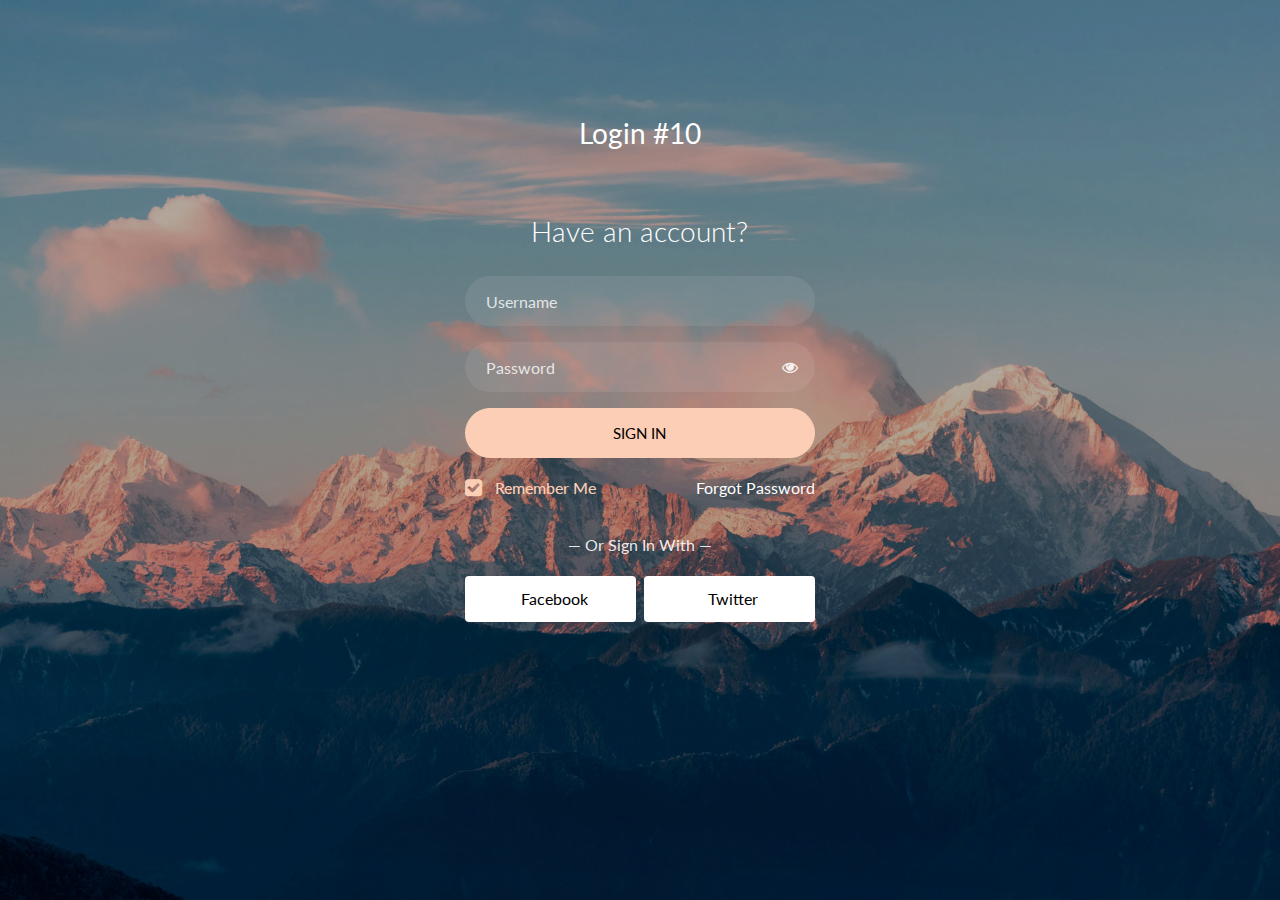
<file: Login/index.html>
<!doctype html>
<html lang="en">
  <head>
  	<title>Login 10</title>
    <meta charset="utf-8">
    <meta name="viewport" content="width=device-width, initial-scale=1, shrink-to-fit=no">

	<link href="https://fonts.googleapis.com/css?family=Lato:300,400,700&display=swap" rel="stylesheet">

	<link rel="stylesheet" href="https://stackpath.bootstrapcdn.com/font-awesome/4.7.0/css/font-awesome.min.css">
	
	<link rel="stylesheet" href="css/style.css">

	</head>
	<body class="img js-fullheight" style="background-image: url(images/bg.jpg);">
	<section class="ftco-section">
		<div class="container">
			<div class="row justify-content-center">
				<div class="col-md-6 text-center mb-5">
					<h2 class="heading-section">Login #10</h2>
				</div>
			</div>
			<div class="row justify-content-center">
				<div class="col-md-6 col-lg-4">
					<div class="login-wrap p-0">
		      	<h3 class="mb-4 text-center">Have an account?</h3>
		      	<form action="#" class="signin-form">
		      		<div class="form-group">
		      			<input type="text" class="form-control" placeholder="Username" required>
		      		</div>
	            <div class="form-group">
	              <input id="password-field" type="password" class="form-control" placeholder="Password" required>
	              <span toggle="#password-field" class="fa fa-fw fa-eye field-icon toggle-password"></span>
	            </div>
	            <div class="form-group">
	            	<button type="submit" class="form-control btn btn-primary submit px-3">Sign In</button>
	            </div>
	            <div class="form-group d-md-flex">
	            	<div class="w-50">
		            	<label class="checkbox-wrap checkbox-primary">Remember Me
									  <input type="checkbox" checked>
									  <span class="checkmark"></span>
									</label>
								</div>
								<div class="w-50 text-md-right">
									<a href="#" style="color: #fff">Forgot Password</a>
								</div>
	            </div>
	          </form>
	          <p class="w-100 text-center">&mdash; Or Sign In With &mdash;</p>
	          <div class="social d-flex text-center">
	          	<a href="#" class="px-2 py-2 mr-md-1 rounded"><span class="ion-logo-facebook mr-2"></span> Facebook</a>
	          	<a href="#" class="px-2 py-2 ml-md-1 rounded"><span class="ion-logo-twitter mr-2"></span> Twitter</a>
	          </div>
		      </div>
				</div>
			</div>
		</div>
	</section>

	<script src="js/jquery.min.js"></script>
  <script src="js/popper.js"></script>
  <script src="js/bootstrap.min.js"></script>
  <script src="js/main.js"></script>

	</body>
</html>
</file>
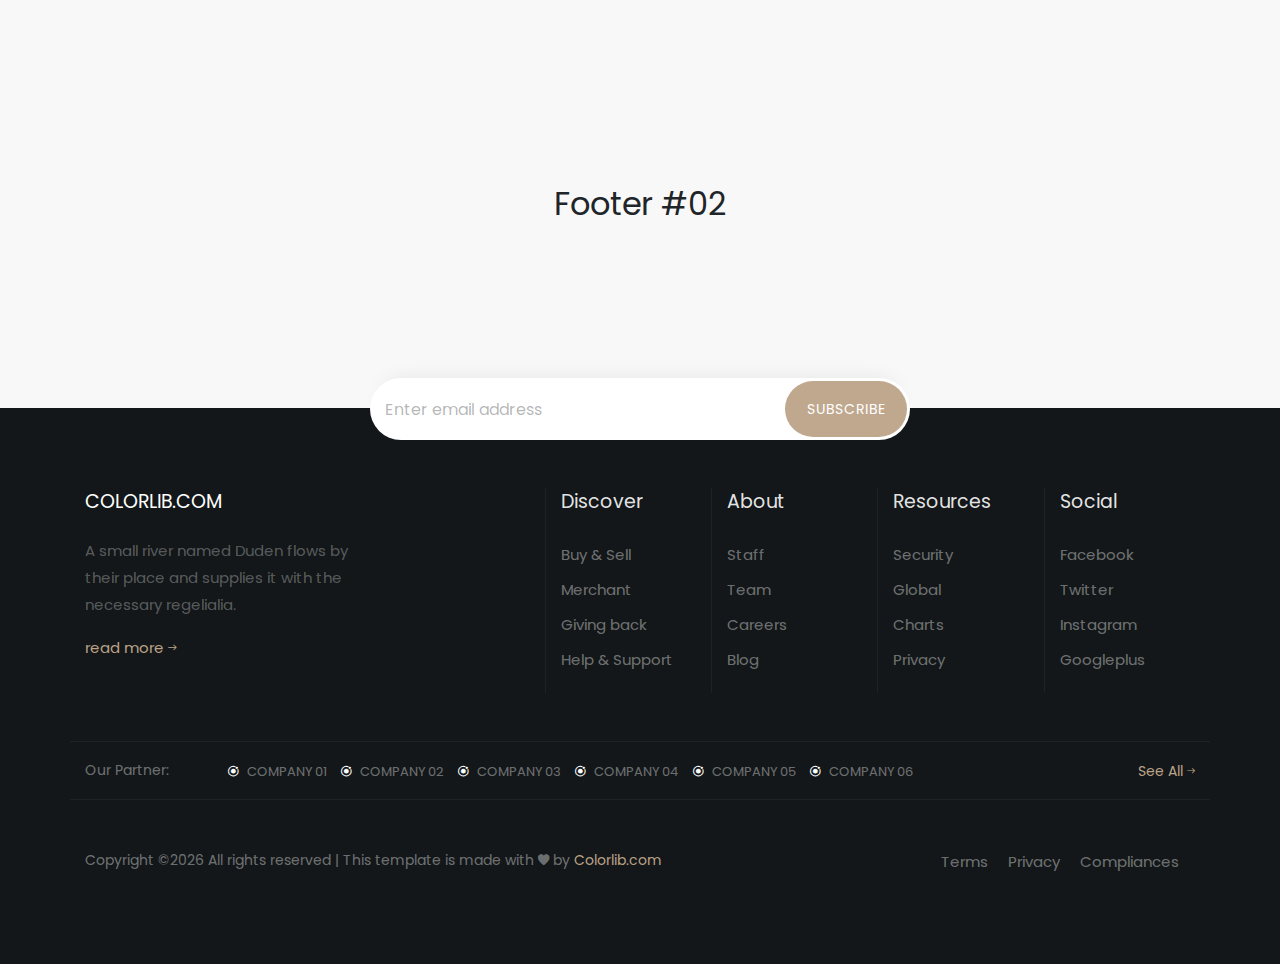
<file: bootstrap-footer-12/bootstrap-footer-12/index.html>
<!doctype html>
<html lang="en">
  <head>
  	<title>Footer 02</title>
    <meta charset="utf-8">
    <meta name="viewport" content="width=device-width, initial-scale=1, shrink-to-fit=no">

    <link href="https://fonts.googleapis.com/css?family=Poppins:300,400,500,600,700,800,900" rel="stylesheet">
	
		<link rel="stylesheet" href="css/ionicons.min.css">
		<link rel="stylesheet" href="css/style.css">
  </head>
  <body>
		<section class="ftco-section">
			<div class="container">
				<div class="row justify-content-center">
					<div class="col-md-6 text-center">
						<h2>Footer #02</h2>
					</div>
				</div>
			</div>
		</section>
		<footer class="footer-02">
			<div class="container">
				<div class="row justify-content-center">
					<div class="col-10 col-lg-6">
						<div class="subscribe mb-5">
							<form action="#" class="subscribe-form">
                <div class="form-group d-flex">
                  <input type="text" class="form-control rounded-left" placeholder="Enter email address">
                  <input type="submit" value="Subscribe" class="form-control submit px-3">
                </div>
              </form>
						</div>
					</div>
				</div>
				<div class="row">
					<div class="col-md-4 col-lg-5">
						<div class="row">
							<div class="col-md-12 col-lg-8 mb-md-0 mb-4">
								<h2 class="footer-heading"><a href="#" class="logo">Colorlib.com</a></h2>
								<p>A small river named Duden flows by their place and supplies it with the necessary regelialia.</p>
								<a href="#">read more <span class="ion-ios-arrow-round-forward"></span></a>
							</div>
						</div>
					</div>
					<div class="col-md-8 col-lg-7">
						<div class="row">
							<div class="col-md-3 mb-md-0 mb-4 border-left">
								<h2 class="footer-heading">Discover</h2>
								<ul class="list-unstyled">
		              <li><a href="#" class="py-1 d-block">Buy &amp; Sell</a></li>
		              <li><a href="#" class="py-1 d-block">Merchant</a></li>
		              <li><a href="#" class="py-1 d-block">Giving back</a></li>
		              <li><a href="#" class="py-1 d-block">Help &amp; Support</a></li>
		            </ul>
							</div>
							<div class="col-md-3 mb-md-0 mb-4 border-left">
								<h2 class="footer-heading">About</h2>
								<ul class="list-unstyled">
		              <li><a href="#" class="py-1 d-block">Staff</a></li>
		              <li><a href="#" class="py-1 d-block">Team</a></li>
		              <li><a href="#" class="py-1 d-block">Careers</a></li>
		              <li><a href="#" class="py-1 d-block">Blog</a></li>
		            </ul>
							</div>
							<div class="col-md-3 mb-md-0 mb-4 border-left">
								<h2 class="footer-heading">Resources</h2>
								<ul class="list-unstyled">
		              <li><a href="#" class="py-1 d-block">Security</a></li>
		              <li><a href="#" class="py-1 d-block">Global</a></li>
		              <li><a href="#" class="py-1 d-block">Charts</a></li>
		              <li><a href="#" class="py-1 d-block">Privacy</a></li>
		            </ul>
							</div>
							<div class="col-md-3 mb-md-0 mb-4 border-left">
								<h2 class="footer-heading">Social</h2>
								<ul class="list-unstyled">
		              <li><a href="#" class="py-1 d-block">Facebook</a></li>
		              <li><a href="#" class="py-1 d-block">Twitter</a></li>
		              <li><a href="#" class="py-1 d-block">Instagram</a></li>
		              <li><a href="#" class="py-1 d-block">Googleplus</a></li>
		            </ul>
							</div>
						</div>
					</div>
				</div>
				<div class="row partner-wrap mt-5">
					<div class="col-md-12">
						<div class="row align-items-center">
							<div class="col">
								<h3 class="mb-0">Our Partner:</h3>
							</div>
							<div class="col-md-9">
								<p class="partner-name mb-0">
									<a href="#"><span class="ion-logo-ionic mr-2"></span>Company 01</a>
									<a href="#"><span class="ion-logo-ionic mr-2"></span>Company 02</a>
									<a href="#"><span class="ion-logo-ionic mr-2"></span>Company 03</a>
									<a href="#"><span class="ion-logo-ionic mr-2"></span>Company 04</a>
									<a href="#"><span class="ion-logo-ionic mr-2"></span>Company 05</a>
									<a href="#"><span class="ion-logo-ionic mr-2"></span>Company 06</a>
								</p>
							</div>
							<div class="col text-md-right">
								<p class="mb-0"><a href="#" class="btn-custom">See All <span class="ion-ios-arrow-round-forward"></span></a></p>
							</div>
						</div>
					</div>
				</div>
				<div class="row mt-5">
          <div class="col-md-6 col-lg-8">

            <p class="copyright"><!-- Link back to Colorlib can't be removed. Template is licensed under CC BY 3.0. -->
  Copyright &copy;<script>document.write(new Date().getFullYear());</script> All rights reserved | This template is made with <i class="ion-ios-heart" aria-hidden="true"></i> by <a href="https://colorlib.com" target="_blank">Colorlib.com</a>
  <!-- Link back to Colorlib can't be removed. Template is licensed under CC BY 3.0. --></p>
          </div>
          <div class="col-md-6 col-lg-4 text-md-right">
          	<p class="mb-0 list-unstyled">
          		<a class="mr-md-3" href="#">Terms</a>
          		<a class="mr-md-3" href="#">Privacy</a>
          		<a class="mr-md-3" href="#">Compliances</a>
          	</p>
          </div>
        </div>
			</div>
		</footer>

		

    <script src="js/jquery.min.js"></script>
    <script src="js/popper.js"></script>
    <script src="js/bootstrap.min.js"></script>
    <script src="js/main.js"></script>
  </body>
</html>
</file>
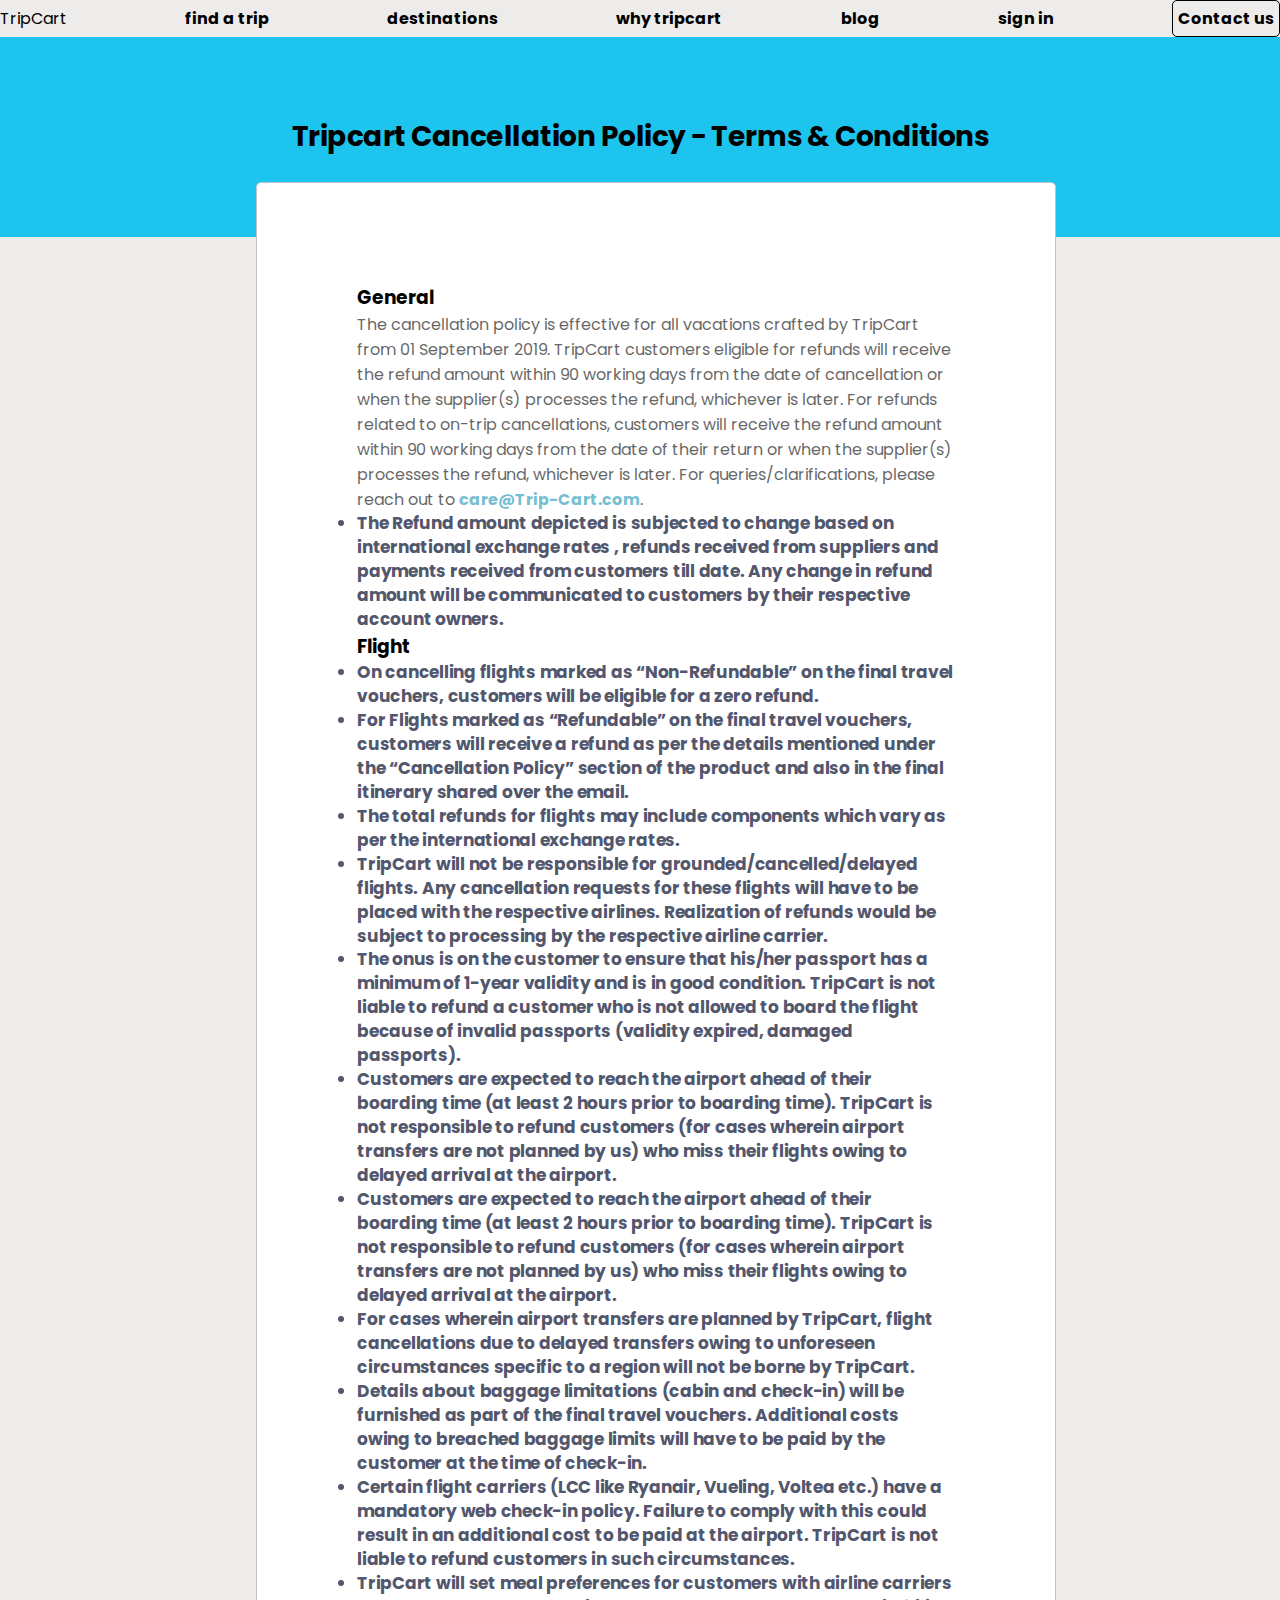
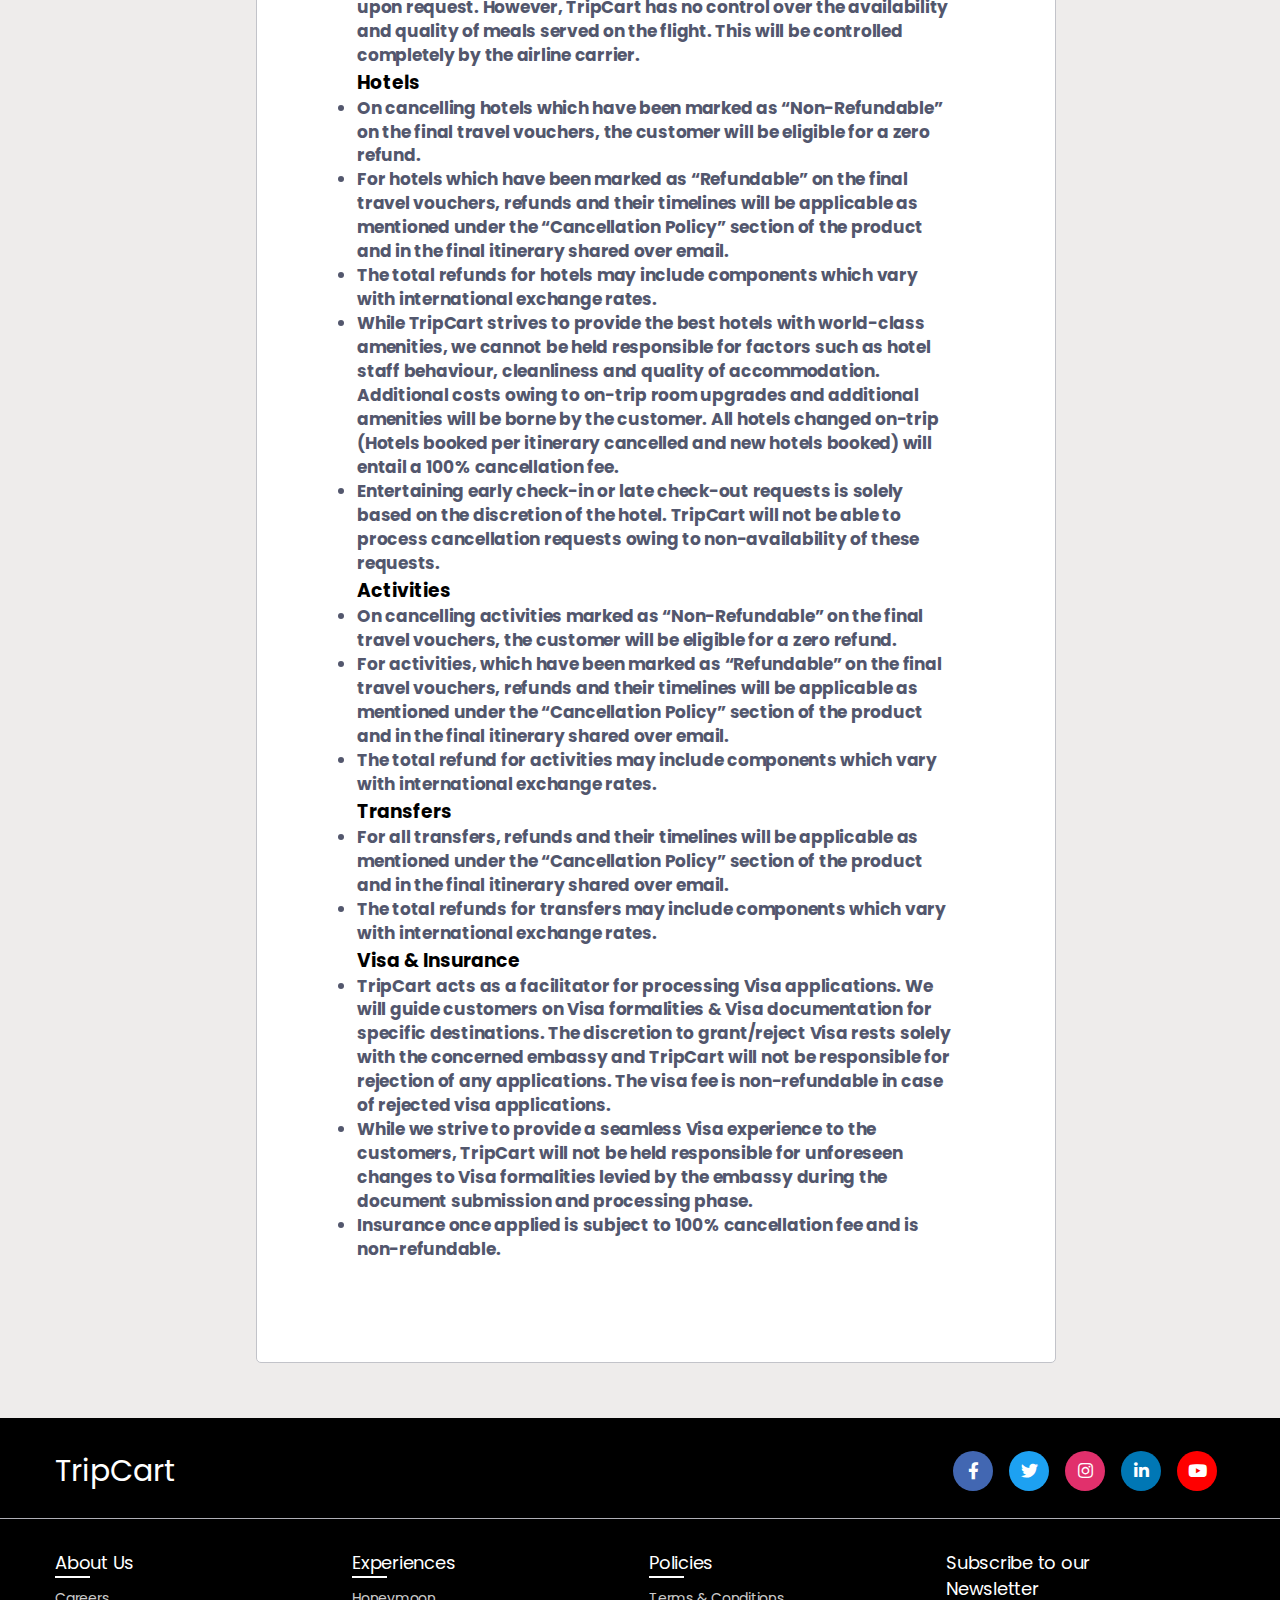
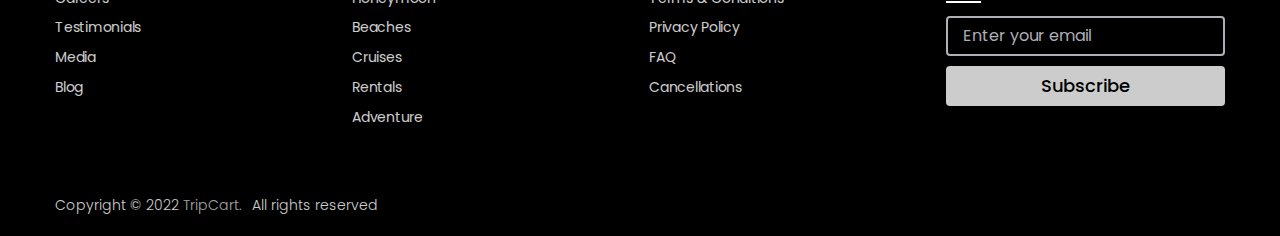
<file: cancellation-policy.html>
<!DOCTYPE html>
<html lang="en">
<head>
    <meta charset="UTF-8">
    <meta http-equiv="X-UA-Compatible" content="IE=edge">
    <meta name="viewport" content="width=device-width, initial-scale=1.0">

    <!-- Meta Pixel Code -->
		<script>
      !function(f,b,e,v,n,t,s)
      {if(f.fbq)return;n=f.fbq=function(){n.callMethod?
      n.callMethod.apply(n,arguments):n.queue.push(arguments)};
      if(!f._fbq)f._fbq=n;n.push=n;n.loaded=!0;n.version='2.0';
      n.queue=[];t=b.createElement(e);t.async=!0;
      t.src=v;s=b.getElementsByTagName(e)[0];
      s.parentNode.insertBefore(t,s)}(window, document,'script',
      'https://connect.facebook.net/en_US/fbevents.js');
      fbq('init', '492711771292754');
      fbq('track', 'PageView');
      </script>
      <noscript><img height="1" width="1" style="display:none"
      src="https://www.facebook.com/tr?id=492711771292754&ev=PageView&noscript=1"
      /></noscript>
    <!-- End Meta Pixel Code -->

    <!-- Global site tag (gtag.js) - Google Analytics -->
		<script async src="https://www.googletagmanager.com/gtag/js?id=G-E1DHZ55GTW"></script>
		<script>
		window.dataLayer = window.dataLayer || [];
		function gtag(){dataLayer.push(arguments);}
		gtag('js', new Date());

		gtag('config', 'G-E1DHZ55GTW');
		</script>
		<!-- Global site tag (gtag.js) - Google Analytics End-->

    <link rel="preconnect" href="https://fonts.googleapis.com">
    <link rel="preconnect" href="https://fonts.gstatic.com" crossorigin>
    <link href="https://fonts.googleapis.com/css2?family=Poppins:wght@300&display=swap" rel="stylesheet"> 
    <link href="assets/css/cancellation.css" rel="stylesheet">

    <link rel="stylesheet" href="https://cdnjs.cloudflare.com/ajax/libs/font-awesome/5.15.2/css/all.min.css"/>

    <!-- TAB ICON -->
		<link rel="shortcut icon" href="assets/img/Logo type 1-01.png"/>
		<!--fav-icon------------------------------------->
		<link rel="shortcut icon" href="assets/img/favicon/favicon-32x32.png"/>

<title> Cancellation Policy | TripCart </title>
</head>
<body>

    <!-- Google Tag Manager (noscript) -->
		<noscript><iframe src="https://www.googletagmanager.com/ns.html?id=GTM-WB62PTB"
      height="0" width="0" style="display:none;visibility:hidden"></iframe></noscript>
    <!-- End Google Tag Manager (noscript) -->

    <div class="first-header">
      <span class="logo_name">TripCart</span>
        <a href="#">find a trip</a>
        <a href="#">destinations</a>
        <a href="#">why tripcart</a>
        <a href="#">blog</a>
        <a href="#">sign in</a>

        <a href="#" class="contact">Contact us</a>
    </div>
    <div class="second-header">Tripcart Cancellation Policy - Terms & Conditions</div>
    <div class="main-content">
        <h3>General</h3>
        <p>The cancellation policy is effective for all vacations crafted by TripCart from 01 September 2019. TripCart customers eligible for refunds will receive the refund amount within 90 working days from the date of cancellation or when the supplier(s) processes the refund, whichever is later. For refunds related to on-trip cancellations, customers will receive the refund amount within 90 working days from the date of their return or when the supplier(s) processes the refund, whichever is later. For queries/clarifications, please reach out to <a href="#">care@Trip-Cart.com</a>.</p>
        <ul><li>The Refund amount depicted is subjected to change based on international exchange rates , refunds received from suppliers and payments received from customers till date. Any change in refund amount will be communicated to customers by their respective account owners.</li></ul>
        
        <h3>Flight</h3>
        <ul><li>On cancelling flights marked as “Non-Refundable” on the final travel vouchers, customers will be eligible for a zero refund.</li></ul>
        <ul><li>For Flights marked as “Refundable” on the final travel vouchers, customers will receive a refund as per the details mentioned under the “Cancellation Policy” section of the product and also in the final itinerary shared over the email.</li></ul>
        <ul><li>The total refunds for flights may include components which vary as per the international exchange rates.</li></ul>
        <ul><li>TripCart will not be responsible for grounded/cancelled/delayed flights. Any cancellation requests for these flights will have to be placed with the respective airlines. Realization of refunds would be subject to processing by the respective airline carrier.</li></ul>
        <ul><li>The onus is on the customer to ensure that his/her passport has a minimum of 1-year validity and is in good condition. TripCart is not liable to refund a customer who is not allowed to board the flight because of invalid passports (validity expired, damaged passports).</li></ul>
        <ul><li>Customers are expected to reach the airport ahead of their boarding time (at least 2 hours prior to boarding time). TripCart is not responsible to refund customers (for cases wherein airport transfers are not planned by us) who miss their flights owing to delayed arrival at the airport.</li></ul>

        <ul><li>Customers are expected to reach the airport ahead of their boarding time (at least 2 hours prior to boarding time). TripCart is not responsible to refund customers (for cases wherein airport transfers are not planned by us) who miss their flights owing to delayed arrival at the airport.</li></ul>
        <ul><li>For cases wherein airport transfers are planned by TripCart, flight cancellations due to delayed transfers owing to unforeseen circumstances specific to a region will not be borne by TripCart.</li></ul>
        <ul><li>Details about baggage limitations (cabin and check-in) will be furnished as part of the final travel vouchers. Additional costs owing to breached baggage limits will have to be paid by the customer at the time of check-in.</li></ul>
        <ul><li>Certain flight carriers (LCC like Ryanair, Vueling, Voltea etc.) have a mandatory web check-in policy. Failure to comply with this could result in an additional cost to be paid at the airport. TripCart is not liable to refund customers in such circumstances.</li></ul>
        <ul><li>TripCart will set meal preferences for customers with airline carriers upon request. However, TripCart has no control over the availability and quality of meals served on the flight. This will be controlled completely by the airline carrier.</li></ul>
    
        

        <h3>Hotels</h3>
        <ul><li>On cancelling hotels which have been marked as “Non-Refundable” on the final travel vouchers, the customer will be eligible for a zero refund.</li></ul>
        <ul><li>For hotels which have been marked as “Refundable” on the final travel vouchers, refunds and their timelines will be applicable as mentioned under the “Cancellation Policy” section of the product and in the final itinerary shared over email.</li></ul>
        <ul><li>The total refunds for hotels may include components which vary with international exchange rates.</li></ul>
        <ul><li>While TripCart strives to provide the best hotels with world-class amenities, we cannot be held responsible for factors such as hotel staff behaviour, cleanliness and quality of accommodation. Additional costs owing to on-trip room upgrades and additional amenities will be borne by the customer. All hotels changed on-trip (Hotels booked per itinerary cancelled and new hotels booked) will entail a 100% cancellation fee.</li></ul>
        <ul><li>Entertaining early check-in or late check-out requests is solely based on the discretion of the hotel. TripCart will not be able to process cancellation requests owing to non-availability of these requests.</li></ul>
        

        <h3>Activities</h3>
        <ul><li>On cancelling activities marked as “Non-Refundable” on the final travel vouchers, the customer will be eligible for a zero refund.</li></ul>
        <ul><li>For activities, which have been marked as “Refundable” on the final travel vouchers, refunds and their timelines will be applicable as mentioned under the “Cancellation Policy” section of the product and in the final itinerary shared over email.</li></ul>
        <ul><li>The total refund for activities may include components which vary with international exchange rates.</li></ul>

        <h3>Transfers</h3>
        <ul><li>For all transfers, refunds and their timelines will be applicable as mentioned under the “Cancellation Policy” section of the product and in the final itinerary shared over email.</li></ul>
        <ul><li>The total refunds for transfers may include components which vary with international exchange rates.</li></ul>

        <h3>Visa & Insurance</h3>
        <ul><li>TripCart acts as a facilitator for processing Visa applications. We will guide customers on Visa formalities & Visa documentation for specific destinations. The discretion to grant/reject Visa rests solely with the concerned embassy and TripCart will not be responsible for rejection of any applications. The visa fee is non-refundable in case of rejected visa applications.</li></ul>
        <ul><li>While we strive to provide a seamless Visa experience to the customers, TripCart will not be held responsible for unforeseen changes to Visa formalities levied by the embassy during the document submission and processing phase.</li></ul>
        <ul><li>Insurance once applied is subject to 100% cancellation fee and is non-refundable.</li></ul>
    </div>

    <!--Footer Start-->
    <footer>
      <div class="content">
        <div class="top">
          <div class="logo-details">
            <span class="logo_name">TripCart</span>
          </div>
          <div class="media-icons">
            <a href="https://www.facebook.com/tripcartindia"><i class="fab fa-facebook-f"></i></a>
            <a href="https://twitter.com/tripcartindia"><i class="fab fa-twitter"></i></a>
            <a href="https://www.instagram.com/tripcartindia/"><i class="fab fa-instagram"></i></a>
            <a href="https://www.linkedin.com/company/tripcartindia/"><i class="fab fa-linkedin-in"></i></a>
            <a href="https://www.youtube.com/c/TripCartOfficial"><i class="fab fa-youtube"></i></a>
          </div>
        </div>
        <div class="link-boxes">
          <ul class="box">
            <li class="link_name">About Us</li>
            <li><a href="#">Careers</a></li>
            <li><a href="#">Testimonials</a></li>
            <li><a href="#">Media</a></li>
            <li><a href="#">Blog</a></li>
          </ul>
          <ul class="box">
            <li class="link_name">Experiences</li>
            <li><a href="#">Honeymoon</a></li>
            <li><a href="#">Beaches</a></li>
            <li><a href="#">Cruises</a></li>
            <li><a href="#">Rentals</a></li>
            <li><a href="#">Adventure</a></li>
          </ul>
          <ul class="box">
            <li class="link_name">Policies</li>
            <li><a href="#">Terms & Conditions</a></li>
            <li><a href="#">Privacy Policy</a></li>
            <li><a href="#">FAQ</a></li>
            <li><a href="cancellation-policy.html">Cancellations</a></li>
          </ul>
          <ul class="box input-box">
            <li class="link_name">Subscribe to our Newsletter</li>
            <li><input type="text" placeholder="Enter your email"></li>
            <li><input type="button" value="Subscribe"></li>
          </ul>
        </div>
      </div>
      <div class="bottom-details">
        <div class="bottom_text">
          <span class="copyright_text">Copyright © 2022 <a href="#">TripCart.</a>All rights reserved</span>
        </div>
      </div>
  </footer>
  <!--Footer End-->

</body>
</html>
</file>
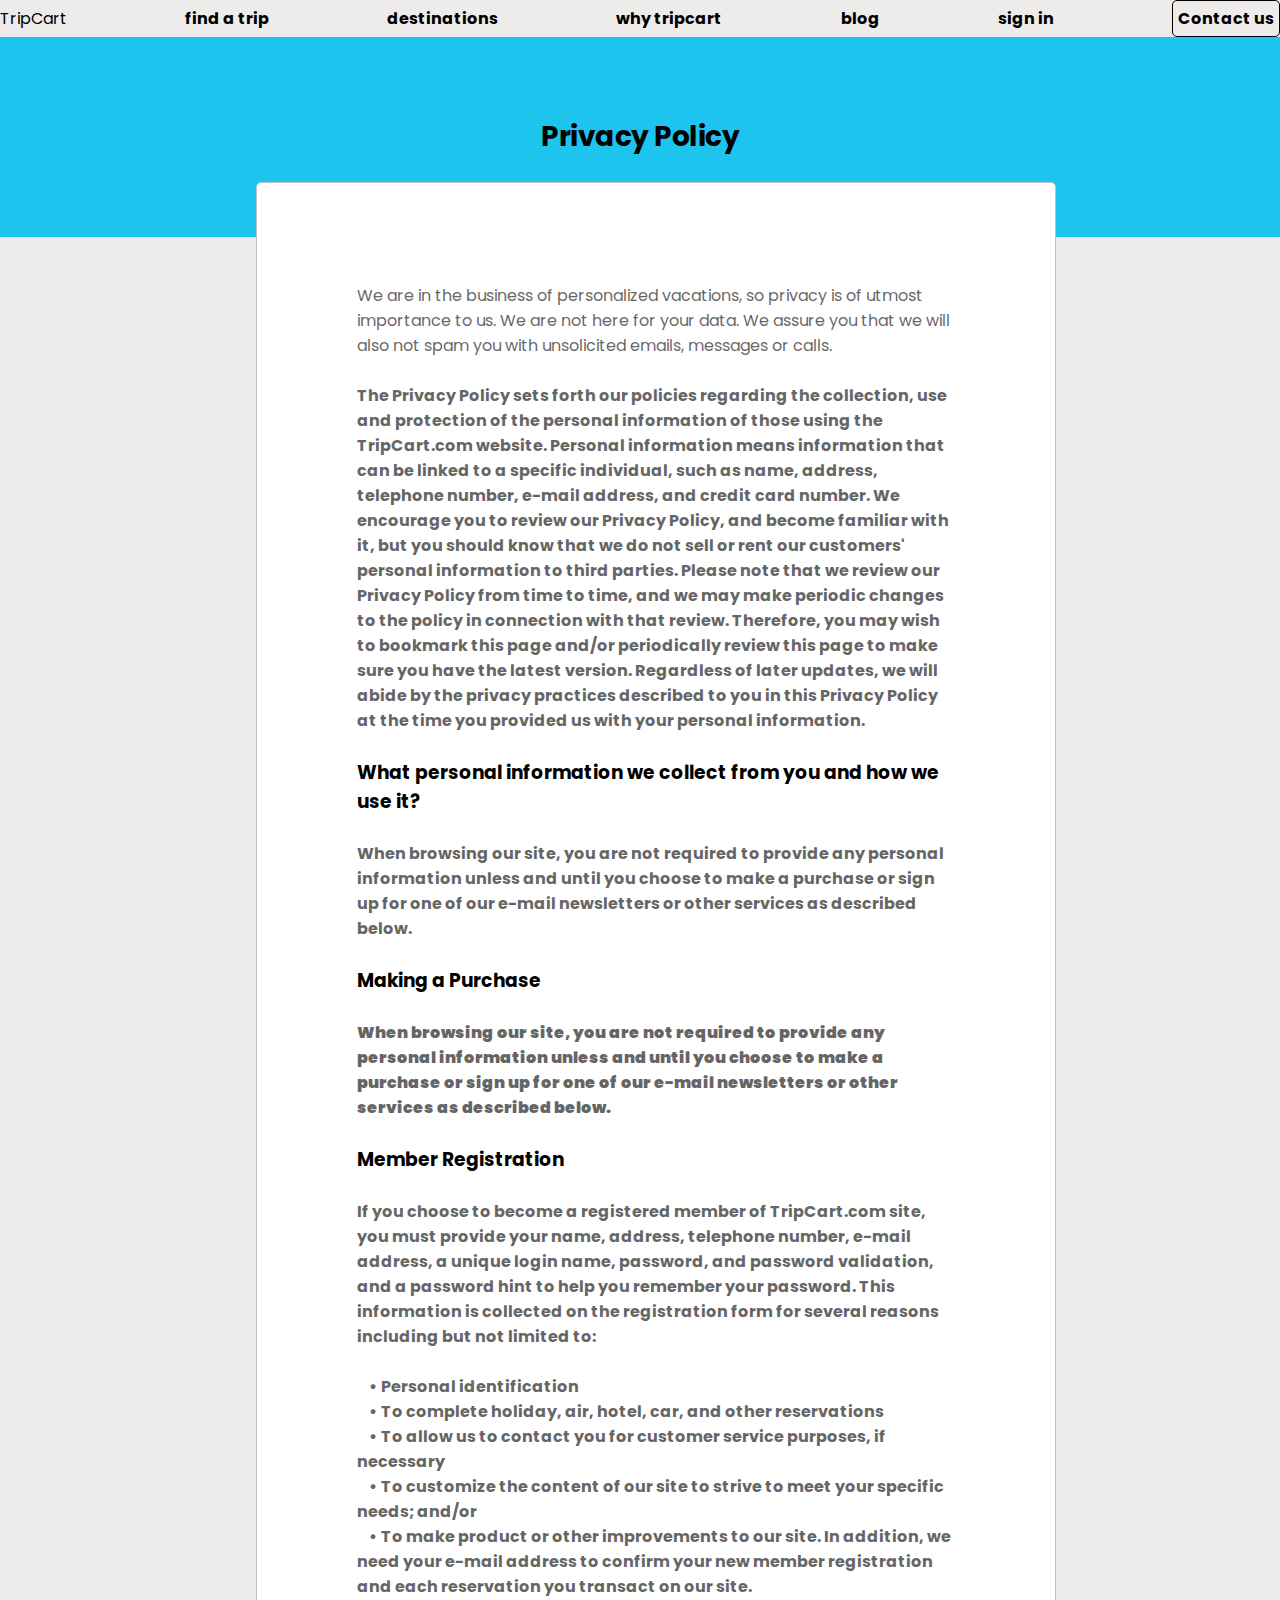
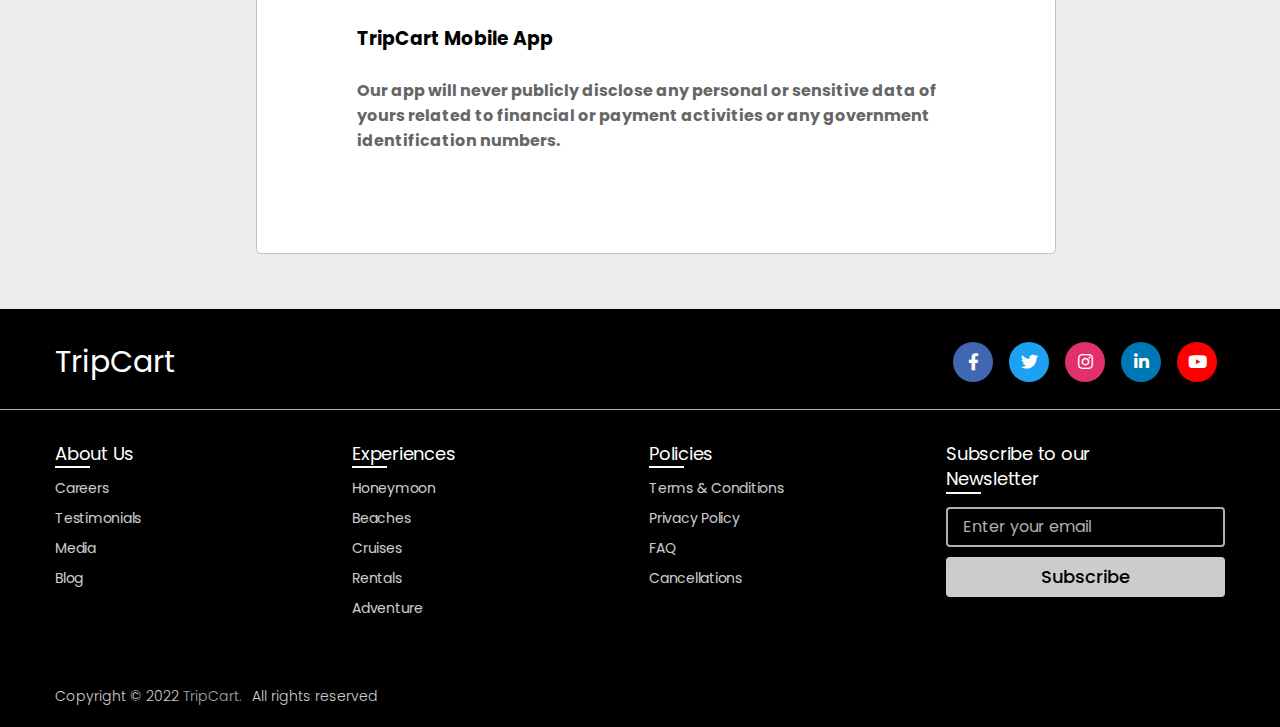
<file: privacy-policy.html>
<!DOCTYPE html>
<html lang="en">
<head>
    <meta charset="UTF-8">
    <meta http-equiv="X-UA-Compatible" content="IE=edge">
    <meta name="viewport" content="width=device-width, initial-scale=1.0">

    <!-- Meta Pixel Code -->
		<script>
      !function(f,b,e,v,n,t,s)
      {if(f.fbq)return;n=f.fbq=function(){n.callMethod?
      n.callMethod.apply(n,arguments):n.queue.push(arguments)};
      if(!f._fbq)f._fbq=n;n.push=n;n.loaded=!0;n.version='2.0';
      n.queue=[];t=b.createElement(e);t.async=!0;
      t.src=v;s=b.getElementsByTagName(e)[0];
      s.parentNode.insertBefore(t,s)}(window, document,'script',
      'https://connect.facebook.net/en_US/fbevents.js');
      fbq('init', '492711771292754');
      fbq('track', 'PageView');
      </script>
      <noscript><img height="1" width="1" style="display:none"
      src="https://www.facebook.com/tr?id=492711771292754&ev=PageView&noscript=1"
      /></noscript>
    <!-- End Meta Pixel Code -->

    <!-- Global site tag (gtag.js) - Google Analytics -->
		<script async src="https://www.googletagmanager.com/gtag/js?id=G-E1DHZ55GTW"></script>
		<script>
		window.dataLayer = window.dataLayer || [];
		function gtag(){dataLayer.push(arguments);}
		gtag('js', new Date());

		gtag('config', 'G-E1DHZ55GTW');
		</script>
		<!-- Global site tag (gtag.js) - Google Analytics End-->

    <link rel="preconnect" href="https://fonts.googleapis.com">
    <link rel="preconnect" href="https://fonts.gstatic.com" crossorigin>
    <link href="https://fonts.googleapis.com/css2?family=Poppins:wght@300&display=swap" rel="stylesheet"> 
    <link href="assets/css/cancellation.css" rel="stylesheet">

    <link rel="stylesheet" href="https://cdnjs.cloudflare.com/ajax/libs/font-awesome/5.15.2/css/all.min.css"/>

    <!-- TAB ICON -->
		<link rel="shortcut icon" href="assets/img/Logo type 1-01.png"/>
		<!--fav-icon------------------------------------->
		<link rel="shortcut icon" href="assets/img/favicon/favicon-32x32.png"/>

<title> Privacy Policy | TripCart </title>
</head>
<body>

    <!-- Google Tag Manager (noscript) -->
		<noscript><iframe src="https://www.googletagmanager.com/ns.html?id=GTM-WB62PTB"
      height="0" width="0" style="display:none;visibility:hidden"></iframe></noscript>
    <!-- End Google Tag Manager (noscript) -->

    <div class="first-header">
      
      <span class="logo_name">TripCart</span>
        <a href="#">find a trip</a>
        <a href="#">destinations</a>
        <a href="#">why tripcart</a>
        <a href="https://13.232.50.173/">blog</a>
        <a href="Login/login.html">sign in</a>
        <a href="tel:919504154154" class="contact">Contact us</a>
    </div>
    <div class="second-header"> Privacy Policy </div>
    <div class="main-content">
        
        <p>We are in the business of personalized vacations, so privacy is of utmost importance to us. We are not here for your data. We assure you that we will also not spam you with unsolicited emails, messages or calls.</p>
        <br>
        <p> 
        <strong>
            The Privacy Policy sets forth our policies regarding the collection, use and protection of the personal information of those using the TripCart.com website. Personal information means information that can be linked to a specific individual, such as name, address, telephone number, e-mail address, and credit card number. We encourage you to review our Privacy Policy, and become familiar with it, but you should know that we do not sell or rent our customers' personal information to third parties. Please note that we review our Privacy Policy from time to time, and we may make periodic changes to the policy in connection with that review. Therefore, you may wish to bookmark this page and/or periodically review this page to make sure you have the latest version. Regardless of later updates, we will abide by the privacy practices described to you in this Privacy Policy at the time you provided us with your personal information. 
        </strong> 
        </p>
        <br>
        <h3>
            What personal information we collect from you and how we use it?
        </h3>
        <br>
        <p>
        <strong>
            When browsing our site, you are not required to provide any personal information unless and until you choose to make a purchase or sign up for one of our e-mail newsletters or other services as described below.
        </strong>
        </p>
        <br>
        <h3>
            Making a Purchase
        </h3>
        <br>
        <p>
        <strong>
            <p>
                <strong>
                    When browsing our site, you are not required to provide any personal information unless and until you choose to make a purchase or sign up for one of our e-mail newsletters or other services as described below.
                </strong>
                </p>
        </strong>
        </p>
        <br>
        <h3>
            Member Registration
        </h3>
        <br>
        <p>
            <strong>
                If you choose to become a registered member of TripCart.com site, you must provide your name, address, telephone number, e-mail address, a unique login name, password, and password validation, and a password hint to help you remember your password. This information is collected on the registration form for several reasons including but not limited to:
            </strong>
        </p>
        <br>
    <strong>    
        <p> &nbsp; &nbsp;
            •	Personal identification
        </p>
    </strong>    
    <strong> 
        <p> &nbsp; &nbsp;
            •	To complete holiday, air, hotel, car, and other reservations
        </p>
    </strong> 
    <strong>    
        <p>     &nbsp; &nbsp;
            •	To allow us to contact you for customer service purposes, if necessary
        </p>    
    </strong>  
    <strong>     
        <p> &nbsp; &nbsp;
            •	To customize the content of our site to strive to meet your specific needs; and/or
        </p>
    </strong>
    <strong>      
        <p> &nbsp; &nbsp;
            •	To make product or other improvements to our site. In addition, we need your e-mail address to confirm your new member registration and each reservation you transact on our site.
        </p>
    </strong> 
        <br>
        <h3>TripCart Mobile App</h3>
        <br>
        <p>
            <strong>
                Our app will never publicly disclose any personal or sensitive data of yours related to financial or payment activities or any government identification numbers.
            </strong>
    </div>

    <!--Footer Start-->
    <footer>
      <div class="content">
        <div class="top">
          <div class="logo-details">
            <span class="logo_name">TripCart</span>
          </div>
          <div class="media-icons">
            <a href="https://www.facebook.com/tripcartindia"><i class="fab fa-facebook-f"></i></a>
            <a href="https://twitter.com/tripcartindia"><i class="fab fa-twitter"></i></a>
            <a href="https://www.instagram.com/tripcartindia/"><i class="fab fa-instagram"></i></a>
            <a href="https://www.linkedin.com/company/tripcartindia/"><i class="fab fa-linkedin-in"></i></a>
            <a href="https://www.youtube.com/c/TripCartOfficial"><i class="fab fa-youtube"></i></a>
          </div>
        </div>
        <div class="link-boxes">
          <ul class="box">
            <li class="link_name">About Us</li>
            <li><a href="#">Careers</a></li>
            <li><a href="#">Testimonials</a></li>
            <li><a href="#">Media</a></li>
            <li><a href="#">Blog</a></li>
          </ul>
          <ul class="box">
            <li class="link_name">Experiences</li>
            <li><a href="#">Honeymoon</a></li>
            <li><a href="#">Beaches</a></li>
            <li><a href="#">Cruises</a></li>
            <li><a href="#">Rentals</a></li>
            <li><a href="#">Adventure</a></li>
          </ul>
          <ul class="box">
            <li class="link_name">Policies</li>
            <li><a href="#">Terms & Conditions</a></li>
            <li><a href="#">Privacy Policy</a></li>
            <li><a href="#">FAQ</a></li>
            <li><a href="cancellation-policy.html">Cancellations</a></li>
          </ul>
          <ul class="box input-box">
            <li class="link_name">Subscribe to our Newsletter</li>
            <li><input type="text" placeholder="Enter your email"></li>
            <li><input type="button" value="Subscribe"></li>
          </ul>
        </div>
      </div>
      <div class="bottom-details">
        <div class="bottom_text">
          <span class="copyright_text">Copyright © 2022 <a href="#">TripCart.</a>All rights reserved</span>
        </div>
      </div>
  </footer>
  <!--Footer End-->

</body>
</html>
</file>
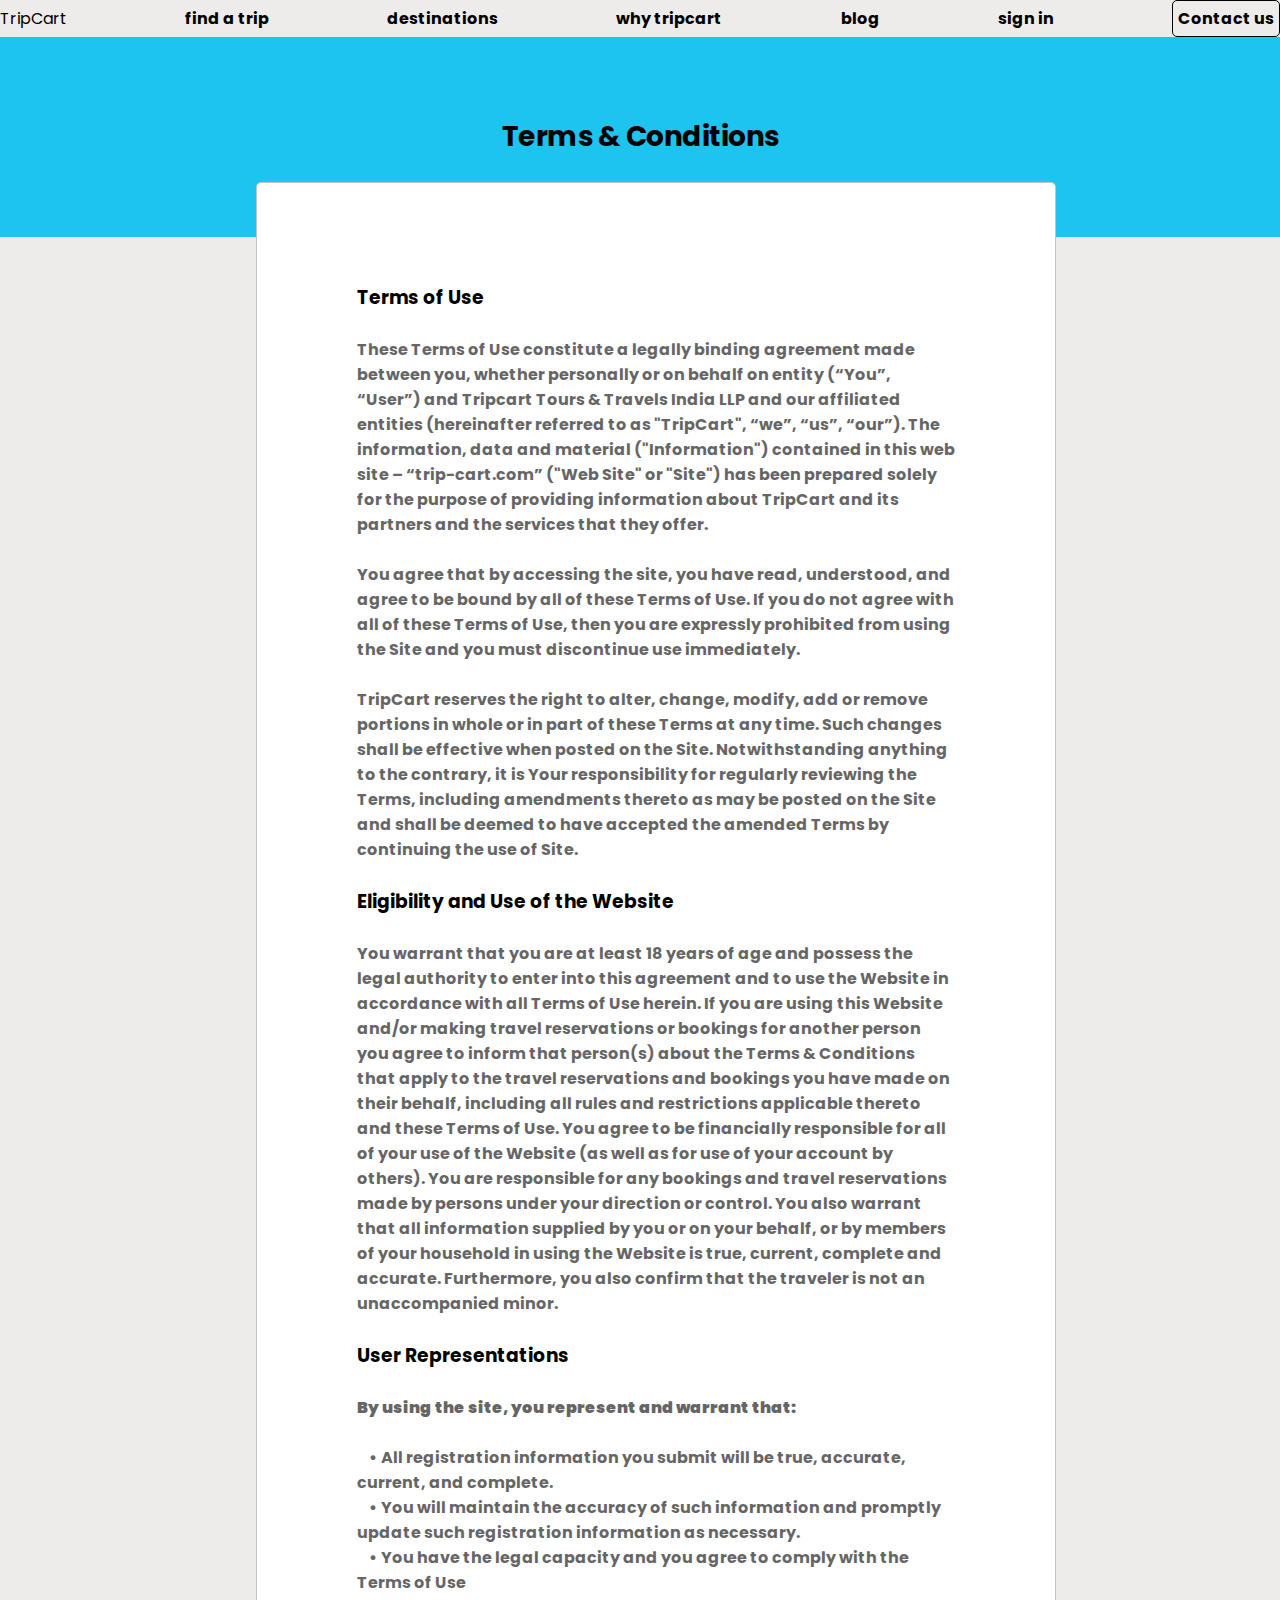
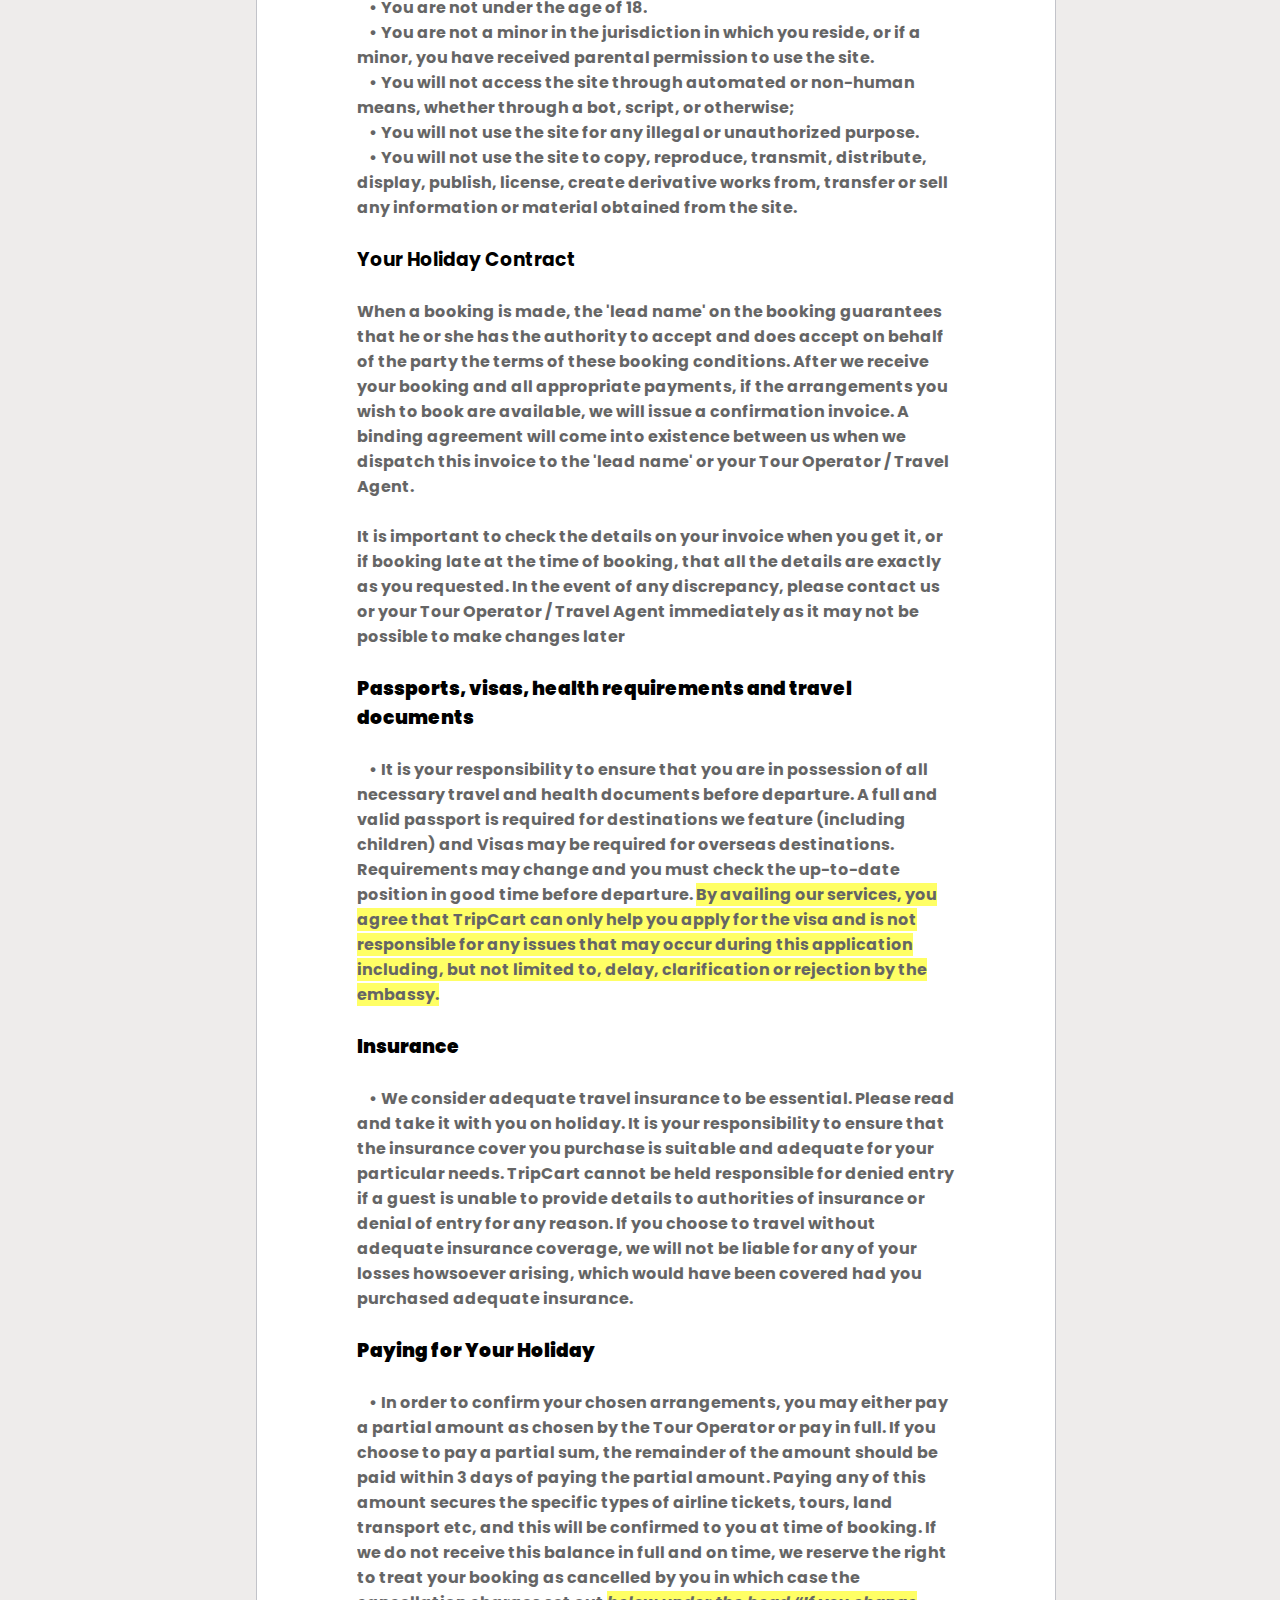
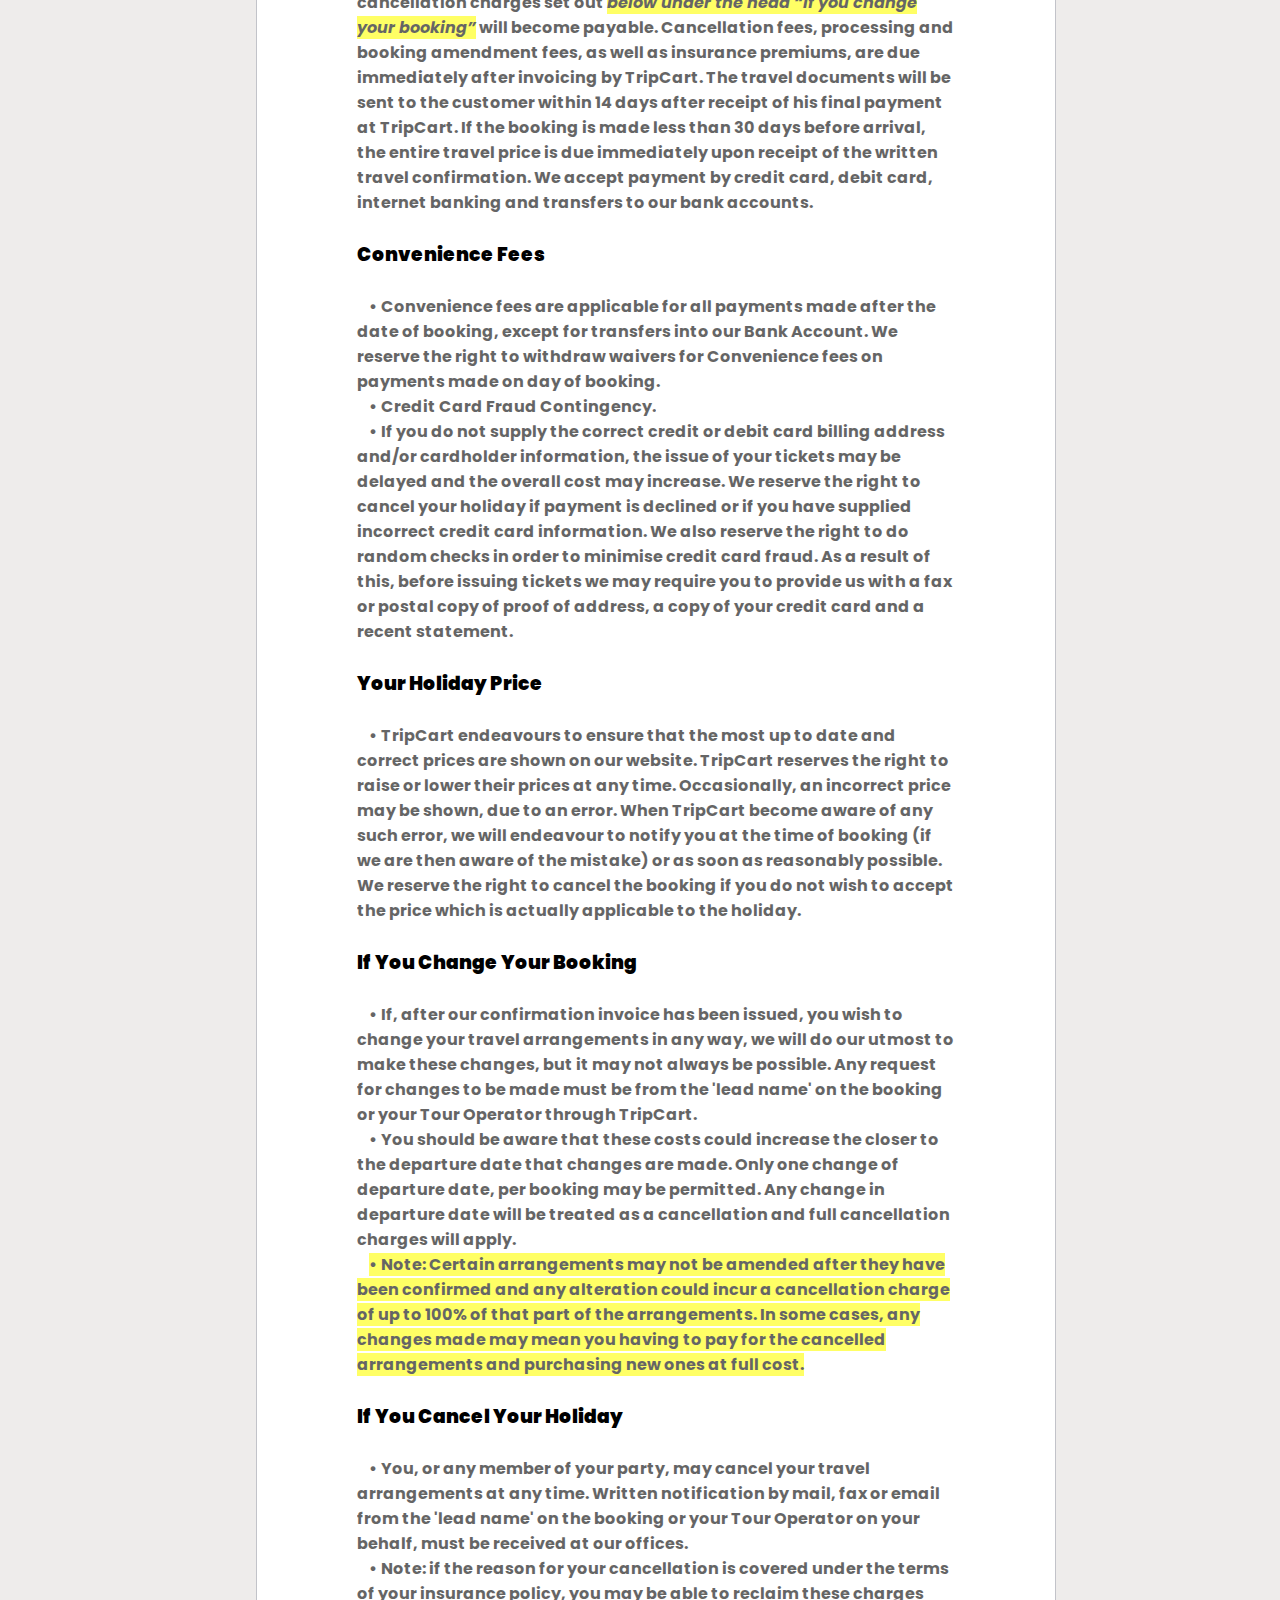
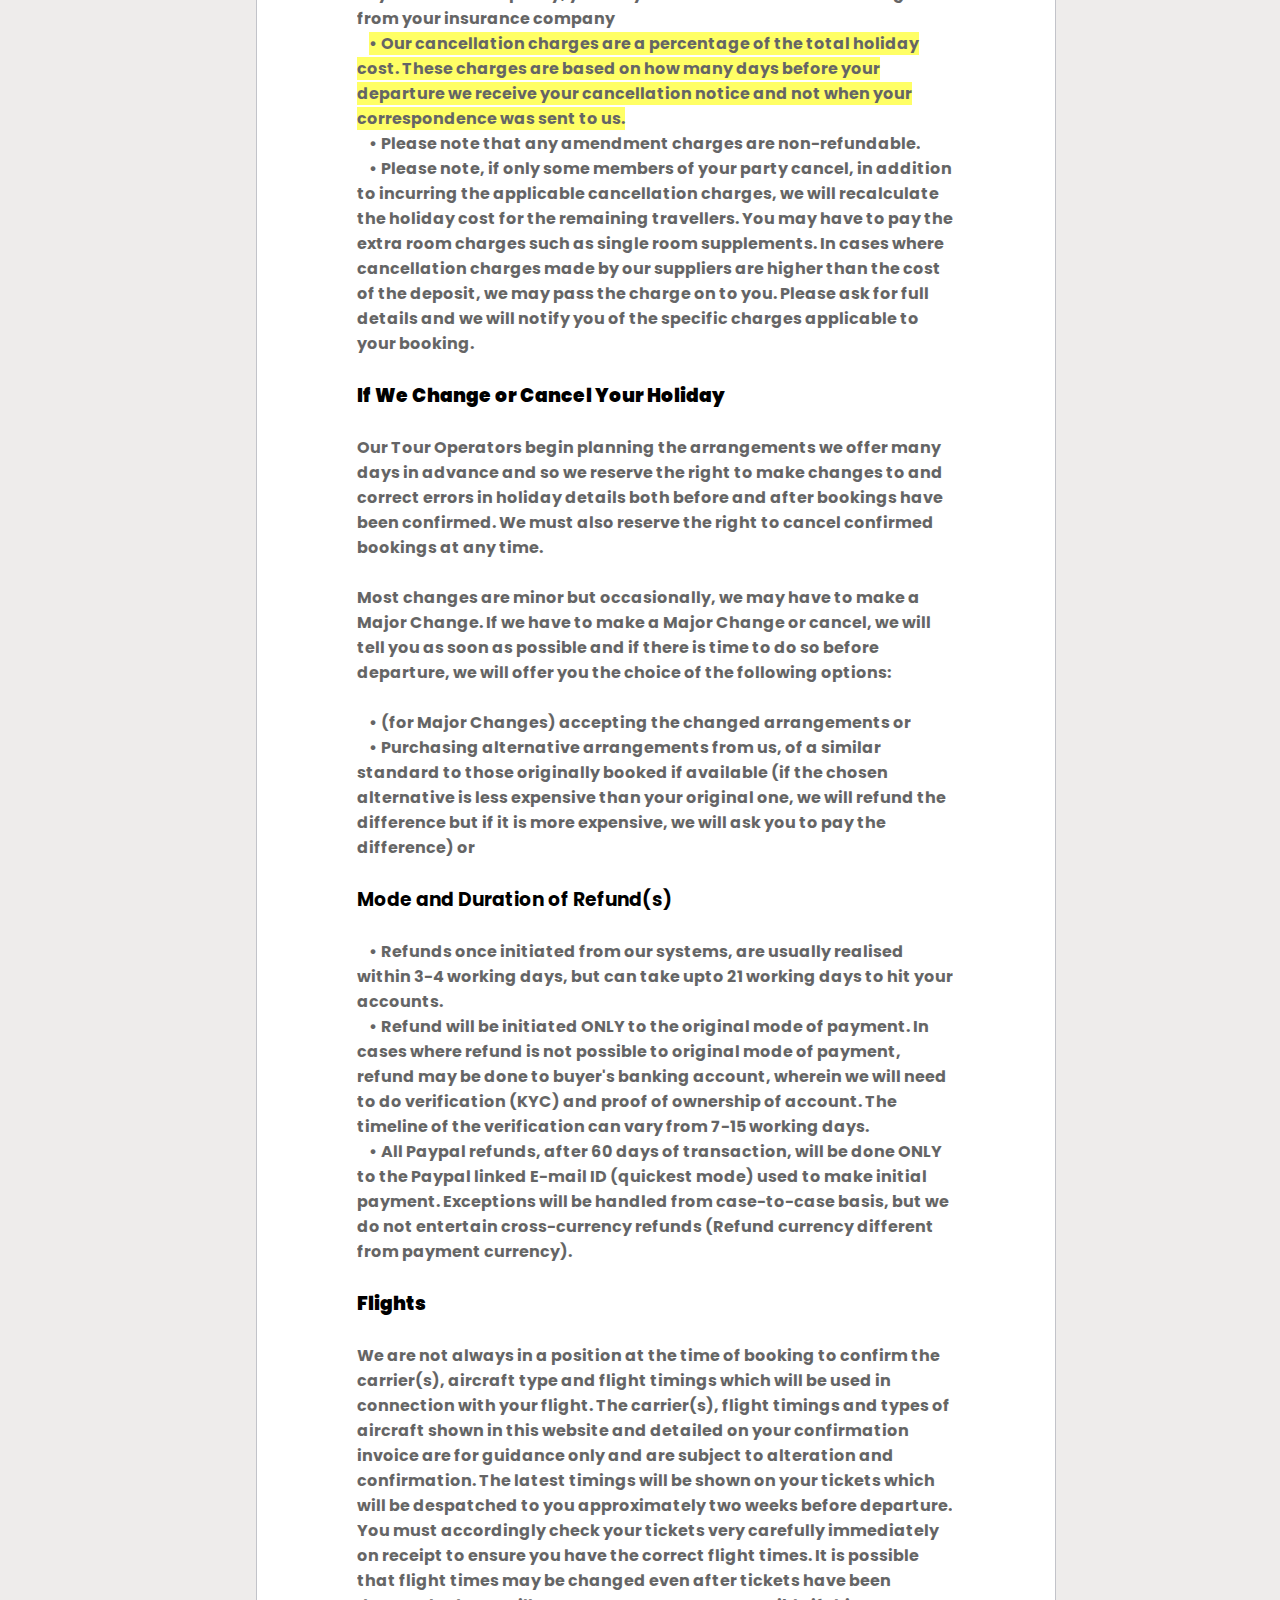
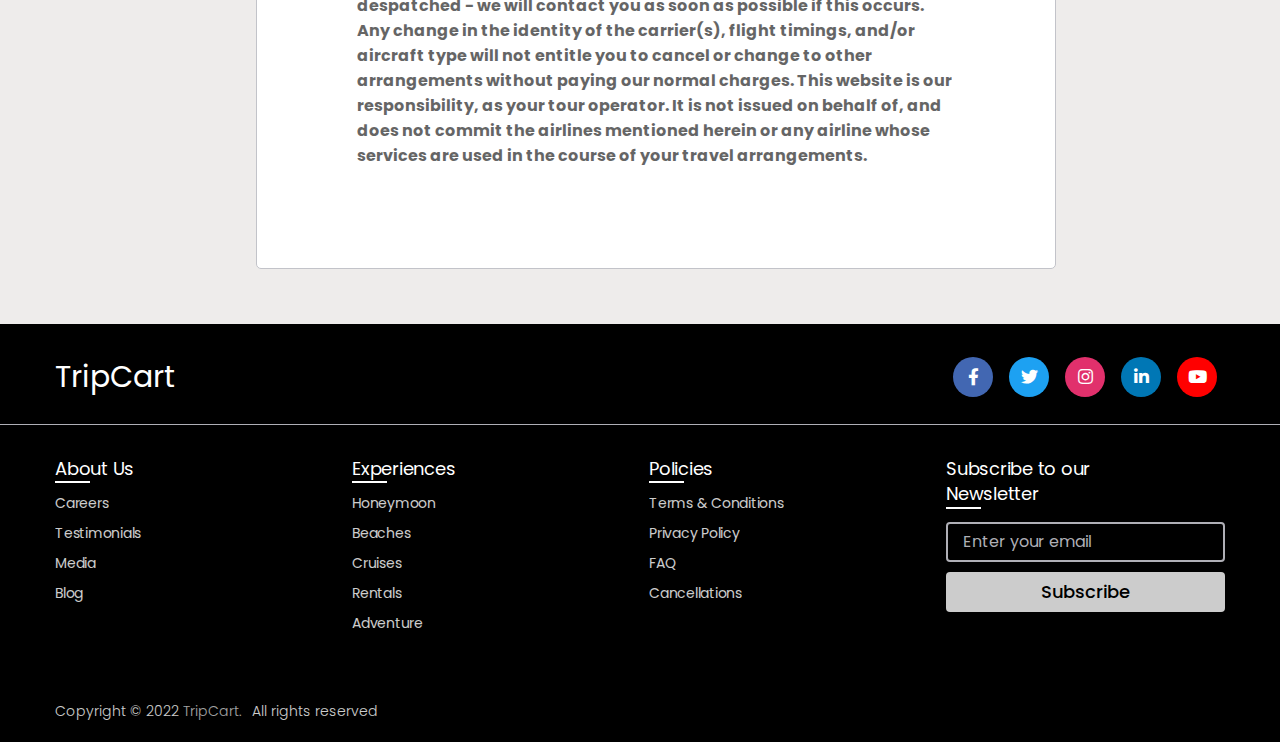
<file: t&c.html>
<!DOCTYPE html>
<html lang="en">
<head>
    <meta charset="UTF-8">
    <meta http-equiv="X-UA-Compatible" content="IE=edge">
    <meta name="viewport" content="width=device-width, initial-scale=1.0">
    <title>Terms & Conditions | TripCart</title>
    <!-- Meta Pixel Code -->
		<script>
            !function(f,b,e,v,n,t,s)
            {if(f.fbq)return;n=f.fbq=function(){n.callMethod?
            n.callMethod.apply(n,arguments):n.queue.push(arguments)};
            if(!f._fbq)f._fbq=n;n.push=n;n.loaded=!0;n.version='2.0';
            n.queue=[];t=b.createElement(e);t.async=!0;
            t.src=v;s=b.getElementsByTagName(e)[0];
            s.parentNode.insertBefore(t,s)}(window, document,'script',
            'https://connect.facebook.net/en_US/fbevents.js');
            fbq('init', '492711771292754');
            fbq('track', 'PageView');
            </script>
            <noscript><img height="1" width="1" style="display:none"
            src="https://www.facebook.com/tr?id=492711771292754&ev=PageView&noscript=1"
            /></noscript>
        <!-- End Meta Pixel Code -->

        <!-- Global site tag (gtag.js) - Google Analytics -->
		<script async src="https://www.googletagmanager.com/gtag/js?id=G-E1DHZ55GTW"></script>
		<script>
		window.dataLayer = window.dataLayer || [];
		function gtag(){dataLayer.push(arguments);}
		gtag('js', new Date());

		gtag('config', 'G-E1DHZ55GTW');
		</script>
        <!-- Global site tag (gtag.js) - Google Analytics End-->

        <link rel="preconnect" href="https://fonts.googleapis.com">
        <link rel="preconnect" href="https://fonts.gstatic.com" crossorigin>
        <link href="https://fonts.googleapis.com/css2?family=Poppins:wght@300&display=swap" rel="stylesheet"> 
        <link href="assets/css/cancellation.css" rel="stylesheet">

        <link rel="stylesheet" href="https://cdnjs.cloudflare.com/ajax/libs/font-awesome/5.15.2/css/all.min.css"/>

    <!-- TAB ICON -->
		<link rel="shortcut icon" href="assets/img/Logo type 1-01.png"/>
	<!--fav-icon------------------------------------->
		<link rel="shortcut icon" href="assets/img/favicon/favicon-32x32.png"/>
</head>
<body>

    <!-- Google Tag Manager (noscript) -->
		<noscript><iframe src="https://www.googletagmanager.com/ns.html?id=GTM-WB62PTB"
            height="0" width="0" style="display:none;visibility:hidden"></iframe></noscript>
    <!-- End Google Tag Manager (noscript) -->

    <div class="first-header">

        <span class="logo_name">TripCart</span>
            <a href="#">find a trip</a>
            <a href="#">destinations</a>
            <a href="#">why tripcart</a>
            <a href="https://13.232.50.173/">blog</a>
            <a href="Login/login.html">sign in</a>
            <a href="tel:919504154154" class="contact">Contact us</a>
    </div>

    <div class="second-header"> Terms & Conditions </div>


    <div class="main-content">
        <h3>Terms of Use</h3>
        <br>
        <p>
        <strong>    
            These Terms of Use constitute a legally binding agreement made between you, whether personally or on behalf on entity (“You”, “User”) and Tripcart Tours & Travels India LLP and our affiliated entities (hereinafter referred to as "TripCart", “we”, “us”, “our”). The information, data and material ("Information") contained in this web site – “trip-cart.com”  ("Web Site" or "Site") has been prepared solely for the purpose of providing information about TripCart and its partners and the services that they offer.</p>
        </strong>
        <br>
        <p>
        <strong>
            You agree that by accessing the site, you have read, understood, and agree to be bound by all of these Terms of Use. If you do not agree with all of these Terms of Use, then you are expressly prohibited from using the Site and you must discontinue use immediately.
        </strong>
        </p>
        <br>
        <p>
        <strong>
            TripCart reserves the right to alter, change, modify, add or remove portions in whole or in part of these Terms at any time. Such changes shall be effective when posted on the Site. Notwithstanding anything to the contrary, it is Your responsibility for regularly reviewing the Terms, including amendments thereto as may be posted on the Site and shall be deemed to have accepted the amended Terms by continuing the use of Site.
        </strong>
        </p>
        <br>
            
        <h3>
            Eligibility and Use of the Website
        </h3>
        <br>
        <p>
        <strong>
            You warrant that you are at least 18 years of age and possess the legal authority to enter into this agreement and to use the Website in accordance with all Terms of Use herein. If you are using this Website and/or making travel reservations or bookings for another person you agree to inform that person(s) about the Terms & Conditions that apply to the travel reservations and bookings you have made on their behalf, including all rules and restrictions applicable thereto and these Terms of Use. You agree to be financially responsible for all of your use of the Website (as well as for use of your account by others). You are responsible for any bookings and travel reservations made by persons under your direction or control. You also warrant that all information supplied by you or on your behalf, or by members of your household in using the Website is true, current, complete and accurate. Furthermore, you also confirm that the traveler is not an unaccompanied minor.
        </strong>
        </p>
        <br>
        <h3>
            User Representations
        </h3>
        <br>
        <p>
        <strong>
            <p>
                <strong>
                    By using the site, you represent and warrant that: 
                </strong>
                </p>
        </strong>
        </p>
        <br>
        <strong>    
            <p> &nbsp; &nbsp;
                •	All registration information you submit will be true, accurate, current, and complete.
            </p>
        </strong>
        
        <strong>    
            <p> &nbsp; &nbsp;
                •	You will maintain the accuracy of such information and promptly update such registration information as necessary.
            </p>
        </strong>
        
        <strong>    
            <p> &nbsp; &nbsp;
                •	You have the legal capacity and you agree to comply with the Terms of Use
            </p>
        </strong>

        <strong>    
            <p> &nbsp; &nbsp;
                •	You are not under the age of 18.
            </p>
        </strong>

        <strong>    
            <p> &nbsp; &nbsp;
                •	You are not a minor in the jurisdiction in which you reside, or if a minor, you have received parental permission to use the site.
            </p>
        </strong>

        <strong>    
            <p> &nbsp; &nbsp;
                •	You will not access the site through automated or non-human means, whether through a bot, script, or otherwise;
            </p>
        </strong>
        
        <strong>    
            <p> &nbsp; &nbsp;
                •	You will not use the site for any illegal or unauthorized purpose.
            </p>
        </strong>

        <strong>    
            <p> &nbsp; &nbsp;
                •	You will not use the site to copy, reproduce, transmit, distribute, display, publish, license, create derivative works from, transfer or sell any information or material obtained from the site.
            </p>
        </strong>
        <br>
        
        <h3>
            Your Holiday Contract
        </h3>
        <br>

        <strong>
            <p>
                When a booking is made, the 'lead name' on the booking guarantees that he or she has the authority to accept and does accept on behalf of the party the terms of these booking conditions. After we receive your booking and all appropriate payments, if the arrangements you wish to book are available, we will issue a confirmation invoice. A binding agreement will come into existence between us when we dispatch this invoice to the 'lead name' or your Tour Operator / Travel Agent.
            </p>
        <br>
            <p>
                It is important to check the details on your invoice when you get it, or if booking late at the time of booking, that all the details are exactly as you requested. In the event of any discrepancy, please contact us or your Tour Operator / Travel Agent immediately as it may not be possible to make changes later
            </p>
        </strong>
        <br>

        <strong>
            <h3>
                <b>Passports, visas, health requirements and travel documents</b>
            </h3>
        </strong>
        <br>
        <strong>    
            <p> &nbsp; &nbsp;
                •	It is your responsibility to ensure that you are in possession of all necessary travel and health documents before departure. A full and valid passport is required for destinations we feature (including children) and Visas may be required for overseas destinations. Requirements may change and you must check the up-to-date position in good time before departure. <mark>By availing our services, you agree that TripCart can only help you apply for the visa and is not responsible for any issues that may occur during this application including, but not limited to, delay, clarification or rejection by the embassy.</mark>
            </p>
        </strong>
        <br>
        <strong>
            <h3>
                <b>Insurance</b>
            </h3>
        </strong>
        <br>
        <strong>
            <p> &nbsp; &nbsp;
                •	We consider adequate travel insurance to be essential. Please read and take it with you on holiday. It is your responsibility to ensure that the insurance cover you purchase is suitable and adequate for your particular needs. TripCart cannot be held responsible for denied entry if a guest is unable to provide details to authorities of insurance or denial of entry for any reason. If you choose to travel without adequate insurance coverage, we will not be liable for any of your losses howsoever arising, which would have been covered had you purchased adequate insurance.
            </p>
        </strong>
        <br>

        <strong>
            <h3>
                <b>Paying for Your Holiday</b>
            </h3>
        </strong>
        <br>
        <strong>
            <p> &nbsp; &nbsp;
                •	In order to confirm your chosen arrangements, 
                you may either pay a partial amount as chosen by the Tour Operator or pay in full. 
                If you choose to pay a partial sum, the remainder of the amount should be paid within 3 days of paying the partial amount. 
                Paying any of this amount secures the specific types of airline tickets, tours, land transport etc, and this will be confirmed to you at time of booking.
                If we do not receive this balance in full and on time, we reserve the right to treat your booking as cancelled by you in which case the cancellation charges set out <mark><i>below under the head “If you change your booking”</i></mark> will become payable. Cancellation fees, processing and booking amendment fees, as well as insurance premiums, are due immediately after invoicing by TripCart. The travel documents will be sent to the customer within 14 days after receipt of his final payment at TripCart. If the booking is made less than 30 days before arrival, the entire travel price is due immediately upon receipt of the written travel confirmation. We accept payment by credit card, debit card, internet banking and transfers to our bank accounts.
            </p>
        </strong>
        <br>

        <strong>
            <h3>
                <b>Convenience Fees</b>
            </h3>
        </strong>
        <br>
        <strong>
            <p> &nbsp; &nbsp;
                •	Convenience fees are applicable for all payments made after the date of booking, except for transfers into our Bank Account. We reserve the right to withdraw waivers for Convenience fees on payments made on day of booking.
            </p>
        </strong>
        <strong>
            <p> &nbsp; &nbsp;
                •	Credit Card Fraud Contingency.
            </p>
        </strong>
        <strong>
            <p> &nbsp; &nbsp;
                •	If you do not supply the correct credit or debit card billing address and/or cardholder information, the issue of your tickets may be delayed and the overall cost may increase. We reserve the right to cancel your holiday if payment is declined or if you have supplied incorrect credit card information. We also reserve the right to do random checks in order to minimise credit card fraud. As a result of this, before issuing tickets we may require you to provide us with a fax or postal copy of proof of address, a copy of your credit card and a recent statement.
            </p>
        </strong>

        <br>
        <strong>
            <h3>
                <b>Your Holiday Price</b>
            </h3>
        </strong>
        <br>
        <strong>
            <p> &nbsp; &nbsp;
                •	TripCart endeavours to ensure that the most up to date and correct prices are shown on our website. TripCart reserves the right to raise or lower their prices at any time. Occasionally, an incorrect price may be shown, due to an error. When TripCart become aware of any such error, we will endeavour to notify you at the time of booking (if we are then aware of the mistake) or as soon as reasonably possible. We reserve the right to cancel the booking if you do not wish to accept the price which is actually applicable to the holiday.
            </p>
        </strong>

        <br>
        <strong>
            <h3>
                <b>If You Change Your Booking</b>
            </h3>
        </strong>
        <br>
        <strong>
            <p> &nbsp; &nbsp;
                •	If, after our confirmation invoice has been issued, you wish to change your travel arrangements in any way, we will do our utmost to make these changes, but it may not always be possible. Any request for changes to be made must be from the 'lead name' on the booking or your Tour Operator through TripCart.
            </p>
        </strong>

        <strong>
            <p> &nbsp; &nbsp;
                •	You should be aware that these costs could increase the closer to the departure date that changes are made. Only one change of departure date, per booking may be permitted. Any change in departure date will be treated as a cancellation and full cancellation charges will apply.
            </p>
        </strong>

        <strong>
            <p> &nbsp; &nbsp;
            <mark>
                •	Note: Certain arrangements may not be amended after they have been confirmed and any alteration could incur a cancellation charge of up to 100% of that part of the arrangements. In some cases, any changes made may mean you having to pay for the cancelled arrangements and purchasing new ones at full cost. 
            </mark>
            </p>
        </strong>

        <br>
        <strong>
            <h3>
                <b>If You Cancel Your Holiday</b>
            </h3>
        </strong>
        <br>
        <strong>
            <p> &nbsp; &nbsp;
                •		You, or any member of your party, may cancel your travel arrangements at any time. Written notification by mail, fax or email from the 'lead name' on the booking or your Tour Operator on your behalf, must be received at our offices.
            </p>
        </strong>

        <strong>
            <p> &nbsp; &nbsp;
                •	Note: if the reason for your cancellation is covered under the terms of your insurance policy, you may be able to reclaim these charges from your insurance company
            </p>
        </strong>

        <strong>
            <p> &nbsp; &nbsp;
            <mark>
                •	Our cancellation charges are a percentage of the total holiday cost. These charges are based on how many days before your departure we receive your cancellation notice and not when your correspondence was sent to us.
            </mark>
            </p>
        </strong>

        <strong>
            <p> &nbsp; &nbsp;
                •	Please note that any amendment charges are non-refundable.
            </p>
        </strong>

        <strong>
            <p> &nbsp; &nbsp;
                •	Please note, if only some members of your party cancel, in addition to incurring the applicable cancellation charges, we will recalculate the holiday cost for the remaining travellers. You may have to pay the extra room charges such as single room supplements. In cases where cancellation charges made by our suppliers are higher than the cost of the deposit, we may pass the charge on to you. Please ask for full details and we will notify you of the specific charges applicable to your booking.
            </p>
        </strong>

        <br>
        <strong>
            <h3>
                <b>If We Change or Cancel Your Holiday</b>
            </h3>
        </strong>
        <br>
        <strong>
            <p> 
                Our Tour Operators begin planning the arrangements we offer many days in advance and so we reserve the right to make changes to and correct errors in holiday details both before and after bookings have been confirmed. We must also reserve the right to cancel confirmed bookings at any time.
            </p>
        </strong>
        <br>
        <strong>
            <p> 
                Most changes are minor but occasionally, we may have to make a Major Change. If we have to make a Major Change or cancel, we will tell you as soon as possible and if there is time to do so before departure, we will offer you the choice of the following options:
            </p>
        </strong>
        <br>
        <strong>
            <p> &nbsp; &nbsp;
                •	(for Major Changes) accepting the changed arrangements or
            </p>
        </strong>

        <strong>
            <p> &nbsp; &nbsp;
                •	Purchasing alternative arrangements from us, of a similar standard to those originally booked if available (if the chosen alternative is less expensive than your original one, we will refund the difference but if it is more expensive, we will ask you to pay the difference) or
            </p>
        </strong>

        <br>
        <strong>
            <h3> 
                Mode and Duration of Refund(s)
            </h3>
        </strong>
        <br>
        <strong>
            <p> &nbsp; &nbsp;
                •	Refunds once initiated from our systems, are usually realised within 3-4 working days, but can take upto 21 working days to hit your accounts.
            </p>
        </strong>

        <strong>
            <p> &nbsp; &nbsp;
                •	Refund will be initiated ONLY to the original mode of payment. In cases where refund is not possible to original mode of payment, refund may be done to buyer's banking account, wherein we will need to do verification (KYC) and proof of ownership of account. The timeline of the verification can vary from 7-15 working days.
            </p>
        </strong>

        <strong>
            <p> &nbsp; &nbsp;
                •	All Paypal refunds, after 60 days of transaction, will be done ONLY to the Paypal linked E-mail ID (quickest mode) used to make initial payment. Exceptions will be handled from case-to-case basis, but we do not entertain cross-currency refunds (Refund currency different from payment currency).
            </p>
        </strong>

        <br>
        <strong>
            <h3>
                <b>Flights</b>
            </h3>
        </strong>
        <br>
        <strong>
            <p> 
                We are not always in a position at the time of booking to confirm the carrier(s), aircraft type and flight timings which will be used in connection with your flight. The carrier(s), flight timings and types of aircraft shown in this website and detailed on your confirmation invoice are for guidance only and are subject to alteration and confirmation. The latest timings will be shown on your tickets which will be despatched to you approximately two weeks before departure. You must accordingly check your tickets very carefully immediately on receipt to ensure you have the correct flight times. It is possible that flight times may be changed even after tickets have been despatched - we will contact you as soon as possible if this occurs. Any change in the identity of the carrier(s), flight timings, and/or aircraft type will not entitle you to cancel or change to other arrangements without paying our normal charges.
                This website is our responsibility, as your tour operator. It is not issued on behalf of, and does not commit the airlines mentioned herein or any airline whose services are used in the course of your travel arrangements.
                
            </p>
        </strong>




    </div>




    <!--Footer Start-->
    <footer>
        <div class="content">
            <div class="top">
            <div class="logo-details">
            <span class="logo_name">TripCart</span>
            </div>
            <div class="media-icons">
              <a href="https://www.facebook.com/tripcartindia"><i class="fab fa-facebook-f"></i></a>
              <a href="https://twitter.com/tripcartindia"><i class="fab fa-twitter"></i></a>
              <a href="https://www.instagram.com/tripcartindia/"><i class="fab fa-instagram"></i></a>
              <a href="https://www.linkedin.com/company/tripcartindia/"><i class="fab fa-linkedin-in"></i></a>
              <a href="https://www.youtube.com/c/TripCartOfficial"><i class="fab fa-youtube"></i></a>
            </div>
          </div>
          <div class="link-boxes">
            <ul class="box">
              <li class="link_name">About Us</li>
              <li><a href="#">Careers</a></li>
              <li><a href="#">Testimonials</a></li>
              <li><a href="#">Media</a></li>
              <li><a href="#">Blog</a></li>
            </ul>
            <ul class="box">
              <li class="link_name">Experiences</li>
              <li><a href="#">Honeymoon</a></li>
              <li><a href="#">Beaches</a></li>
              <li><a href="#">Cruises</a></li>
              <li><a href="#">Rentals</a></li>
              <li><a href="#">Adventure</a></li>
            </ul>
            <ul class="box">
              <li class="link_name">Policies</li>
              <li><a href="#">Terms & Conditions</a></li>
              <li><a href="#">Privacy Policy</a></li>
              <li><a href="#">FAQ</a></li>
              <li><a href="cancellation-policy.html">Cancellations</a></li>
            </ul>
            <ul class="box input-box">
              <li class="link_name">Subscribe to our Newsletter</li>
              <li><input type="text" placeholder="Enter your email"></li>
              <li><input type="button" value="Subscribe"></li>
            </ul>
          </div>
        </div>
        <div class="bottom-details">
          <div class="bottom_text">
            <span class="copyright_text">Copyright © 2022 <a href="#">TripCart.</a>All rights reserved</span>
          </div>
        </div>
    </footer>
    <!--Footer End-->
</body>
</html>
</file>
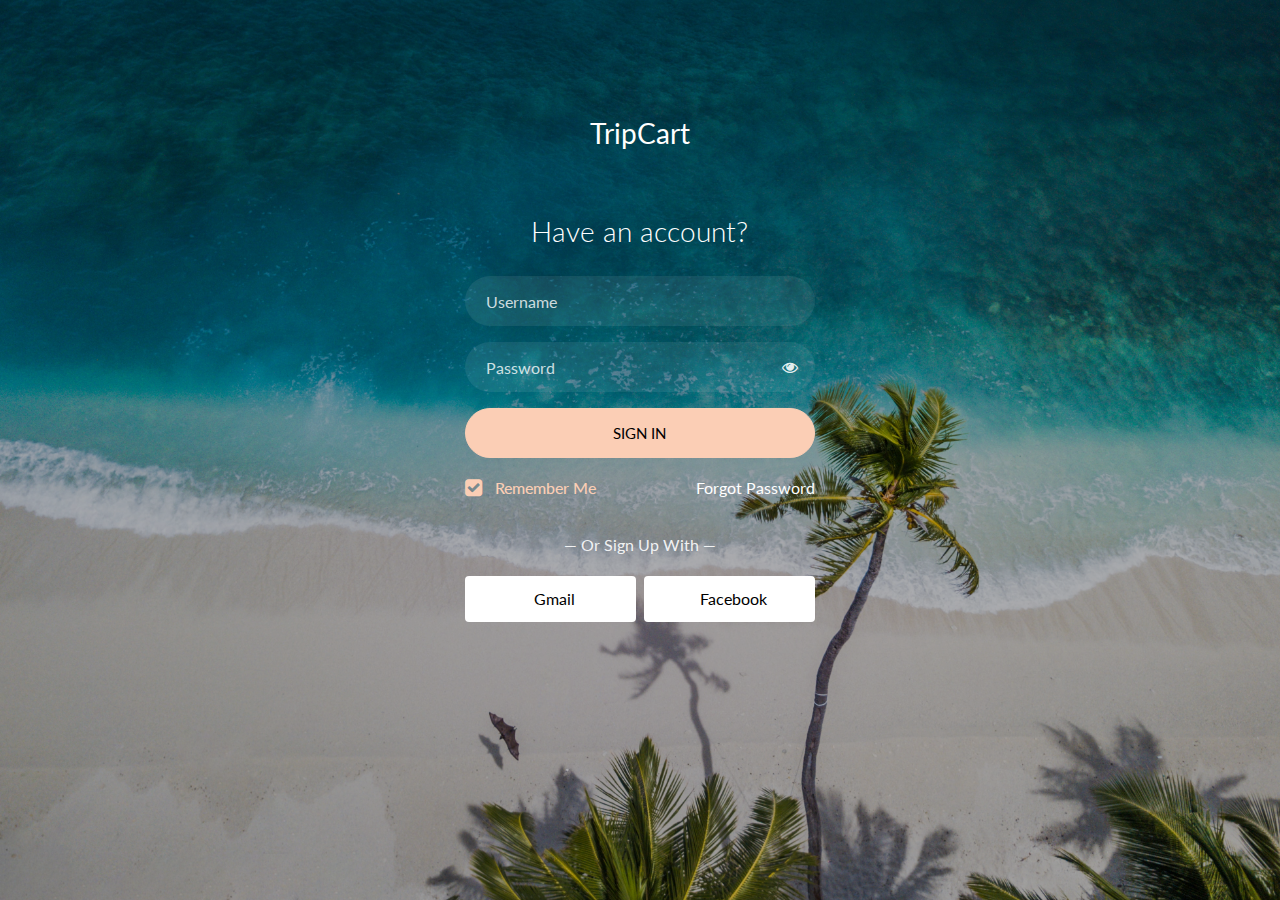
<file: Login/login.html>
<!doctype html>
<html lang="en">
  <head>
  	<title>Sign In - TripCart</title>
    <meta charset="utf-8">
    <meta name="viewport" content="width=device-width, initial-scale=1, shrink-to-fit=no">

	<link href="https://fonts.googleapis.com/css?family=Lato:300,400,700&display=swap" rel="stylesheet">

	<link rel="stylesheet" href="https://stackpath.bootstrapcdn.com/font-awesome/4.7.0/css/font-awesome.min.css">
	
	<link rel="stylesheet" href="css/style.css">

	<link rel="shortcut icon" href="images/favicon-32x32.png"/>

	</head>
	<body class="img js-fullheight" style="background-image: url(images/hero.jpg);">
	<section class="ftco-section">
		<div class="container">
			<div class="row justify-content-center">
				<div class="col-md-6 text-center mb-5">
					<h2 class="heading-section">
								TripCart
					</h2>
				</div>
			</div>
			<div class="row justify-content-center">
				<div class="col-md-6 col-lg-4">
					<div class="login-wrap p-0">
		      	<h3 class="mb-4 text-center">Have an account?</h3>
		      	<form action="#" class="signin-form">
		      		<div class="form-group">
		      			<input type="text" class="form-control" placeholder="Username" required>
		      		</div>
	            <div class="form-group">
	              <input id="password-field" type="password" class="form-control" placeholder="Password" required>
	              <span toggle="#password-field" class="fa fa-fw fa-eye field-icon toggle-password"></span>
	            </div>
	            <div class="form-group">
	            	<button type="submit" class="form-control btn btn-primary submit px-3">Sign In</button>
	            </div>
	            <div class="form-group d-md-flex">
	            	<div class="w-50">
		            	<label class="checkbox-wrap checkbox-primary">Remember Me
									  <input type="checkbox" checked>
									  <span class="checkmark"></span>
									</label>
								</div>
								<div class="w-50 text-md-right">
									<a href="#" style="color: #fff">Forgot Password</a>
								</div>
	            </div>
	          </form>
	          <p class="w-100 text-center">&mdash; Or Sign Up With &mdash;</p>
	          <div class="social d-flex text-center">
	        <a href="#" class="px-2 py-2 mr-md-1 rounded"><span class="ion-logo-facebook mr-2"></span> Gmail</a>
	        <a href="#" class="px-2 py-2 ml-md-1 rounded"><span class="ion-logo-twitter mr-2"></span> Facebook</a>
	          </div>
		      </div>
				</div>
			</div>
		</div>
	</section>

	<script src="js/jquery.min.js"></script>
  <script src="js/popper.js"></script>
  <script src="js/bootstrap.min.js"></script>
  <script src="js/main.js"></script>

	</body>
</html>
</file>
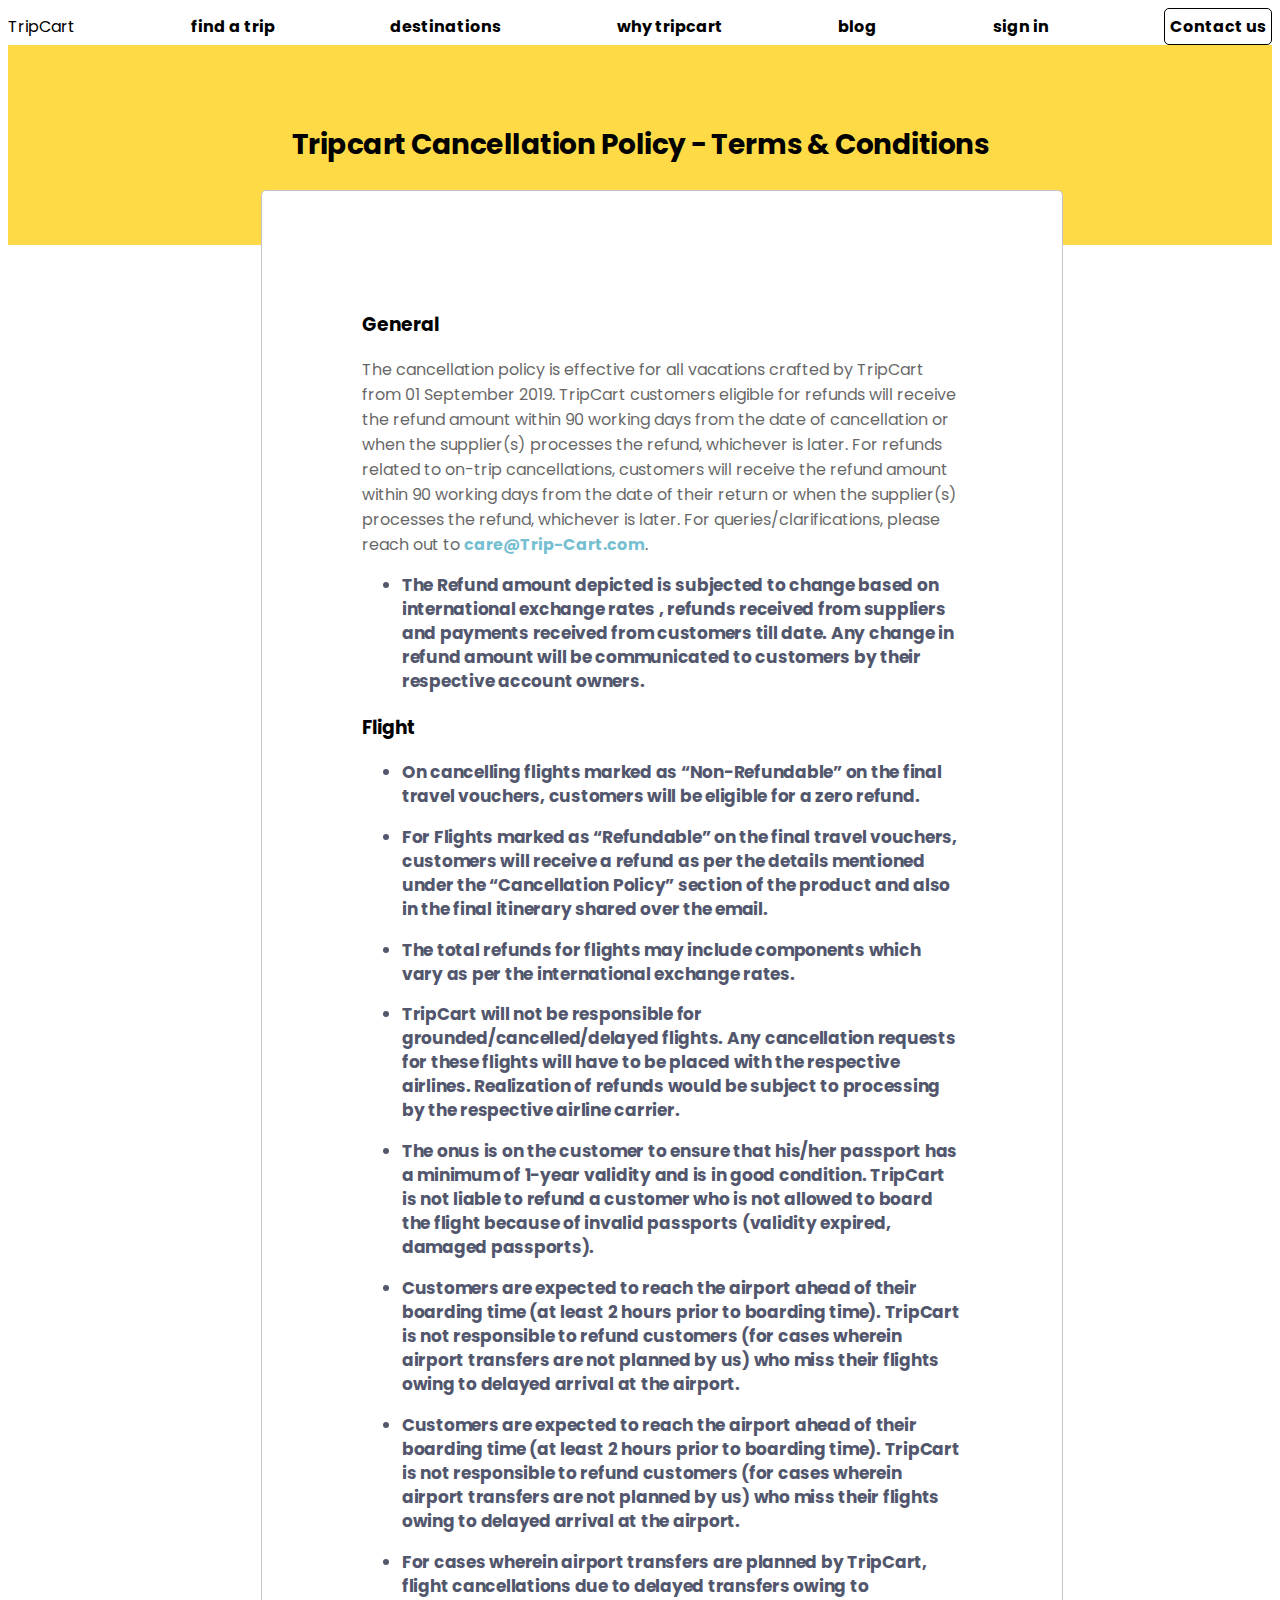
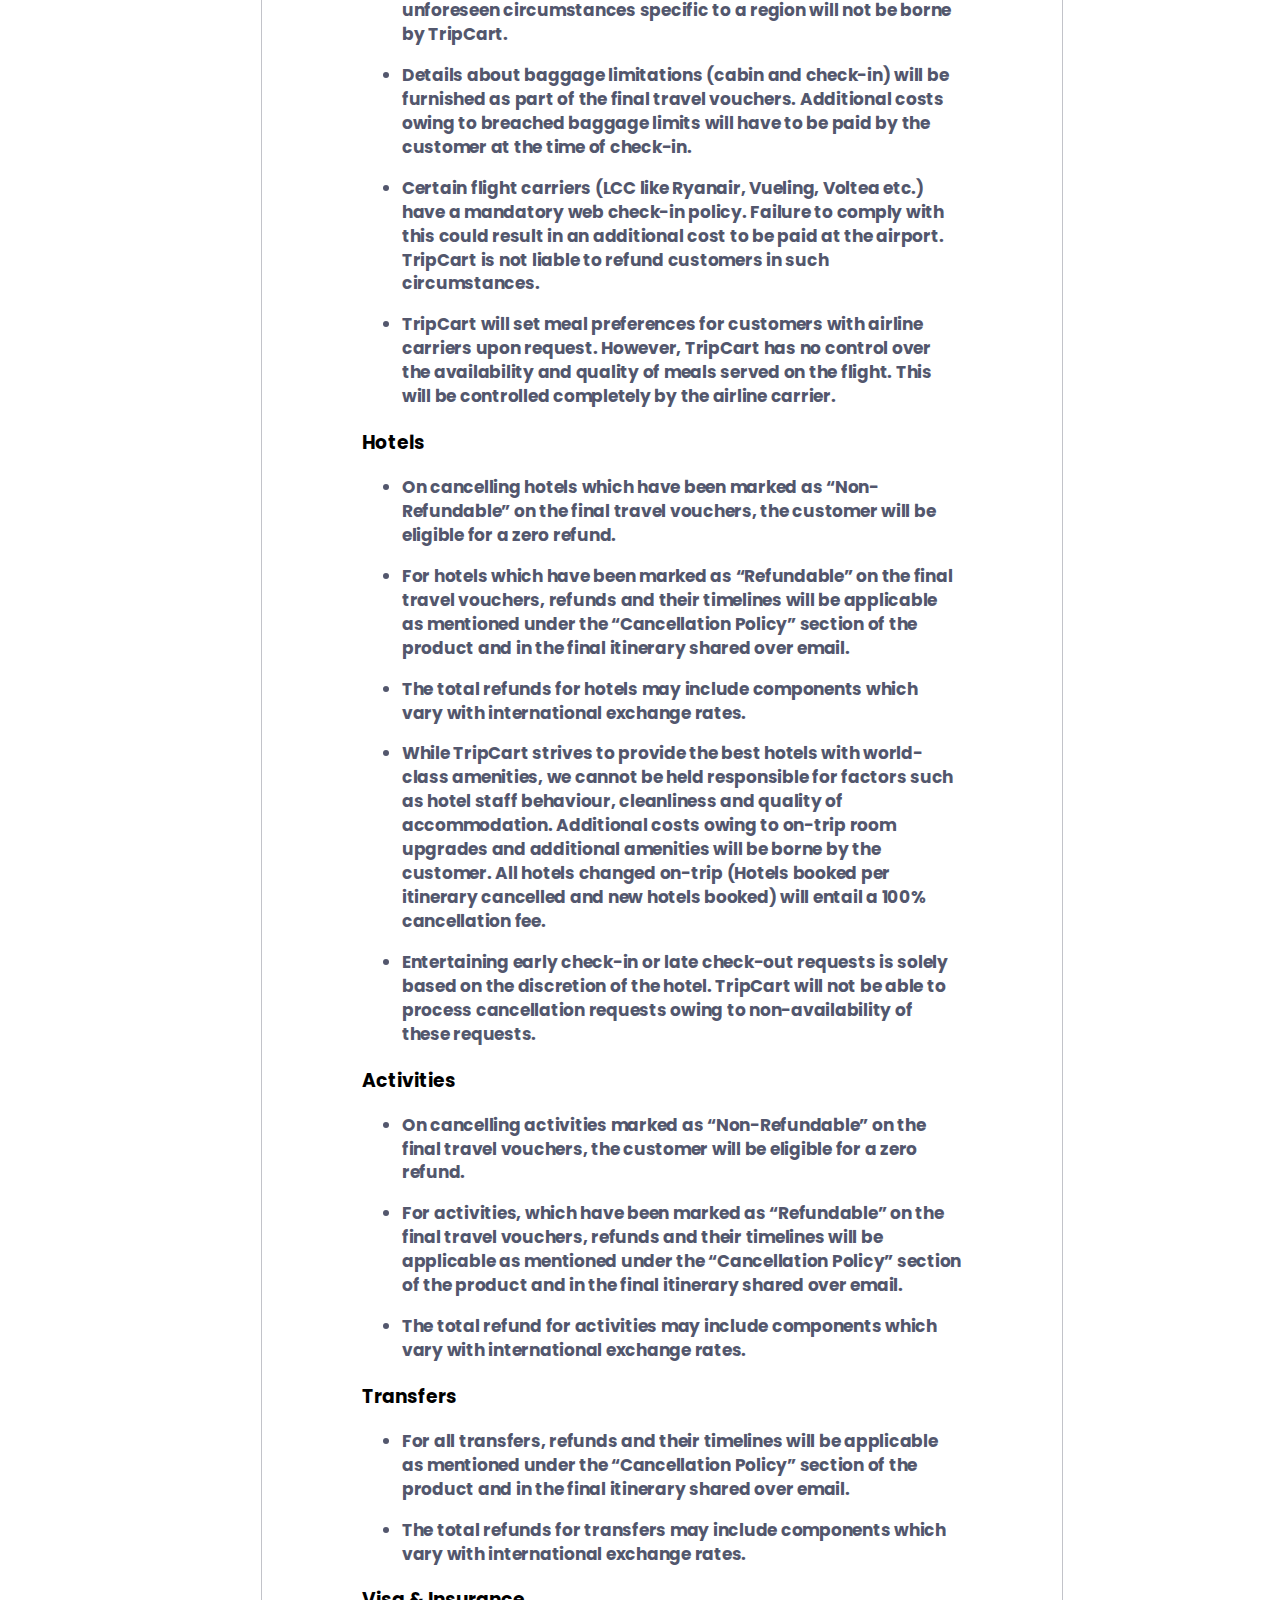
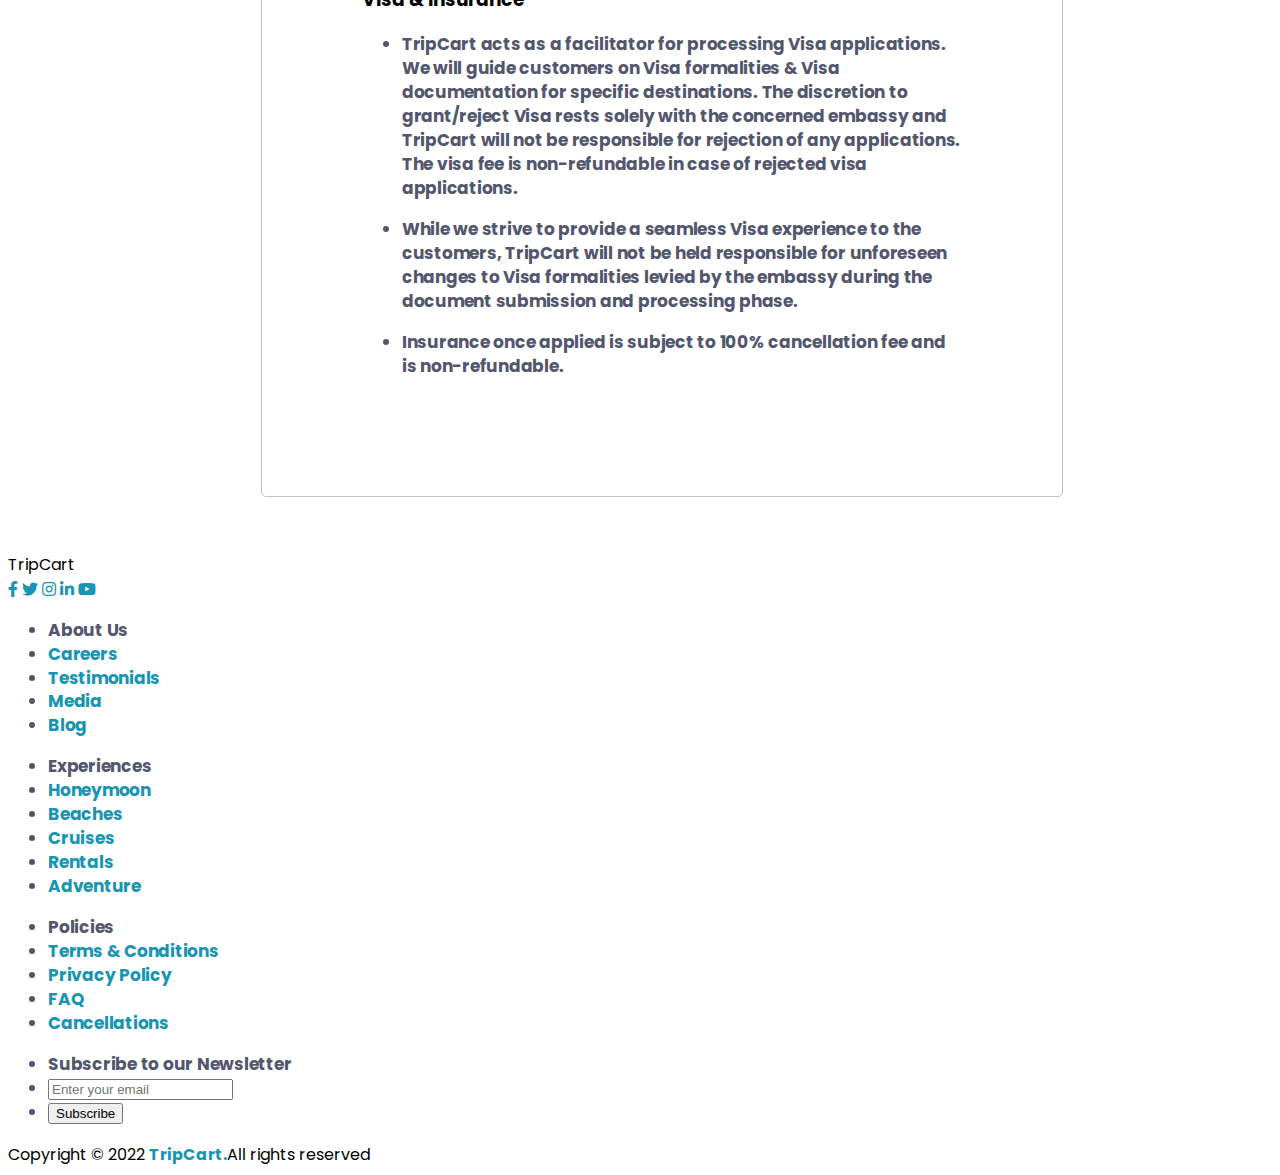
<file: public/cancellation-policy.html>
<!DOCTYPE html>
<html lang="en">
<head>
    <meta charset="UTF-8">
    <meta http-equiv="X-UA-Compatible" content="IE=edge">
    <meta name="viewport" content="width=device-width, initial-scale=1.0">

    <!-- Meta Pixel Code -->
		<script>
      !function(f,b,e,v,n,t,s)
      {if(f.fbq)return;n=f.fbq=function(){n.callMethod?
      n.callMethod.apply(n,arguments):n.queue.push(arguments)};
      if(!f._fbq)f._fbq=n;n.push=n;n.loaded=!0;n.version='2.0';
      n.queue=[];t=b.createElement(e);t.async=!0;
      t.src=v;s=b.getElementsByTagName(e)[0];
      s.parentNode.insertBefore(t,s)}(window, document,'script',
      'https://connect.facebook.net/en_US/fbevents.js');
      fbq('init', '492711771292754');
      fbq('track', 'PageView');
      </script>
      <noscript><img height="1" width="1" style="display:none"
      src="https://www.facebook.com/tr?id=492711771292754&ev=PageView&noscript=1"
      /></noscript>
    <!-- End Meta Pixel Code -->

    <!-- Global site tag (gtag.js) - Google Analytics -->
		<script async src="https://www.googletagmanager.com/gtag/js?id=G-E1DHZ55GTW"></script>
		<script>
		window.dataLayer = window.dataLayer || [];
		function gtag(){dataLayer.push(arguments);}
		gtag('js', new Date());

		gtag('config', 'G-E1DHZ55GTW');
		</script>
		<!-- Global site tag (gtag.js) - Google Analytics End-->

    <link rel="preconnect" href="https://fonts.googleapis.com">
    <link rel="preconnect" href="https://fonts.gstatic.com" crossorigin>
    <link href="https://fonts.googleapis.com/css2?family=Poppins:wght@300&display=swap" rel="stylesheet"> 
    <link href="assets/css/cancellation.css" rel="stylesheet">

    <link rel="stylesheet" href="https://cdnjs.cloudflare.com/ajax/libs/font-awesome/5.15.2/css/all.min.css"/>

    <!-- TAB ICON -->
		<link rel="shortcut icon" href="assets/img/Logo type 1-01.png"/>
		<!--fav-icon------------------------------------->
		<link rel="shortcut icon" href="assets/img/favicon/favicon-32x32.png"/>

<title> Cancellation Policy | TripCart </title>
</head>
<body>

    <!-- Google Tag Manager (noscript) -->
		<noscript><iframe src="https://www.googletagmanager.com/ns.html?id=GTM-WB62PTB"
      height="0" width="0" style="display:none;visibility:hidden"></iframe></noscript>
    <!-- End Google Tag Manager (noscript) -->

    <div class="first-header">
      
      <span class="logo_name">TripCart</span>
        <a href="#">find a trip</a>
        <a href="#">destinations</a>
        <a href="#">why tripcart</a>
        <a href="https://13.232.50.173/">blog</a>
        <a href="Login/login.html">sign in</a>
        <a href="tel:919504154154" class="contact">Contact us</a>
    </div>
    <div class="second-header">Tripcart Cancellation Policy - Terms & Conditions</div>
    <div class="main-content">
        <h3>General</h3>
        <p>The cancellation policy is effective for all vacations crafted by TripCart from 01 September 2019. TripCart customers eligible for refunds will receive the refund amount within 90 working days from the date of cancellation or when the supplier(s) processes the refund, whichever is later. For refunds related to on-trip cancellations, customers will receive the refund amount within 90 working days from the date of their return or when the supplier(s) processes the refund, whichever is later. For queries/clarifications, please reach out to <a href="">care@Trip-Cart.com</a>.</p>
        <ul><li>The Refund amount depicted is subjected to change based on international exchange rates , refunds received from suppliers and payments received from customers till date. Any change in refund amount will be communicated to customers by their respective account owners.</li></ul>
        
        <h3>Flight</h3>
        <ul><li>On cancelling flights marked as “Non-Refundable” on the final travel vouchers, customers will be eligible for a zero refund.</li></ul>
        <ul><li>For Flights marked as “Refundable” on the final travel vouchers, customers will receive a refund as per the details mentioned under the “Cancellation Policy” section of the product and also in the final itinerary shared over the email.</li></ul>
        <ul><li>The total refunds for flights may include components which vary as per the international exchange rates.</li></ul>
        <ul><li>TripCart will not be responsible for grounded/cancelled/delayed flights. Any cancellation requests for these flights will have to be placed with the respective airlines. Realization of refunds would be subject to processing by the respective airline carrier.</li></ul>
        <ul><li>The onus is on the customer to ensure that his/her passport has a minimum of 1-year validity and is in good condition. TripCart is not liable to refund a customer who is not allowed to board the flight because of invalid passports (validity expired, damaged passports).</li></ul>
        <ul><li>Customers are expected to reach the airport ahead of their boarding time (at least 2 hours prior to boarding time). TripCart is not responsible to refund customers (for cases wherein airport transfers are not planned by us) who miss their flights owing to delayed arrival at the airport.</li></ul>

        <ul><li>Customers are expected to reach the airport ahead of their boarding time (at least 2 hours prior to boarding time). TripCart is not responsible to refund customers (for cases wherein airport transfers are not planned by us) who miss their flights owing to delayed arrival at the airport.</li></ul>
        <ul><li>For cases wherein airport transfers are planned by TripCart, flight cancellations due to delayed transfers owing to unforeseen circumstances specific to a region will not be borne by TripCart.</li></ul>
        <ul><li>Details about baggage limitations (cabin and check-in) will be furnished as part of the final travel vouchers. Additional costs owing to breached baggage limits will have to be paid by the customer at the time of check-in.</li></ul>
        <ul><li>Certain flight carriers (LCC like Ryanair, Vueling, Voltea etc.) have a mandatory web check-in policy. Failure to comply with this could result in an additional cost to be paid at the airport. TripCart is not liable to refund customers in such circumstances.</li></ul>
        <ul><li>TripCart will set meal preferences for customers with airline carriers upon request. However, TripCart has no control over the availability and quality of meals served on the flight. This will be controlled completely by the airline carrier.</li></ul>
    
        

        <h3>Hotels</h3>
        <ul><li>On cancelling hotels which have been marked as “Non-Refundable” on the final travel vouchers, the customer will be eligible for a zero refund.</li></ul>
        <ul><li>For hotels which have been marked as “Refundable” on the final travel vouchers, refunds and their timelines will be applicable as mentioned under the “Cancellation Policy” section of the product and in the final itinerary shared over email.</li></ul>
        <ul><li>The total refunds for hotels may include components which vary with international exchange rates.</li></ul>
        <ul><li>While TripCart strives to provide the best hotels with world-class amenities, we cannot be held responsible for factors such as hotel staff behaviour, cleanliness and quality of accommodation. Additional costs owing to on-trip room upgrades and additional amenities will be borne by the customer. All hotels changed on-trip (Hotels booked per itinerary cancelled and new hotels booked) will entail a 100% cancellation fee.</li></ul>
        <ul><li>Entertaining early check-in or late check-out requests is solely based on the discretion of the hotel. TripCart will not be able to process cancellation requests owing to non-availability of these requests.</li></ul>
        

        <h3>Activities</h3>
        <ul><li>On cancelling activities marked as “Non-Refundable” on the final travel vouchers, the customer will be eligible for a zero refund.</li></ul>
        <ul><li>For activities, which have been marked as “Refundable” on the final travel vouchers, refunds and their timelines will be applicable as mentioned under the “Cancellation Policy” section of the product and in the final itinerary shared over email.</li></ul>
        <ul><li>The total refund for activities may include components which vary with international exchange rates.</li></ul>

        <h3>Transfers</h3>
        <ul><li>For all transfers, refunds and their timelines will be applicable as mentioned under the “Cancellation Policy” section of the product and in the final itinerary shared over email.</li></ul>
        <ul><li>The total refunds for transfers may include components which vary with international exchange rates.</li></ul>

        <h3>Visa & Insurance</h3>
        <ul><li>TripCart acts as a facilitator for processing Visa applications. We will guide customers on Visa formalities & Visa documentation for specific destinations. The discretion to grant/reject Visa rests solely with the concerned embassy and TripCart will not be responsible for rejection of any applications. The visa fee is non-refundable in case of rejected visa applications.</li></ul>
        <ul><li>While we strive to provide a seamless Visa experience to the customers, TripCart will not be held responsible for unforeseen changes to Visa formalities levied by the embassy during the document submission and processing phase.</li></ul>
        <ul><li>Insurance once applied is subject to 100% cancellation fee and is non-refundable.</li></ul>
    </div>

    <!--Footer Start-->
    <footer>
      <div class="content">
        <div class="top">
          <div class="logo-details">
            <span class="logo_name">TripCart</span>
          </div>
          <div class="media-icons">
            <a href="https://www.facebook.com/tripcartindia"><i class="fab fa-facebook-f"></i></a>
            <a href="https://twitter.com/tripcartindia"><i class="fab fa-twitter"></i></a>
            <a href="https://www.instagram.com/tripcartindia/"><i class="fab fa-instagram"></i></a>
            <a href="https://www.linkedin.com/company/tripcartindia/"><i class="fab fa-linkedin-in"></i></a>
            <a href="https://www.youtube.com/c/TripCartOfficial"><i class="fab fa-youtube"></i></a>
          </div>
        </div>
        <div class="link-boxes">
          <ul class="box">
            <li class="link_name">About Us</li>
            <li><a href="#">Careers</a></li>
            <li><a href="#">Testimonials</a></li>
            <li><a href="#">Media</a></li>
            <li><a href="#">Blog</a></li>
          </ul>
          <ul class="box">
            <li class="link_name">Experiences</li>
            <li><a href="#">Honeymoon</a></li>
            <li><a href="#">Beaches</a></li>
            <li><a href="#">Cruises</a></li>
            <li><a href="#">Rentals</a></li>
            <li><a href="#">Adventure</a></li>
          </ul>
          <ul class="box">
            <li class="link_name">Policies</li>
            <li><a href="#">Terms & Conditions</a></li>
            <li><a href="#">Privacy Policy</a></li>
            <li><a href="#">FAQ</a></li>
            <li><a href="cancellation-policy.html">Cancellations</a></li>
          </ul>
          <ul class="box input-box">
            <li class="link_name">Subscribe to our Newsletter</li>
            <li><input type="text" placeholder="Enter your email"></li>
            <li><input type="button" value="Subscribe"></li>
          </ul>
        </div>
      </div>
      <div class="bottom-details">
        <div class="bottom_text">
          <span class="copyright_text">Copyright © 2022 <a href="#">TripCart.</a>All rights reserved</span>
        </div>
      </div>
  </footer>
  <!--Footer End-->

</body>
</html>
</file>
<file: Login/css/style.css>
:root {
  --blue: #007bff;
  --indigo: #6610f2;
  --purple: #6f42c1;
  --pink: #e83e8c;
  --red: #dc3545;
  --orange: #fd7e14;
  --yellow: #ffc107;
  --green: #28a745;
  --teal: #20c997;
  --cyan: #17a2b8;
  --white: #fff;
  --gray: #6c757d;
  --gray-dark: #343a40;
  --primary: #007bff;
  --secondary: #6c757d;
  --success: #28a745;
  --info: #17a2b8;
  --warning: #ffc107;
  --danger: #dc3545;
  --light: #f8f9fa;
  --dark: #343a40;
  --breakpoint-xs: 0;
  --breakpoint-sm: 576px;
  --breakpoint-md: 768px;
  --breakpoint-lg: 992px;
  --breakpoint-xl: 1200px;
  --font-family-sans-serif: -apple-system, BlinkMacSystemFont, "Segoe UI", Roboto, "Helvetica Neue", Arial, "Noto Sans", sans-serif, "Apple Color Emoji", "Segoe UI Emoji", "Segoe UI Symbol", "Noto Color Emoji";
  --font-family-monospace: SFMono-Regular, Menlo, Monaco, Consolas, "Liberation Mono", "Courier New", monospace; }

*,
*::before,
*::after {
  -webkit-box-sizing: border-box;
  box-sizing: border-box; }

html {
  font-family: sans-serif;
  line-height: 1.15;
  -webkit-text-size-adjust: 100%;
  -webkit-tap-highlight-color: rgba(0, 0, 0, 0); }

article, aside, figcaption, figure, footer, header, hgroup, main, nav, section {
  display: block; }

body {
  margin: 0;
  font-family: -apple-system, BlinkMacSystemFont, "Segoe UI", Roboto, "Helvetica Neue", Arial, "Noto Sans", sans-serif, "Apple Color Emoji", "Segoe UI Emoji", "Segoe UI Symbol", "Noto Color Emoji";
  font-size: 1rem;
  font-weight: 400;
  line-height: 1.5;
  color: #212529;
  text-align: left;
  background-color: #fff; }

[tabindex="-1"]:focus {
  outline: 0 !important; }

hr {
  -webkit-box-sizing: content-box;
  box-sizing: content-box;
  height: 0;
  overflow: visible; }

h1, h2, h3, h4, h5, h6 {
  margin-top: 0;
  margin-bottom: 0.5rem; }

p {
  margin-top: 0;
  margin-bottom: 1rem; }

abbr[title],
abbr[data-original-title] {
  text-decoration: underline;
  -webkit-text-decoration: underline dotted;
  text-decoration: underline dotted;
  cursor: help;
  border-bottom: 0;
  text-decoration-skip-ink: none; }

address {
  margin-bottom: 1rem;
  font-style: normal;
  line-height: inherit; }

ol,
ul,
dl {
  margin-top: 0;
  margin-bottom: 1rem; }

ol ol,
ul ul,
ol ul,
ul ol {
  margin-bottom: 0; }

dt {
  font-weight: 700; }

dd {
  margin-bottom: .5rem;
  margin-left: 0; }

blockquote {
  margin: 0 0 1rem; }

b,
strong {
  font-weight: bolder; }

small {
  font-size: 80%; }

sub,
sup {
  position: relative;
  font-size: 75%;
  line-height: 0;
  vertical-align: baseline; }

sub {
  bottom: -.25em; }

sup {
  top: -.5em; }

a {
  color: #007bff;
  text-decoration: none;
  background-color: transparent; }
  a:hover {
    color: #0056b3;
    text-decoration: underline; }

a:not([href]):not([tabindex]) {
  color: inherit;
  text-decoration: none; }
  a:not([href]):not([tabindex]):hover, a:not([href]):not([tabindex]):focus {
    color: inherit;
    text-decoration: none; }
  a:not([href]):not([tabindex]):focus {
    outline: 0; }

pre,
code,
kbd,
samp {
  font-family: SFMono-Regular, Menlo, Monaco, Consolas, "Liberation Mono", "Courier New", monospace;
  font-size: 1em; }

pre {
  margin-top: 0;
  margin-bottom: 1rem;
  overflow: auto; }

figure {
  margin: 0 0 1rem; }

img {
  vertical-align: middle;
  border-style: none; }

svg {
  overflow: hidden;
  vertical-align: middle; }

table {
  border-collapse: collapse; }

caption {
  padding-top: 0.75rem;
  padding-bottom: 0.75rem;
  color: #6c757d;
  text-align: left;
  caption-side: bottom; }

th {
  text-align: inherit; }

label {
  display: inline-block;
  margin-bottom: 0.5rem; }

button {
  border-radius: 0; }

button:focus {
  outline: 1px dotted;
  outline: 5px auto -webkit-focus-ring-color; }

input,
button,
select,
optgroup,
textarea {
  margin: 0;
  font-family: inherit;
  font-size: inherit;
  line-height: inherit; }

button,
input {
  overflow: visible; }

button,
select {
  text-transform: none; }

select {
  word-wrap: normal; }

button,
[type="button"],
[type="reset"],
[type="submit"] {
  -webkit-appearance: button; }

button:not(:disabled),
[type="button"]:not(:disabled),
[type="reset"]:not(:disabled),
[type="submit"]:not(:disabled) {
  cursor: pointer; }

button::-moz-focus-inner,
[type="button"]::-moz-focus-inner,
[type="reset"]::-moz-focus-inner,
[type="submit"]::-moz-focus-inner {
  padding: 0;
  border-style: none; }

input[type="radio"],
input[type="checkbox"] {
  -webkit-box-sizing: border-box;
  box-sizing: border-box;
  padding: 0; }

input[type="date"],
input[type="time"],
input[type="datetime-local"],
input[type="month"] {
  -webkit-appearance: listbox; }

textarea {
  overflow: auto;
  resize: vertical; }

fieldset {
  min-width: 0;
  padding: 0;
  margin: 0;
  border: 0; }

legend {
  display: block;
  width: 100%;
  max-width: 100%;
  padding: 0;
  margin-bottom: .5rem;
  font-size: 1.5rem;
  line-height: inherit;
  color: inherit;
  white-space: normal; }

progress {
  vertical-align: baseline; }

[type="number"]::-webkit-inner-spin-button,
[type="number"]::-webkit-outer-spin-button {
  height: auto; }

[type="search"] {
  outline-offset: -2px;
  -webkit-appearance: none; }

[type="search"]::-webkit-search-decoration {
  -webkit-appearance: none; }

::-webkit-file-upload-button {
  font: inherit;
  -webkit-appearance: button; }

output {
  display: inline-block; }

summary {
  display: list-item;
  cursor: pointer; }

template {
  display: none; }

[hidden] {
  display: none !important; }

h1, h2, h3, h4, h5, h6,
.h1, .h2, .h3, .h4, .h5, .h6 {
  margin-bottom: 0.5rem;
  font-weight: 500;
  line-height: 1.2; }

h1, .h1 {
  font-size: 2.5rem; }

h2, .h2 {
  font-size: 2rem; }

h3, .h3 {
  font-size: 1.75rem; }

h4, .h4 {
  font-size: 1.5rem; }

h5, .h5 {
  font-size: 1.25rem; }

h6, .h6 {
  font-size: 1rem; }

.lead {
  font-size: 1.25rem;
  font-weight: 300; }

.display-1 {
  font-size: 6rem;
  font-weight: 300;
  line-height: 1.2; }

.display-2 {
  font-size: 5.5rem;
  font-weight: 300;
  line-height: 1.2; }

.display-3 {
  font-size: 4.5rem;
  font-weight: 300;
  line-height: 1.2; }

.display-4 {
  font-size: 3.5rem;
  font-weight: 300;
  line-height: 1.2; }

hr {
  margin-top: 1rem;
  margin-bottom: 1rem;
  border: 0;
  border-top: 1px solid rgba(0, 0, 0, 0.1); }

small,
.small {
  font-size: 80%;
  font-weight: 400; }

mark,
.mark {
  padding: 0.2em;
  background-color: #fcf8e3; }

.list-unstyled {
  padding-left: 0;
  list-style: none; }

.list-inline {
  padding-left: 0;
  list-style: none; }

.list-inline-item {
  display: inline-block; }
  .list-inline-item:not(:last-child) {
    margin-right: 0.5rem; }

.initialism {
  font-size: 90%;
  text-transform: uppercase; }

.blockquote {
  margin-bottom: 1rem;
  font-size: 1.25rem; }

.blockquote-footer {
  display: block;
  font-size: 80%;
  color: #6c757d; }
  .blockquote-footer::before {
    content: "\2014\00A0"; }

.img-fluid {
  max-width: 100%;
  height: auto; }

.img-thumbnail {
  padding: 0.25rem;
  background-color: #fff;
  border: 1px solid #dee2e6;
  border-radius: 0.25rem;
  max-width: 100%;
  height: auto; }

.figure {
  display: inline-block; }

.figure-img {
  margin-bottom: 0.5rem;
  line-height: 1; }

.figure-caption {
  font-size: 90%;
  color: #6c757d; }

code {
  font-size: 87.5%;
  color: #e83e8c;
  word-break: break-word; }
  a > code {
    color: inherit; }

kbd {
  padding: 0.2rem 0.4rem;
  font-size: 87.5%;
  color: #fff;
  background-color: #212529;
  border-radius: 0.2rem; }
  kbd kbd {
    padding: 0;
    font-size: 100%;
    font-weight: 700; }

pre {
  display: block;
  font-size: 87.5%;
  color: #212529; }
  pre code {
    font-size: inherit;
    color: inherit;
    word-break: normal; }

.pre-scrollable {
  max-height: 340px;
  overflow-y: scroll; }

.container {
  width: 100%;
  padding-right: 15px;
  padding-left: 15px;
  margin-right: auto;
  margin-left: auto; }
  @media (min-width: 576px) {
    .container {
      max-width: 540px; } }
  @media (min-width: 768px) {
    .container {
      max-width: 720px; } }
  @media (min-width: 992px) {
    .container {
      max-width: 960px; } }
  @media (min-width: 1200px) {
    .container {
      max-width: 1140px; } }

.container-fluid {
  width: 100%;
  padding-right: 15px;
  padding-left: 15px;
  margin-right: auto;
  margin-left: auto; }

.row {
  display: -webkit-box;
  display: -ms-flexbox;
  display: flex;
  -ms-flex-wrap: wrap;
  flex-wrap: wrap;
  margin-right: -15px;
  margin-left: -15px; }

.no-gutters {
  margin-right: 0;
  margin-left: 0; }
  .no-gutters > .col,
  .no-gutters > [class*="col-"] {
    padding-right: 0;
    padding-left: 0; }

.col-1, .col-2, .col-3, .col-4, .col-5, .col-6, .col-7, .col-8, .col-9, .col-10, .col-11, .col-12, .col,
.col-auto, .col-sm-1, .col-sm-2, .col-sm-3, .col-sm-4, .col-sm-5, .col-sm-6, .col-sm-7, .col-sm-8, .col-sm-9, .col-sm-10, .col-sm-11, .col-sm-12, .col-sm,
.col-sm-auto, .col-md-1, .col-md-2, .col-md-3, .col-md-4, .col-md-5, .col-md-6, .col-md-7, .col-md-8, .col-md-9, .col-md-10, .col-md-11, .col-md-12, .col-md,
.col-md-auto, .col-lg-1, .col-lg-2, .col-lg-3, .col-lg-4, .col-lg-5, .col-lg-6, .col-lg-7, .col-lg-8, .col-lg-9, .col-lg-10, .col-lg-11, .col-lg-12, .col-lg,
.col-lg-auto, .col-xl-1, .col-xl-2, .col-xl-3, .col-xl-4, .col-xl-5, .col-xl-6, .col-xl-7, .col-xl-8, .col-xl-9, .col-xl-10, .col-xl-11, .col-xl-12, .col-xl,
.col-xl-auto {
  position: relative;
  width: 100%;
  padding-right: 15px;
  padding-left: 15px; }

.col {
  -ms-flex-preferred-size: 0;
  flex-basis: 0;
  -webkit-box-flex: 1;
  -ms-flex-positive: 1;
  flex-grow: 1;
  max-width: 100%; }

.col-auto {
  -webkit-box-flex: 0;
  -ms-flex: 0 0 auto;
  flex: 0 0 auto;
  width: auto;
  max-width: 100%; }

.col-1 {
  -webkit-box-flex: 0;
  -ms-flex: 0 0 8.33333%;
  flex: 0 0 8.33333%;
  max-width: 8.33333%; }

.col-2 {
  -webkit-box-flex: 0;
  -ms-flex: 0 0 16.66667%;
  flex: 0 0 16.66667%;
  max-width: 16.66667%; }

.col-3 {
  -webkit-box-flex: 0;
  -ms-flex: 0 0 25%;
  flex: 0 0 25%;
  max-width: 25%; }

.col-4 {
  -webkit-box-flex: 0;
  -ms-flex: 0 0 33.33333%;
  flex: 0 0 33.33333%;
  max-width: 33.33333%; }

.col-5 {
  -webkit-box-flex: 0;
  -ms-flex: 0 0 41.66667%;
  flex: 0 0 41.66667%;
  max-width: 41.66667%; }

.col-6 {
  -webkit-box-flex: 0;
  -ms-flex: 0 0 50%;
  flex: 0 0 50%;
  max-width: 50%; }

.col-7 {
  -webkit-box-flex: 0;
  -ms-flex: 0 0 58.33333%;
  flex: 0 0 58.33333%;
  max-width: 58.33333%; }

.col-8 {
  -webkit-box-flex: 0;
  -ms-flex: 0 0 66.66667%;
  flex: 0 0 66.66667%;
  max-width: 66.66667%; }

.col-9 {
  -webkit-box-flex: 0;
  -ms-flex: 0 0 75%;
  flex: 0 0 75%;
  max-width: 75%; }

.col-10 {
  -webkit-box-flex: 0;
  -ms-flex: 0 0 83.33333%;
  flex: 0 0 83.33333%;
  max-width: 83.33333%; }

.col-11 {
  -webkit-box-flex: 0;
  -ms-flex: 0 0 91.66667%;
  flex: 0 0 91.66667%;
  max-width: 91.66667%; }

.col-12 {
  -webkit-box-flex: 0;
  -ms-flex: 0 0 100%;
  flex: 0 0 100%;
  max-width: 100%; }

.order-first {
  -webkit-box-ordinal-group: 0;
  -ms-flex-order: -1;
  order: -1; }

.order-last {
  -webkit-box-ordinal-group: 14;
  -ms-flex-order: 13;
  order: 13; }

.order-0 {
  -webkit-box-ordinal-group: 1;
  -ms-flex-order: 0;
  order: 0; }

.order-1 {
  -webkit-box-ordinal-group: 2;
  -ms-flex-order: 1;
  order: 1; }

.order-2 {
  -webkit-box-ordinal-group: 3;
  -ms-flex-order: 2;
  order: 2; }

.order-3 {
  -webkit-box-ordinal-group: 4;
  -ms-flex-order: 3;
  order: 3; }

.order-4 {
  -webkit-box-ordinal-group: 5;
  -ms-flex-order: 4;
  order: 4; }

.order-5 {
  -webkit-box-ordinal-group: 6;
  -ms-flex-order: 5;
  order: 5; }

.order-6 {
  -webkit-box-ordinal-group: 7;
  -ms-flex-order: 6;
  order: 6; }

.order-7 {
  -webkit-box-ordinal-group: 8;
  -ms-flex-order: 7;
  order: 7; }

.order-8 {
  -webkit-box-ordinal-group: 9;
  -ms-flex-order: 8;
  order: 8; }

.order-9 {
  -webkit-box-ordinal-group: 10;
  -ms-flex-order: 9;
  order: 9; }

.order-10 {
  -webkit-box-ordinal-group: 11;
  -ms-flex-order: 10;
  order: 10; }

.order-11 {
  -webkit-box-ordinal-group: 12;
  -ms-flex-order: 11;
  order: 11; }

.order-12 {
  -webkit-box-ordinal-group: 13;
  -ms-flex-order: 12;
  order: 12; }

.offset-1 {
  margin-left: 8.33333%; }

.offset-2 {
  margin-left: 16.66667%; }

.offset-3 {
  margin-left: 25%; }

.offset-4 {
  margin-left: 33.33333%; }

.offset-5 {
  margin-left: 41.66667%; }

.offset-6 {
  margin-left: 50%; }

.offset-7 {
  margin-left: 58.33333%; }

.offset-8 {
  margin-left: 66.66667%; }

.offset-9 {
  margin-left: 75%; }

.offset-10 {
  margin-left: 83.33333%; }

.offset-11 {
  margin-left: 91.66667%; }

@media (min-width: 576px) {
  .col-sm {
    -ms-flex-preferred-size: 0;
    flex-basis: 0;
    -webkit-box-flex: 1;
    -ms-flex-positive: 1;
    flex-grow: 1;
    max-width: 100%; }
  .col-sm-auto {
    -webkit-box-flex: 0;
    -ms-flex: 0 0 auto;
    flex: 0 0 auto;
    width: auto;
    max-width: 100%; }
  .col-sm-1 {
    -webkit-box-flex: 0;
    -ms-flex: 0 0 8.33333%;
    flex: 0 0 8.33333%;
    max-width: 8.33333%; }
  .col-sm-2 {
    -webkit-box-flex: 0;
    -ms-flex: 0 0 16.66667%;
    flex: 0 0 16.66667%;
    max-width: 16.66667%; }
  .col-sm-3 {
    -webkit-box-flex: 0;
    -ms-flex: 0 0 25%;
    flex: 0 0 25%;
    max-width: 25%; }
  .col-sm-4 {
    -webkit-box-flex: 0;
    -ms-flex: 0 0 33.33333%;
    flex: 0 0 33.33333%;
    max-width: 33.33333%; }
  .col-sm-5 {
    -webkit-box-flex: 0;
    -ms-flex: 0 0 41.66667%;
    flex: 0 0 41.66667%;
    max-width: 41.66667%; }
  .col-sm-6 {
    -webkit-box-flex: 0;
    -ms-flex: 0 0 50%;
    flex: 0 0 50%;
    max-width: 50%; }
  .col-sm-7 {
    -webkit-box-flex: 0;
    -ms-flex: 0 0 58.33333%;
    flex: 0 0 58.33333%;
    max-width: 58.33333%; }
  .col-sm-8 {
    -webkit-box-flex: 0;
    -ms-flex: 0 0 66.66667%;
    flex: 0 0 66.66667%;
    max-width: 66.66667%; }
  .col-sm-9 {
    -webkit-box-flex: 0;
    -ms-flex: 0 0 75%;
    flex: 0 0 75%;
    max-width: 75%; }
  .col-sm-10 {
    -webkit-box-flex: 0;
    -ms-flex: 0 0 83.33333%;
    flex: 0 0 83.33333%;
    max-width: 83.33333%; }
  .col-sm-11 {
    -webkit-box-flex: 0;
    -ms-flex: 0 0 91.66667%;
    flex: 0 0 91.66667%;
    max-width: 91.66667%; }
  .col-sm-12 {
    -webkit-box-flex: 0;
    -ms-flex: 0 0 100%;
    flex: 0 0 100%;
    max-width: 100%; }
  .order-sm-first {
    -webkit-box-ordinal-group: 0;
    -ms-flex-order: -1;
    order: -1; }
  .order-sm-last {
    -webkit-box-ordinal-group: 14;
    -ms-flex-order: 13;
    order: 13; }
  .order-sm-0 {
    -webkit-box-ordinal-group: 1;
    -ms-flex-order: 0;
    order: 0; }
  .order-sm-1 {
    -webkit-box-ordinal-group: 2;
    -ms-flex-order: 1;
    order: 1; }
  .order-sm-2 {
    -webkit-box-ordinal-group: 3;
    -ms-flex-order: 2;
    order: 2; }
  .order-sm-3 {
    -webkit-box-ordinal-group: 4;
    -ms-flex-order: 3;
    order: 3; }
  .order-sm-4 {
    -webkit-box-ordinal-group: 5;
    -ms-flex-order: 4;
    order: 4; }
  .order-sm-5 {
    -webkit-box-ordinal-group: 6;
    -ms-flex-order: 5;
    order: 5; }
  .order-sm-6 {
    -webkit-box-ordinal-group: 7;
    -ms-flex-order: 6;
    order: 6; }
  .order-sm-7 {
    -webkit-box-ordinal-group: 8;
    -ms-flex-order: 7;
    order: 7; }
  .order-sm-8 {
    -webkit-box-ordinal-group: 9;
    -ms-flex-order: 8;
    order: 8; }
  .order-sm-9 {
    -webkit-box-ordinal-group: 10;
    -ms-flex-order: 9;
    order: 9; }
  .order-sm-10 {
    -webkit-box-ordinal-group: 11;
    -ms-flex-order: 10;
    order: 10; }
  .order-sm-11 {
    -webkit-box-ordinal-group: 12;
    -ms-flex-order: 11;
    order: 11; }
  .order-sm-12 {
    -webkit-box-ordinal-group: 13;
    -ms-flex-order: 12;
    order: 12; }
  .offset-sm-0 {
    margin-left: 0; }
  .offset-sm-1 {
    margin-left: 8.33333%; }
  .offset-sm-2 {
    margin-left: 16.66667%; }
  .offset-sm-3 {
    margin-left: 25%; }
  .offset-sm-4 {
    margin-left: 33.33333%; }
  .offset-sm-5 {
    margin-left: 41.66667%; }
  .offset-sm-6 {
    margin-left: 50%; }
  .offset-sm-7 {
    margin-left: 58.33333%; }
  .offset-sm-8 {
    margin-left: 66.66667%; }
  .offset-sm-9 {
    margin-left: 75%; }
  .offset-sm-10 {
    margin-left: 83.33333%; }
  .offset-sm-11 {
    margin-left: 91.66667%; } }

@media (min-width: 768px) {
  .col-md {
    -ms-flex-preferred-size: 0;
    flex-basis: 0;
    -webkit-box-flex: 1;
    -ms-flex-positive: 1;
    flex-grow: 1;
    max-width: 100%; }
  .col-md-auto {
    -webkit-box-flex: 0;
    -ms-flex: 0 0 auto;
    flex: 0 0 auto;
    width: auto;
    max-width: 100%; }
  .col-md-1 {
    -webkit-box-flex: 0;
    -ms-flex: 0 0 8.33333%;
    flex: 0 0 8.33333%;
    max-width: 8.33333%; }
  .col-md-2 {
    -webkit-box-flex: 0;
    -ms-flex: 0 0 16.66667%;
    flex: 0 0 16.66667%;
    max-width: 16.66667%; }
  .col-md-3 {
    -webkit-box-flex: 0;
    -ms-flex: 0 0 25%;
    flex: 0 0 25%;
    max-width: 25%; }
  .col-md-4 {
    -webkit-box-flex: 0;
    -ms-flex: 0 0 33.33333%;
    flex: 0 0 33.33333%;
    max-width: 33.33333%; }
  .col-md-5 {
    -webkit-box-flex: 0;
    -ms-flex: 0 0 41.66667%;
    flex: 0 0 41.66667%;
    max-width: 41.66667%; }
  .col-md-6 {
    -webkit-box-flex: 0;
    -ms-flex: 0 0 50%;
    flex: 0 0 50%;
    max-width: 50%; }
  .col-md-7 {
    -webkit-box-flex: 0;
    -ms-flex: 0 0 58.33333%;
    flex: 0 0 58.33333%;
    max-width: 58.33333%; }
  .col-md-8 {
    -webkit-box-flex: 0;
    -ms-flex: 0 0 66.66667%;
    flex: 0 0 66.66667%;
    max-width: 66.66667%; }
  .col-md-9 {
    -webkit-box-flex: 0;
    -ms-flex: 0 0 75%;
    flex: 0 0 75%;
    max-width: 75%; }
  .col-md-10 {
    -webkit-box-flex: 0;
    -ms-flex: 0 0 83.33333%;
    flex: 0 0 83.33333%;
    max-width: 83.33333%; }
  .col-md-11 {
    -webkit-box-flex: 0;
    -ms-flex: 0 0 91.66667%;
    flex: 0 0 91.66667%;
    max-width: 91.66667%; }
  .col-md-12 {
    -webkit-box-flex: 0;
    -ms-flex: 0 0 100%;
    flex: 0 0 100%;
    max-width: 100%; }
  .order-md-first {
    -webkit-box-ordinal-group: 0;
    -ms-flex-order: -1;
    order: -1; }
  .order-md-last {
    -webkit-box-ordinal-group: 14;
    -ms-flex-order: 13;
    order: 13; }
  .order-md-0 {
    -webkit-box-ordinal-group: 1;
    -ms-flex-order: 0;
    order: 0; }
  .order-md-1 {
    -webkit-box-ordinal-group: 2;
    -ms-flex-order: 1;
    order: 1; }
  .order-md-2 {
    -webkit-box-ordinal-group: 3;
    -ms-flex-order: 2;
    order: 2; }
  .order-md-3 {
    -webkit-box-ordinal-group: 4;
    -ms-flex-order: 3;
    order: 3; }
  .order-md-4 {
    -webkit-box-ordinal-group: 5;
    -ms-flex-order: 4;
    order: 4; }
  .order-md-5 {
    -webkit-box-ordinal-group: 6;
    -ms-flex-order: 5;
    order: 5; }
  .order-md-6 {
    -webkit-box-ordinal-group: 7;
    -ms-flex-order: 6;
    order: 6; }
  .order-md-7 {
    -webkit-box-ordinal-group: 8;
    -ms-flex-order: 7;
    order: 7; }
  .order-md-8 {
    -webkit-box-ordinal-group: 9;
    -ms-flex-order: 8;
    order: 8; }
  .order-md-9 {
    -webkit-box-ordinal-group: 10;
    -ms-flex-order: 9;
    order: 9; }
  .order-md-10 {
    -webkit-box-ordinal-group: 11;
    -ms-flex-order: 10;
    order: 10; }
  .order-md-11 {
    -webkit-box-ordinal-group: 12;
    -ms-flex-order: 11;
    order: 11; }
  .order-md-12 {
    -webkit-box-ordinal-group: 13;
    -ms-flex-order: 12;
    order: 12; }
  .offset-md-0 {
    margin-left: 0; }
  .offset-md-1 {
    margin-left: 8.33333%; }
  .offset-md-2 {
    margin-left: 16.66667%; }
  .offset-md-3 {
    margin-left: 25%; }
  .offset-md-4 {
    margin-left: 33.33333%; }
  .offset-md-5 {
    margin-left: 41.66667%; }
  .offset-md-6 {
    margin-left: 50%; }
  .offset-md-7 {
    margin-left: 58.33333%; }
  .offset-md-8 {
    margin-left: 66.66667%; }
  .offset-md-9 {
    margin-left: 75%; }
  .offset-md-10 {
    margin-left: 83.33333%; }
  .offset-md-11 {
    margin-left: 91.66667%; } }

@media (min-width: 992px) {
  .col-lg {
    -ms-flex-preferred-size: 0;
    flex-basis: 0;
    -webkit-box-flex: 1;
    -ms-flex-positive: 1;
    flex-grow: 1;
    max-width: 100%; }
  .col-lg-auto {
    -webkit-box-flex: 0;
    -ms-flex: 0 0 auto;
    flex: 0 0 auto;
    width: auto;
    max-width: 100%; }
  .col-lg-1 {
    -webkit-box-flex: 0;
    -ms-flex: 0 0 8.33333%;
    flex: 0 0 8.33333%;
    max-width: 8.33333%; }
  .col-lg-2 {
    -webkit-box-flex: 0;
    -ms-flex: 0 0 16.66667%;
    flex: 0 0 16.66667%;
    max-width: 16.66667%; }
  .col-lg-3 {
    -webkit-box-flex: 0;
    -ms-flex: 0 0 25%;
    flex: 0 0 25%;
    max-width: 25%; }
  .col-lg-4 {
    -webkit-box-flex: 0;
    -ms-flex: 0 0 33.33333%;
    flex: 0 0 33.33333%;
    max-width: 33.33333%; }
  .col-lg-5 {
    -webkit-box-flex: 0;
    -ms-flex: 0 0 41.66667%;
    flex: 0 0 41.66667%;
    max-width: 41.66667%; }
  .col-lg-6 {
    -webkit-box-flex: 0;
    -ms-flex: 0 0 50%;
    flex: 0 0 50%;
    max-width: 50%; }
  .col-lg-7 {
    -webkit-box-flex: 0;
    -ms-flex: 0 0 58.33333%;
    flex: 0 0 58.33333%;
    max-width: 58.33333%; }
  .col-lg-8 {
    -webkit-box-flex: 0;
    -ms-flex: 0 0 66.66667%;
    flex: 0 0 66.66667%;
    max-width: 66.66667%; }
  .col-lg-9 {
    -webkit-box-flex: 0;
    -ms-flex: 0 0 75%;
    flex: 0 0 75%;
    max-width: 75%; }
  .col-lg-10 {
    -webkit-box-flex: 0;
    -ms-flex: 0 0 83.33333%;
    flex: 0 0 83.33333%;
    max-width: 83.33333%; }
  .col-lg-11 {
    -webkit-box-flex: 0;
    -ms-flex: 0 0 91.66667%;
    flex: 0 0 91.66667%;
    max-width: 91.66667%; }
  .col-lg-12 {
    -webkit-box-flex: 0;
    -ms-flex: 0 0 100%;
    flex: 0 0 100%;
    max-width: 100%; }
  .order-lg-first {
    -webkit-box-ordinal-group: 0;
    -ms-flex-order: -1;
    order: -1; }
  .order-lg-last {
    -webkit-box-ordinal-group: 14;
    -ms-flex-order: 13;
    order: 13; }
  .order-lg-0 {
    -webkit-box-ordinal-group: 1;
    -ms-flex-order: 0;
    order: 0; }
  .order-lg-1 {
    -webkit-box-ordinal-group: 2;
    -ms-flex-order: 1;
    order: 1; }
  .order-lg-2 {
    -webkit-box-ordinal-group: 3;
    -ms-flex-order: 2;
    order: 2; }
  .order-lg-3 {
    -webkit-box-ordinal-group: 4;
    -ms-flex-order: 3;
    order: 3; }
  .order-lg-4 {
    -webkit-box-ordinal-group: 5;
    -ms-flex-order: 4;
    order: 4; }
  .order-lg-5 {
    -webkit-box-ordinal-group: 6;
    -ms-flex-order: 5;
    order: 5; }
  .order-lg-6 {
    -webkit-box-ordinal-group: 7;
    -ms-flex-order: 6;
    order: 6; }
  .order-lg-7 {
    -webkit-box-ordinal-group: 8;
    -ms-flex-order: 7;
    order: 7; }
  .order-lg-8 {
    -webkit-box-ordinal-group: 9;
    -ms-flex-order: 8;
    order: 8; }
  .order-lg-9 {
    -webkit-box-ordinal-group: 10;
    -ms-flex-order: 9;
    order: 9; }
  .order-lg-10 {
    -webkit-box-ordinal-group: 11;
    -ms-flex-order: 10;
    order: 10; }
  .order-lg-11 {
    -webkit-box-ordinal-group: 12;
    -ms-flex-order: 11;
    order: 11; }
  .order-lg-12 {
    -webkit-box-ordinal-group: 13;
    -ms-flex-order: 12;
    order: 12; }
  .offset-lg-0 {
    margin-left: 0; }
  .offset-lg-1 {
    margin-left: 8.33333%; }
  .offset-lg-2 {
    margin-left: 16.66667%; }
  .offset-lg-3 {
    margin-left: 25%; }
  .offset-lg-4 {
    margin-left: 33.33333%; }
  .offset-lg-5 {
    margin-left: 41.66667%; }
  .offset-lg-6 {
    margin-left: 50%; }
  .offset-lg-7 {
    margin-left: 58.33333%; }
  .offset-lg-8 {
    margin-left: 66.66667%; }
  .offset-lg-9 {
    margin-left: 75%; }
  .offset-lg-10 {
    margin-left: 83.33333%; }
  .offset-lg-11 {
    margin-left: 91.66667%; } }

@media (min-width: 1200px) {
  .col-xl {
    -ms-flex-preferred-size: 0;
    flex-basis: 0;
    -webkit-box-flex: 1;
    -ms-flex-positive: 1;
    flex-grow: 1;
    max-width: 100%; }
  .col-xl-auto {
    -webkit-box-flex: 0;
    -ms-flex: 0 0 auto;
    flex: 0 0 auto;
    width: auto;
    max-width: 100%; }
  .col-xl-1 {
    -webkit-box-flex: 0;
    -ms-flex: 0 0 8.33333%;
    flex: 0 0 8.33333%;
    max-width: 8.33333%; }
  .col-xl-2 {
    -webkit-box-flex: 0;
    -ms-flex: 0 0 16.66667%;
    flex: 0 0 16.66667%;
    max-width: 16.66667%; }
  .col-xl-3 {
    -webkit-box-flex: 0;
    -ms-flex: 0 0 25%;
    flex: 0 0 25%;
    max-width: 25%; }
  .col-xl-4 {
    -webkit-box-flex: 0;
    -ms-flex: 0 0 33.33333%;
    flex: 0 0 33.33333%;
    max-width: 33.33333%; }
  .col-xl-5 {
    -webkit-box-flex: 0;
    -ms-flex: 0 0 41.66667%;
    flex: 0 0 41.66667%;
    max-width: 41.66667%; }
  .col-xl-6 {
    -webkit-box-flex: 0;
    -ms-flex: 0 0 50%;
    flex: 0 0 50%;
    max-width: 50%; }
  .col-xl-7 {
    -webkit-box-flex: 0;
    -ms-flex: 0 0 58.33333%;
    flex: 0 0 58.33333%;
    max-width: 58.33333%; }
  .col-xl-8 {
    -webkit-box-flex: 0;
    -ms-flex: 0 0 66.66667%;
    flex: 0 0 66.66667%;
    max-width: 66.66667%; }
  .col-xl-9 {
    -webkit-box-flex: 0;
    -ms-flex: 0 0 75%;
    flex: 0 0 75%;
    max-width: 75%; }
  .col-xl-10 {
    -webkit-box-flex: 0;
    -ms-flex: 0 0 83.33333%;
    flex: 0 0 83.33333%;
    max-width: 83.33333%; }
  .col-xl-11 {
    -webkit-box-flex: 0;
    -ms-flex: 0 0 91.66667%;
    flex: 0 0 91.66667%;
    max-width: 91.66667%; }
  .col-xl-12 {
    -webkit-box-flex: 0;
    -ms-flex: 0 0 100%;
    flex: 0 0 100%;
    max-width: 100%; }
  .order-xl-first {
    -webkit-box-ordinal-group: 0;
    -ms-flex-order: -1;
    order: -1; }
  .order-xl-last {
    -webkit-box-ordinal-group: 14;
    -ms-flex-order: 13;
    order: 13; }
  .order-xl-0 {
    -webkit-box-ordinal-group: 1;
    -ms-flex-order: 0;
    order: 0; }
  .order-xl-1 {
    -webkit-box-ordinal-group: 2;
    -ms-flex-order: 1;
    order: 1; }
  .order-xl-2 {
    -webkit-box-ordinal-group: 3;
    -ms-flex-order: 2;
    order: 2; }
  .order-xl-3 {
    -webkit-box-ordinal-group: 4;
    -ms-flex-order: 3;
    order: 3; }
  .order-xl-4 {
    -webkit-box-ordinal-group: 5;
    -ms-flex-order: 4;
    order: 4; }
  .order-xl-5 {
    -webkit-box-ordinal-group: 6;
    -ms-flex-order: 5;
    order: 5; }
  .order-xl-6 {
    -webkit-box-ordinal-group: 7;
    -ms-flex-order: 6;
    order: 6; }
  .order-xl-7 {
    -webkit-box-ordinal-group: 8;
    -ms-flex-order: 7;
    order: 7; }
  .order-xl-8 {
    -webkit-box-ordinal-group: 9;
    -ms-flex-order: 8;
    order: 8; }
  .order-xl-9 {
    -webkit-box-ordinal-group: 10;
    -ms-flex-order: 9;
    order: 9; }
  .order-xl-10 {
    -webkit-box-ordinal-group: 11;
    -ms-flex-order: 10;
    order: 10; }
  .order-xl-11 {
    -webkit-box-ordinal-group: 12;
    -ms-flex-order: 11;
    order: 11; }
  .order-xl-12 {
    -webkit-box-ordinal-group: 13;
    -ms-flex-order: 12;
    order: 12; }
  .offset-xl-0 {
    margin-left: 0; }
  .offset-xl-1 {
    margin-left: 8.33333%; }
  .offset-xl-2 {
    margin-left: 16.66667%; }
  .offset-xl-3 {
    margin-left: 25%; }
  .offset-xl-4 {
    margin-left: 33.33333%; }
  .offset-xl-5 {
    margin-left: 41.66667%; }
  .offset-xl-6 {
    margin-left: 50%; }
  .offset-xl-7 {
    margin-left: 58.33333%; }
  .offset-xl-8 {
    margin-left: 66.66667%; }
  .offset-xl-9 {
    margin-left: 75%; }
  .offset-xl-10 {
    margin-left: 83.33333%; }
  .offset-xl-11 {
    margin-left: 91.66667%; } }

.table {
  width: 100%;
  margin-bottom: 1rem;
  color: #212529; }
  .table th,
  .table td {
    padding: 0.75rem;
    vertical-align: top;
    border-top: 1px solid #dee2e6; }
  .table thead th {
    vertical-align: bottom;
    border-bottom: 2px solid #dee2e6; }
  .table tbody + tbody {
    border-top: 2px solid #dee2e6; }

.table-sm th,
.table-sm td {
  padding: 0.3rem; }

.table-bordered {
  border: 1px solid #dee2e6; }
  .table-bordered th,
  .table-bordered td {
    border: 1px solid #dee2e6; }
  .table-bordered thead th,
  .table-bordered thead td {
    border-bottom-width: 2px; }

.table-borderless th,
.table-borderless td,
.table-borderless thead th,
.table-borderless tbody + tbody {
  border: 0; }

.table-striped tbody tr:nth-of-type(odd) {
  background-color: rgba(0, 0, 0, 0.05); }

.table-hover tbody tr:hover {
  color: #212529;
  background-color: rgba(0, 0, 0, 0.075); }

.table-primary,
.table-primary > th,
.table-primary > td {
  background-color: #b8daff; }

.table-primary th,
.table-primary td,
.table-primary thead th,
.table-primary tbody + tbody {
  border-color: #7abaff; }

.table-hover .table-primary:hover {
  background-color: #9fcdff; }
  .table-hover .table-primary:hover > td,
  .table-hover .table-primary:hover > th {
    background-color: #9fcdff; }

.table-secondary,
.table-secondary > th,
.table-secondary > td {
  background-color: #d6d8db; }

.table-secondary th,
.table-secondary td,
.table-secondary thead th,
.table-secondary tbody + tbody {
  border-color: #b3b7bb; }

.table-hover .table-secondary:hover {
  background-color: #c8cbcf; }
  .table-hover .table-secondary:hover > td,
  .table-hover .table-secondary:hover > th {
    background-color: #c8cbcf; }

.table-success,
.table-success > th,
.table-success > td {
  background-color: #c3e6cb; }

.table-success th,
.table-success td,
.table-success thead th,
.table-success tbody + tbody {
  border-color: #8fd19e; }

.table-hover .table-success:hover {
  background-color: #b1dfbb; }
  .table-hover .table-success:hover > td,
  .table-hover .table-success:hover > th {
    background-color: #b1dfbb; }

.table-info,
.table-info > th,
.table-info > td {
  background-color: #bee5eb; }

.table-info th,
.table-info td,
.table-info thead th,
.table-info tbody + tbody {
  border-color: #86cfda; }

.table-hover .table-info:hover {
  background-color: #abdde5; }
  .table-hover .table-info:hover > td,
  .table-hover .table-info:hover > th {
    background-color: #abdde5; }

.table-warning,
.table-warning > th,
.table-warning > td {
  background-color: #ffeeba; }

.table-warning th,
.table-warning td,
.table-warning thead th,
.table-warning tbody + tbody {
  border-color: #ffdf7e; }

.table-hover .table-warning:hover {
  background-color: #ffe8a1; }
  .table-hover .table-warning:hover > td,
  .table-hover .table-warning:hover > th {
    background-color: #ffe8a1; }

.table-danger,
.table-danger > th,
.table-danger > td {
  background-color: #f5c6cb; }

.table-danger th,
.table-danger td,
.table-danger thead th,
.table-danger tbody + tbody {
  border-color: #ed969e; }

.table-hover .table-danger:hover {
  background-color: #f1b0b7; }
  .table-hover .table-danger:hover > td,
  .table-hover .table-danger:hover > th {
    background-color: #f1b0b7; }

.table-light,
.table-light > th,
.table-light > td {
  background-color: #fdfdfe; }

.table-light th,
.table-light td,
.table-light thead th,
.table-light tbody + tbody {
  border-color: #fbfcfc; }

.table-hover .table-light:hover {
  background-color: #ececf6; }
  .table-hover .table-light:hover > td,
  .table-hover .table-light:hover > th {
    background-color: #ececf6; }

.table-dark,
.table-dark > th,
.table-dark > td {
  background-color: #c6c8ca; }

.table-dark th,
.table-dark td,
.table-dark thead th,
.table-dark tbody + tbody {
  border-color: #95999c; }

.table-hover .table-dark:hover {
  background-color: #b9bbbe; }
  .table-hover .table-dark:hover > td,
  .table-hover .table-dark:hover > th {
    background-color: #b9bbbe; }

.table-active,
.table-active > th,
.table-active > td {
  background-color: rgba(0, 0, 0, 0.075); }

.table-hover .table-active:hover {
  background-color: rgba(0, 0, 0, 0.075); }
  .table-hover .table-active:hover > td,
  .table-hover .table-active:hover > th {
    background-color: rgba(0, 0, 0, 0.075); }

.table .thead-dark th {
  color: #fff;
  background-color: #343a40;
  border-color: #454d55; }

.table .thead-light th {
  color: #495057;
  background-color: #e9ecef;
  border-color: #dee2e6; }

.table-dark {
  color: #fff;
  background-color: #343a40; }
  .table-dark th,
  .table-dark td,
  .table-dark thead th {
    border-color: #454d55; }
  .table-dark.table-bordered {
    border: 0; }
  .table-dark.table-striped tbody tr:nth-of-type(odd) {
    background-color: rgba(255, 255, 255, 0.05); }
  .table-dark.table-hover tbody tr:hover {
    color: #fff;
    background-color: rgba(255, 255, 255, 0.075); }

@media (max-width: 575.98px) {
  .table-responsive-sm {
    display: block;
    width: 100%;
    overflow-x: auto;
    -webkit-overflow-scrolling: touch; }
    .table-responsive-sm > .table-bordered {
      border: 0; } }

@media (max-width: 767.98px) {
  .table-responsive-md {
    display: block;
    width: 100%;
    overflow-x: auto;
    -webkit-overflow-scrolling: touch; }
    .table-responsive-md > .table-bordered {
      border: 0; } }

@media (max-width: 991.98px) {
  .table-responsive-lg {
    display: block;
    width: 100%;
    overflow-x: auto;
    -webkit-overflow-scrolling: touch; }
    .table-responsive-lg > .table-bordered {
      border: 0; } }

@media (max-width: 1199.98px) {
  .table-responsive-xl {
    display: block;
    width: 100%;
    overflow-x: auto;
    -webkit-overflow-scrolling: touch; }
    .table-responsive-xl > .table-bordered {
      border: 0; } }

.table-responsive {
  display: block;
  width: 100%;
  overflow-x: auto;
  -webkit-overflow-scrolling: touch; }
  .table-responsive > .table-bordered {
    border: 0; }

.form-control {
  display: block;
  width: 100%;
  height: calc(1.5em + 0.75rem + 2px);
  padding: 0.375rem 0.75rem;
  font-size: 1rem;
  font-weight: 400;
  line-height: 1.5;
  color: #495057;
  background-color: #fff;
  background-clip: padding-box;
  border: 1px solid #ced4da;
  border-radius: 0.25rem;
  -webkit-transition: border-color 0.15s ease-in-out, -webkit-box-shadow 0.15s ease-in-out;
  transition: border-color 0.15s ease-in-out, -webkit-box-shadow 0.15s ease-in-out;
  -o-transition: border-color 0.15s ease-in-out, box-shadow 0.15s ease-in-out;
  transition: border-color 0.15s ease-in-out, box-shadow 0.15s ease-in-out;
  transition: border-color 0.15s ease-in-out, box-shadow 0.15s ease-in-out, -webkit-box-shadow 0.15s ease-in-out; }
  @media (prefers-reduced-motion: reduce) {
    .form-control {
      -webkit-transition: none;
      -o-transition: none;
      transition: none; } }
  .form-control::-ms-expand {
    background-color: transparent;
    border: 0; }
  .form-control:focus {
    color: #495057;
    background-color: #fff;
    border-color: #80bdff;
    outline: 0;
    -webkit-box-shadow: 0 0 0 0.2rem rgba(0, 123, 255, 0.25);
    box-shadow: 0 0 0 0.2rem rgba(0, 123, 255, 0.25); }
  .form-control::-webkit-input-placeholder {
    color: #6c757d;
    opacity: 1; }
  .form-control:-ms-input-placeholder {
    color: #6c757d;
    opacity: 1; }
  .form-control::-ms-input-placeholder {
    color: #6c757d;
    opacity: 1; }
  .form-control::placeholder {
    color: #6c757d;
    opacity: 1; }
  .form-control:disabled, .form-control[readonly] {
    background-color: #e9ecef;
    opacity: 1; }

select.form-control:focus::-ms-value {
  color: #495057;
  background-color: #fff; }

.form-control-file,
.form-control-range {
  display: block;
  width: 100%; }

.col-form-label {
  padding-top: calc(0.375rem + 1px);
  padding-bottom: calc(0.375rem + 1px);
  margin-bottom: 0;
  font-size: inherit;
  line-height: 1.5; }

.col-form-label-lg {
  padding-top: calc(0.5rem + 1px);
  padding-bottom: calc(0.5rem + 1px);
  font-size: 1.25rem;
  line-height: 1.5; }

.col-form-label-sm {
  padding-top: calc(0.25rem + 1px);
  padding-bottom: calc(0.25rem + 1px);
  font-size: 0.875rem;
  line-height: 1.5; }

.form-control-plaintext {
  display: block;
  width: 100%;
  padding-top: 0.375rem;
  padding-bottom: 0.375rem;
  margin-bottom: 0;
  line-height: 1.5;
  color: #212529;
  background-color: transparent;
  border: solid transparent;
  border-width: 1px 0; }
  .form-control-plaintext.form-control-sm, .form-control-plaintext.form-control-lg {
    padding-right: 0;
    padding-left: 0; }

.form-control-sm {
  height: calc(1.5em + 0.5rem + 2px);
  padding: 0.25rem 0.5rem;
  font-size: 0.875rem;
  line-height: 1.5;
  border-radius: 0.2rem; }

.form-control-lg {
  height: calc(1.5em + 1rem + 2px);
  padding: 0.5rem 1rem;
  font-size: 1.25rem;
  line-height: 1.5;
  border-radius: 0.3rem; }

select.form-control[size], select.form-control[multiple] {
  height: auto; }

textarea.form-control {
  height: auto; }

.form-group {
  margin-bottom: 1rem; }

.form-text {
  display: block;
  margin-top: 0.25rem; }

.form-row {
  display: -webkit-box;
  display: -ms-flexbox;
  display: flex;
  -ms-flex-wrap: wrap;
  flex-wrap: wrap;
  margin-right: -5px;
  margin-left: -5px; }
  .form-row > .col,
  .form-row > [class*="col-"] {
    padding-right: 5px;
    padding-left: 5px; }

.form-check {
  position: relative;
  display: block;
  padding-left: 1.25rem; }

.form-check-input {
  position: absolute;
  margin-top: 0.3rem;
  margin-left: -1.25rem; }
  .form-check-input:disabled ~ .form-check-label {
    color: #6c757d; }

.form-check-label {
  margin-bottom: 0; }

.form-check-inline {
  display: -webkit-inline-box;
  display: -ms-inline-flexbox;
  display: inline-flex;
  -webkit-box-align: center;
  -ms-flex-align: center;
  align-items: center;
  padding-left: 0;
  margin-right: 0.75rem; }
  .form-check-inline .form-check-input {
    position: static;
    margin-top: 0;
    margin-right: 0.3125rem;
    margin-left: 0; }

.valid-feedback {
  display: none;
  width: 100%;
  margin-top: 0.25rem;
  font-size: 80%;
  color: #28a745; }

.valid-tooltip {
  position: absolute;
  top: 100%;
  z-index: 5;
  display: none;
  max-width: 100%;
  padding: 0.25rem 0.5rem;
  margin-top: .1rem;
  font-size: 0.875rem;
  line-height: 1.5;
  color: #fff;
  background-color: rgba(40, 167, 69, 0.9);
  border-radius: 0.25rem; }

.was-validated .form-control:valid, .form-control.is-valid {
  border-color: #28a745;
  padding-right: calc(1.5em + 0.75rem);
  background-image: url("data:image/svg+xml,%3csvg xmlns='http://www.w3.org/2000/svg' viewBox='0 0 8 8'%3e%3cpath fill='%2328a745' d='M2.3 6.73L.6 4.53c-.4-1.04.46-1.4 1.1-.8l1.1 1.4 3.4-3.8c.6-.63 1.6-.27 1.2.7l-4 4.6c-.43.5-.8.4-1.1.1z'/%3e%3c/svg%3e");
  background-repeat: no-repeat;
  background-position: center right calc(0.375em + 0.1875rem);
  background-size: calc(0.75em + 0.375rem) calc(0.75em + 0.375rem); }
  .was-validated .form-control:valid:focus, .form-control.is-valid:focus {
    border-color: #28a745;
    -webkit-box-shadow: 0 0 0 0.2rem rgba(40, 167, 69, 0.25);
    box-shadow: 0 0 0 0.2rem rgba(40, 167, 69, 0.25); }
  .was-validated .form-control:valid ~ .valid-feedback,
  .was-validated .form-control:valid ~ .valid-tooltip, .form-control.is-valid ~ .valid-feedback,
  .form-control.is-valid ~ .valid-tooltip {
    display: block; }

.was-validated textarea.form-control:valid, textarea.form-control.is-valid {
  padding-right: calc(1.5em + 0.75rem);
  background-position: top calc(0.375em + 0.1875rem) right calc(0.375em + 0.1875rem); }

.was-validated .custom-select:valid, .custom-select.is-valid {
  border-color: #28a745;
  padding-right: calc((1em + 0.75rem) * 3 / 4 + 1.75rem);
  background: url("data:image/svg+xml,%3csvg xmlns='http://www.w3.org/2000/svg' viewBox='0 0 4 5'%3e%3cpath fill='%23343a40' d='M2 0L0 2h4zm0 5L0 3h4z'/%3e%3c/svg%3e") no-repeat right 0.75rem center/8px 10px, url("data:image/svg+xml,%3csvg xmlns='http://www.w3.org/2000/svg' viewBox='0 0 8 8'%3e%3cpath fill='%2328a745' d='M2.3 6.73L.6 4.53c-.4-1.04.46-1.4 1.1-.8l1.1 1.4 3.4-3.8c.6-.63 1.6-.27 1.2.7l-4 4.6c-.43.5-.8.4-1.1.1z'/%3e%3c/svg%3e") #fff no-repeat center right 1.75rem/calc(0.75em + 0.375rem) calc(0.75em + 0.375rem); }
  .was-validated .custom-select:valid:focus, .custom-select.is-valid:focus {
    border-color: #28a745;
    -webkit-box-shadow: 0 0 0 0.2rem rgba(40, 167, 69, 0.25);
    box-shadow: 0 0 0 0.2rem rgba(40, 167, 69, 0.25); }
  .was-validated .custom-select:valid ~ .valid-feedback,
  .was-validated .custom-select:valid ~ .valid-tooltip, .custom-select.is-valid ~ .valid-feedback,
  .custom-select.is-valid ~ .valid-tooltip {
    display: block; }

.was-validated .form-control-file:valid ~ .valid-feedback,
.was-validated .form-control-file:valid ~ .valid-tooltip, .form-control-file.is-valid ~ .valid-feedback,
.form-control-file.is-valid ~ .valid-tooltip {
  display: block; }

.was-validated .form-check-input:valid ~ .form-check-label, .form-check-input.is-valid ~ .form-check-label {
  color: #28a745; }

.was-validated .form-check-input:valid ~ .valid-feedback,
.was-validated .form-check-input:valid ~ .valid-tooltip, .form-check-input.is-valid ~ .valid-feedback,
.form-check-input.is-valid ~ .valid-tooltip {
  display: block; }

.was-validated .custom-control-input:valid ~ .custom-control-label, .custom-control-input.is-valid ~ .custom-control-label {
  color: #28a745; }
  .was-validated .custom-control-input:valid ~ .custom-control-label::before, .custom-control-input.is-valid ~ .custom-control-label::before {
    border-color: #28a745; }

.was-validated .custom-control-input:valid ~ .valid-feedback,
.was-validated .custom-control-input:valid ~ .valid-tooltip, .custom-control-input.is-valid ~ .valid-feedback,
.custom-control-input.is-valid ~ .valid-tooltip {
  display: block; }

.was-validated .custom-control-input:valid:checked ~ .custom-control-label::before, .custom-control-input.is-valid:checked ~ .custom-control-label::before {
  border-color: #34ce57;
  background-color: #34ce57; }

.was-validated .custom-control-input:valid:focus ~ .custom-control-label::before, .custom-control-input.is-valid:focus ~ .custom-control-label::before {
  -webkit-box-shadow: 0 0 0 0.2rem rgba(40, 167, 69, 0.25);
  box-shadow: 0 0 0 0.2rem rgba(40, 167, 69, 0.25); }

.was-validated .custom-control-input:valid:focus:not(:checked) ~ .custom-control-label::before, .custom-control-input.is-valid:focus:not(:checked) ~ .custom-control-label::before {
  border-color: #28a745; }

.was-validated .custom-file-input:valid ~ .custom-file-label, .custom-file-input.is-valid ~ .custom-file-label {
  border-color: #28a745; }

.was-validated .custom-file-input:valid ~ .valid-feedback,
.was-validated .custom-file-input:valid ~ .valid-tooltip, .custom-file-input.is-valid ~ .valid-feedback,
.custom-file-input.is-valid ~ .valid-tooltip {
  display: block; }

.was-validated .custom-file-input:valid:focus ~ .custom-file-label, .custom-file-input.is-valid:focus ~ .custom-file-label {
  border-color: #28a745;
  -webkit-box-shadow: 0 0 0 0.2rem rgba(40, 167, 69, 0.25);
  box-shadow: 0 0 0 0.2rem rgba(40, 167, 69, 0.25); }

.invalid-feedback {
  display: none;
  width: 100%;
  margin-top: 0.25rem;
  font-size: 80%;
  color: #dc3545; }

.invalid-tooltip {
  position: absolute;
  top: 100%;
  z-index: 5;
  display: none;
  max-width: 100%;
  padding: 0.25rem 0.5rem;
  margin-top: .1rem;
  font-size: 0.875rem;
  line-height: 1.5;
  color: #fff;
  background-color: rgba(220, 53, 69, 0.9);
  border-radius: 0.25rem; }

.was-validated .form-control:invalid, .form-control.is-invalid {
  border-color: #dc3545;
  padding-right: calc(1.5em + 0.75rem);
  background-image: url("data:image/svg+xml,%3csvg xmlns='http://www.w3.org/2000/svg' fill='%23dc3545' viewBox='-2 -2 7 7'%3e%3cpath stroke='%23dc3545' d='M0 0l3 3m0-3L0 3'/%3e%3ccircle r='.5'/%3e%3ccircle cx='3' r='.5'/%3e%3ccircle cy='3' r='.5'/%3e%3ccircle cx='3' cy='3' r='.5'/%3e%3c/svg%3E");
  background-repeat: no-repeat;
  background-position: center right calc(0.375em + 0.1875rem);
  background-size: calc(0.75em + 0.375rem) calc(0.75em + 0.375rem); }
  .was-validated .form-control:invalid:focus, .form-control.is-invalid:focus {
    border-color: #dc3545;
    -webkit-box-shadow: 0 0 0 0.2rem rgba(220, 53, 69, 0.25);
    box-shadow: 0 0 0 0.2rem rgba(220, 53, 69, 0.25); }
  .was-validated .form-control:invalid ~ .invalid-feedback,
  .was-validated .form-control:invalid ~ .invalid-tooltip, .form-control.is-invalid ~ .invalid-feedback,
  .form-control.is-invalid ~ .invalid-tooltip {
    display: block; }

.was-validated textarea.form-control:invalid, textarea.form-control.is-invalid {
  padding-right: calc(1.5em + 0.75rem);
  background-position: top calc(0.375em + 0.1875rem) right calc(0.375em + 0.1875rem); }

.was-validated .custom-select:invalid, .custom-select.is-invalid {
  border-color: #dc3545;
  padding-right: calc((1em + 0.75rem) * 3 / 4 + 1.75rem);
  background: url("data:image/svg+xml,%3csvg xmlns='http://www.w3.org/2000/svg' viewBox='0 0 4 5'%3e%3cpath fill='%23343a40' d='M2 0L0 2h4zm0 5L0 3h4z'/%3e%3c/svg%3e") no-repeat right 0.75rem center/8px 10px, url("data:image/svg+xml,%3csvg xmlns='http://www.w3.org/2000/svg' fill='%23dc3545' viewBox='-2 -2 7 7'%3e%3cpath stroke='%23dc3545' d='M0 0l3 3m0-3L0 3'/%3e%3ccircle r='.5'/%3e%3ccircle cx='3' r='.5'/%3e%3ccircle cy='3' r='.5'/%3e%3ccircle cx='3' cy='3' r='.5'/%3e%3c/svg%3E") #fff no-repeat center right 1.75rem/calc(0.75em + 0.375rem) calc(0.75em + 0.375rem); }
  .was-validated .custom-select:invalid:focus, .custom-select.is-invalid:focus {
    border-color: #dc3545;
    -webkit-box-shadow: 0 0 0 0.2rem rgba(220, 53, 69, 0.25);
    box-shadow: 0 0 0 0.2rem rgba(220, 53, 69, 0.25); }
  .was-validated .custom-select:invalid ~ .invalid-feedback,
  .was-validated .custom-select:invalid ~ .invalid-tooltip, .custom-select.is-invalid ~ .invalid-feedback,
  .custom-select.is-invalid ~ .invalid-tooltip {
    display: block; }

.was-validated .form-control-file:invalid ~ .invalid-feedback,
.was-validated .form-control-file:invalid ~ .invalid-tooltip, .form-control-file.is-invalid ~ .invalid-feedback,
.form-control-file.is-invalid ~ .invalid-tooltip {
  display: block; }

.was-validated .form-check-input:invalid ~ .form-check-label, .form-check-input.is-invalid ~ .form-check-label {
  color: #dc3545; }

.was-validated .form-check-input:invalid ~ .invalid-feedback,
.was-validated .form-check-input:invalid ~ .invalid-tooltip, .form-check-input.is-invalid ~ .invalid-feedback,
.form-check-input.is-invalid ~ .invalid-tooltip {
  display: block; }

.was-validated .custom-control-input:invalid ~ .custom-control-label, .custom-control-input.is-invalid ~ .custom-control-label {
  color: #dc3545; }
  .was-validated .custom-control-input:invalid ~ .custom-control-label::before, .custom-control-input.is-invalid ~ .custom-control-label::before {
    border-color: #dc3545; }

.was-validated .custom-control-input:invalid ~ .invalid-feedback,
.was-validated .custom-control-input:invalid ~ .invalid-tooltip, .custom-control-input.is-invalid ~ .invalid-feedback,
.custom-control-input.is-invalid ~ .invalid-tooltip {
  display: block; }

.was-validated .custom-control-input:invalid:checked ~ .custom-control-label::before, .custom-control-input.is-invalid:checked ~ .custom-control-label::before {
  border-color: #e4606d;
  background-color: #e4606d; }

.was-validated .custom-control-input:invalid:focus ~ .custom-control-label::before, .custom-control-input.is-invalid:focus ~ .custom-control-label::before {
  -webkit-box-shadow: 0 0 0 0.2rem rgba(220, 53, 69, 0.25);
  box-shadow: 0 0 0 0.2rem rgba(220, 53, 69, 0.25); }

.was-validated .custom-control-input:invalid:focus:not(:checked) ~ .custom-control-label::before, .custom-control-input.is-invalid:focus:not(:checked) ~ .custom-control-label::before {
  border-color: #dc3545; }

.was-validated .custom-file-input:invalid ~ .custom-file-label, .custom-file-input.is-invalid ~ .custom-file-label {
  border-color: #dc3545; }

.was-validated .custom-file-input:invalid ~ .invalid-feedback,
.was-validated .custom-file-input:invalid ~ .invalid-tooltip, .custom-file-input.is-invalid ~ .invalid-feedback,
.custom-file-input.is-invalid ~ .invalid-tooltip {
  display: block; }

.was-validated .custom-file-input:invalid:focus ~ .custom-file-label, .custom-file-input.is-invalid:focus ~ .custom-file-label {
  border-color: #dc3545;
  -webkit-box-shadow: 0 0 0 0.2rem rgba(220, 53, 69, 0.25);
  box-shadow: 0 0 0 0.2rem rgba(220, 53, 69, 0.25); }

.form-inline {
  display: -webkit-box;
  display: -ms-flexbox;
  display: flex;
  -webkit-box-orient: horizontal;
  -webkit-box-direction: normal;
  -ms-flex-flow: row wrap;
  flex-flow: row wrap;
  -webkit-box-align: center;
  -ms-flex-align: center;
  align-items: center; }
  .form-inline .form-check {
    width: 100%; }
  @media (min-width: 576px) {
    .form-inline label {
      display: -webkit-box;
      display: -ms-flexbox;
      display: flex;
      -webkit-box-align: center;
      -ms-flex-align: center;
      align-items: center;
      -webkit-box-pack: center;
      -ms-flex-pack: center;
      justify-content: center;
      margin-bottom: 0; }
    .form-inline .form-group {
      display: -webkit-box;
      display: -ms-flexbox;
      display: flex;
      -webkit-box-flex: 0;
      -ms-flex: 0 0 auto;
      flex: 0 0 auto;
      -webkit-box-orient: horizontal;
      -webkit-box-direction: normal;
      -ms-flex-flow: row wrap;
      flex-flow: row wrap;
      -webkit-box-align: center;
      -ms-flex-align: center;
      align-items: center;
      margin-bottom: 0; }
    .form-inline .form-control {
      display: inline-block;
      width: auto;
      vertical-align: middle; }
    .form-inline .form-control-plaintext {
      display: inline-block; }
    .form-inline .input-group,
    .form-inline .custom-select {
      width: auto; }
    .form-inline .form-check {
      display: -webkit-box;
      display: -ms-flexbox;
      display: flex;
      -webkit-box-align: center;
      -ms-flex-align: center;
      align-items: center;
      -webkit-box-pack: center;
      -ms-flex-pack: center;
      justify-content: center;
      width: auto;
      padding-left: 0; }
    .form-inline .form-check-input {
      position: relative;
      -ms-flex-negative: 0;
      flex-shrink: 0;
      margin-top: 0;
      margin-right: 0.25rem;
      margin-left: 0; }
    .form-inline .custom-control {
      -webkit-box-align: center;
      -ms-flex-align: center;
      align-items: center;
      -webkit-box-pack: center;
      -ms-flex-pack: center;
      justify-content: center; }
    .form-inline .custom-control-label {
      margin-bottom: 0; } }

.btn {
  display: inline-block;
  font-weight: 400;
  color: #212529;
  text-align: center;
  vertical-align: middle;
  -webkit-user-select: none;
  -moz-user-select: none;
  -ms-user-select: none;
  user-select: none;
  background-color: transparent;
  border: 1px solid transparent;
  padding: 0.375rem 0.75rem;
  font-size: 1rem;
  line-height: 1.5;
  border-radius: 0.25rem;
  -webkit-transition: color 0.15s ease-in-out, background-color 0.15s ease-in-out, border-color 0.15s ease-in-out, -webkit-box-shadow 0.15s ease-in-out;
  transition: color 0.15s ease-in-out, background-color 0.15s ease-in-out, border-color 0.15s ease-in-out, -webkit-box-shadow 0.15s ease-in-out;
  -o-transition: color 0.15s ease-in-out, background-color 0.15s ease-in-out, border-color 0.15s ease-in-out, box-shadow 0.15s ease-in-out;
  transition: color 0.15s ease-in-out, background-color 0.15s ease-in-out, border-color 0.15s ease-in-out, box-shadow 0.15s ease-in-out;
  transition: color 0.15s ease-in-out, background-color 0.15s ease-in-out, border-color 0.15s ease-in-out, box-shadow 0.15s ease-in-out, -webkit-box-shadow 0.15s ease-in-out; }
  @media (prefers-reduced-motion: reduce) {
    .btn {
      -webkit-transition: none;
      -o-transition: none;
      transition: none; } }
  .btn:hover {
    color: #212529;
    text-decoration: none; }
  .btn:focus, .btn.focus {
    outline: 0;
    -webkit-box-shadow: 0 0 0 0.2rem rgba(0, 123, 255, 0.25);
    box-shadow: 0 0 0 0.2rem rgba(0, 123, 255, 0.25); }
  .btn.disabled, .btn:disabled {
    opacity: 0.65; }

a.btn.disabled,
fieldset:disabled a.btn {
  pointer-events: none; }

.btn-primary {
  color: #fff;
  background-color: #007bff;
  border-color: #007bff; }
  .btn-primary:hover {
    color: #fff;
    background-color: #0069d9;
    border-color: #0062cc; }
  .btn-primary:focus, .btn-primary.focus {
    -webkit-box-shadow: 0 0 0 0.2rem rgba(38, 143, 255, 0.5);
    box-shadow: 0 0 0 0.2rem rgba(38, 143, 255, 0.5); }
  .btn-primary.disabled, .btn-primary:disabled {
    color: #fff;
    background-color: #007bff;
    border-color: #007bff; }
  .btn-primary:not(:disabled):not(.disabled):active, .btn-primary:not(:disabled):not(.disabled).active,
  .show > .btn-primary.dropdown-toggle {
    color: #fff;
    background-color: #0062cc;
    border-color: #005cbf; }
    .btn-primary:not(:disabled):not(.disabled):active:focus, .btn-primary:not(:disabled):not(.disabled).active:focus,
    .show > .btn-primary.dropdown-toggle:focus {
      -webkit-box-shadow: 0 0 0 0.2rem rgba(38, 143, 255, 0.5);
      box-shadow: 0 0 0 0.2rem rgba(38, 143, 255, 0.5); }

.btn-secondary {
  color: #fff;
  background-color: #6c757d;
  border-color: #6c757d; }
  .btn-secondary:hover {
    color: #fff;
    background-color: #5a6268;
    border-color: #545b62; }
  .btn-secondary:focus, .btn-secondary.focus {
    -webkit-box-shadow: 0 0 0 0.2rem rgba(130, 138, 145, 0.5);
    box-shadow: 0 0 0 0.2rem rgba(130, 138, 145, 0.5); }
  .btn-secondary.disabled, .btn-secondary:disabled {
    color: #fff;
    background-color: #6c757d;
    border-color: #6c757d; }
  .btn-secondary:not(:disabled):not(.disabled):active, .btn-secondary:not(:disabled):not(.disabled).active,
  .show > .btn-secondary.dropdown-toggle {
    color: #fff;
    background-color: #545b62;
    border-color: #4e555b; }
    .btn-secondary:not(:disabled):not(.disabled):active:focus, .btn-secondary:not(:disabled):not(.disabled).active:focus,
    .show > .btn-secondary.dropdown-toggle:focus {
      -webkit-box-shadow: 0 0 0 0.2rem rgba(130, 138, 145, 0.5);
      box-shadow: 0 0 0 0.2rem rgba(130, 138, 145, 0.5); }

.btn-success {
  color: #fff;
  background-color: #28a745;
  border-color: #28a745; }
  .btn-success:hover {
    color: #fff;
    background-color: #218838;
    border-color: #1e7e34; }
  .btn-success:focus, .btn-success.focus {
    -webkit-box-shadow: 0 0 0 0.2rem rgba(72, 180, 97, 0.5);
    box-shadow: 0 0 0 0.2rem rgba(72, 180, 97, 0.5); }
  .btn-success.disabled, .btn-success:disabled {
    color: #fff;
    background-color: #28a745;
    border-color: #28a745; }
  .btn-success:not(:disabled):not(.disabled):active, .btn-success:not(:disabled):not(.disabled).active,
  .show > .btn-success.dropdown-toggle {
    color: #fff;
    background-color: #1e7e34;
    border-color: #1c7430; }
    .btn-success:not(:disabled):not(.disabled):active:focus, .btn-success:not(:disabled):not(.disabled).active:focus,
    .show > .btn-success.dropdown-toggle:focus {
      -webkit-box-shadow: 0 0 0 0.2rem rgba(72, 180, 97, 0.5);
      box-shadow: 0 0 0 0.2rem rgba(72, 180, 97, 0.5); }

.btn-info {
  color: #fff;
  background-color: #17a2b8;
  border-color: #17a2b8; }
  .btn-info:hover {
    color: #fff;
    background-color: #138496;
    border-color: #117a8b; }
  .btn-info:focus, .btn-info.focus {
    -webkit-box-shadow: 0 0 0 0.2rem rgba(58, 176, 195, 0.5);
    box-shadow: 0 0 0 0.2rem rgba(58, 176, 195, 0.5); }
  .btn-info.disabled, .btn-info:disabled {
    color: #fff;
    background-color: #17a2b8;
    border-color: #17a2b8; }
  .btn-info:not(:disabled):not(.disabled):active, .btn-info:not(:disabled):not(.disabled).active,
  .show > .btn-info.dropdown-toggle {
    color: #fff;
    background-color: #117a8b;
    border-color: #10707f; }
    .btn-info:not(:disabled):not(.disabled):active:focus, .btn-info:not(:disabled):not(.disabled).active:focus,
    .show > .btn-info.dropdown-toggle:focus {
      -webkit-box-shadow: 0 0 0 0.2rem rgba(58, 176, 195, 0.5);
      box-shadow: 0 0 0 0.2rem rgba(58, 176, 195, 0.5); }

.btn-warning {
  color: #212529;
  background-color: #ffc107;
  border-color: #ffc107; }
  .btn-warning:hover {
    color: #212529;
    background-color: #e0a800;
    border-color: #d39e00; }
  .btn-warning:focus, .btn-warning.focus {
    -webkit-box-shadow: 0 0 0 0.2rem rgba(222, 170, 12, 0.5);
    box-shadow: 0 0 0 0.2rem rgba(222, 170, 12, 0.5); }
  .btn-warning.disabled, .btn-warning:disabled {
    color: #212529;
    background-color: #ffc107;
    border-color: #ffc107; }
  .btn-warning:not(:disabled):not(.disabled):active, .btn-warning:not(:disabled):not(.disabled).active,
  .show > .btn-warning.dropdown-toggle {
    color: #212529;
    background-color: #d39e00;
    border-color: #c69500; }
    .btn-warning:not(:disabled):not(.disabled):active:focus, .btn-warning:not(:disabled):not(.disabled).active:focus,
    .show > .btn-warning.dropdown-toggle:focus {
      -webkit-box-shadow: 0 0 0 0.2rem rgba(222, 170, 12, 0.5);
      box-shadow: 0 0 0 0.2rem rgba(222, 170, 12, 0.5); }

.btn-danger {
  color: #fff;
  background-color: #dc3545;
  border-color: #dc3545; }
  .btn-danger:hover {
    color: #fff;
    background-color: #c82333;
    border-color: #bd2130; }
  .btn-danger:focus, .btn-danger.focus {
    -webkit-box-shadow: 0 0 0 0.2rem rgba(225, 83, 97, 0.5);
    box-shadow: 0 0 0 0.2rem rgba(225, 83, 97, 0.5); }
  .btn-danger.disabled, .btn-danger:disabled {
    color: #fff;
    background-color: #dc3545;
    border-color: #dc3545; }
  .btn-danger:not(:disabled):not(.disabled):active, .btn-danger:not(:disabled):not(.disabled).active,
  .show > .btn-danger.dropdown-toggle {
    color: #fff;
    background-color: #bd2130;
    border-color: #b21f2d; }
    .btn-danger:not(:disabled):not(.disabled):active:focus, .btn-danger:not(:disabled):not(.disabled).active:focus,
    .show > .btn-danger.dropdown-toggle:focus {
      -webkit-box-shadow: 0 0 0 0.2rem rgba(225, 83, 97, 0.5);
      box-shadow: 0 0 0 0.2rem rgba(225, 83, 97, 0.5); }

.btn-light {
  color: #212529;
  background-color: #f8f9fa;
  border-color: #f8f9fa; }
  .btn-light:hover {
    color: #212529;
    background-color: #e2e6ea;
    border-color: #dae0e5; }
  .btn-light:focus, .btn-light.focus {
    -webkit-box-shadow: 0 0 0 0.2rem rgba(216, 217, 219, 0.5);
    box-shadow: 0 0 0 0.2rem rgba(216, 217, 219, 0.5); }
  .btn-light.disabled, .btn-light:disabled {
    color: #212529;
    background-color: #f8f9fa;
    border-color: #f8f9fa; }
  .btn-light:not(:disabled):not(.disabled):active, .btn-light:not(:disabled):not(.disabled).active,
  .show > .btn-light.dropdown-toggle {
    color: #212529;
    background-color: #dae0e5;
    border-color: #d3d9df; }
    .btn-light:not(:disabled):not(.disabled):active:focus, .btn-light:not(:disabled):not(.disabled).active:focus,
    .show > .btn-light.dropdown-toggle:focus {
      -webkit-box-shadow: 0 0 0 0.2rem rgba(216, 217, 219, 0.5);
      box-shadow: 0 0 0 0.2rem rgba(216, 217, 219, 0.5); }

.btn-dark {
  color: #fff;
  background-color: #343a40;
  border-color: #343a40; }
  .btn-dark:hover {
    color: #fff;
    background-color: #23272b;
    border-color: #1d2124; }
  .btn-dark:focus, .btn-dark.focus {
    -webkit-box-shadow: 0 0 0 0.2rem rgba(82, 88, 93, 0.5);
    box-shadow: 0 0 0 0.2rem rgba(82, 88, 93, 0.5); }
  .btn-dark.disabled, .btn-dark:disabled {
    color: #fff;
    background-color: #343a40;
    border-color: #343a40; }
  .btn-dark:not(:disabled):not(.disabled):active, .btn-dark:not(:disabled):not(.disabled).active,
  .show > .btn-dark.dropdown-toggle {
    color: #fff;
    background-color: #1d2124;
    border-color: #171a1d; }
    .btn-dark:not(:disabled):not(.disabled):active:focus, .btn-dark:not(:disabled):not(.disabled).active:focus,
    .show > .btn-dark.dropdown-toggle:focus {
      -webkit-box-shadow: 0 0 0 0.2rem rgba(82, 88, 93, 0.5);
      box-shadow: 0 0 0 0.2rem rgba(82, 88, 93, 0.5); }

.btn-outline-primary {
  color: #007bff;
  border-color: #007bff; }
  .btn-outline-primary:hover {
    color: #fff;
    background-color: #007bff;
    border-color: #007bff; }
  .btn-outline-primary:focus, .btn-outline-primary.focus {
    -webkit-box-shadow: 0 0 0 0.2rem rgba(0, 123, 255, 0.5);
    box-shadow: 0 0 0 0.2rem rgba(0, 123, 255, 0.5); }
  .btn-outline-primary.disabled, .btn-outline-primary:disabled {
    color: #007bff;
    background-color: transparent; }
  .btn-outline-primary:not(:disabled):not(.disabled):active, .btn-outline-primary:not(:disabled):not(.disabled).active,
  .show > .btn-outline-primary.dropdown-toggle {
    color: #fff;
    background-color: #007bff;
    border-color: #007bff; }
    .btn-outline-primary:not(:disabled):not(.disabled):active:focus, .btn-outline-primary:not(:disabled):not(.disabled).active:focus,
    .show > .btn-outline-primary.dropdown-toggle:focus {
      -webkit-box-shadow: 0 0 0 0.2rem rgba(0, 123, 255, 0.5);
      box-shadow: 0 0 0 0.2rem rgba(0, 123, 255, 0.5); }

.btn-outline-secondary {
  color: #6c757d;
  border-color: #6c757d; }
  .btn-outline-secondary:hover {
    color: #fff;
    background-color: #6c757d;
    border-color: #6c757d; }
  .btn-outline-secondary:focus, .btn-outline-secondary.focus {
    -webkit-box-shadow: 0 0 0 0.2rem rgba(108, 117, 125, 0.5);
    box-shadow: 0 0 0 0.2rem rgba(108, 117, 125, 0.5); }
  .btn-outline-secondary.disabled, .btn-outline-secondary:disabled {
    color: #6c757d;
    background-color: transparent; }
  .btn-outline-secondary:not(:disabled):not(.disabled):active, .btn-outline-secondary:not(:disabled):not(.disabled).active,
  .show > .btn-outline-secondary.dropdown-toggle {
    color: #fff;
    background-color: #6c757d;
    border-color: #6c757d; }
    .btn-outline-secondary:not(:disabled):not(.disabled):active:focus, .btn-outline-secondary:not(:disabled):not(.disabled).active:focus,
    .show > .btn-outline-secondary.dropdown-toggle:focus {
      -webkit-box-shadow: 0 0 0 0.2rem rgba(108, 117, 125, 0.5);
      box-shadow: 0 0 0 0.2rem rgba(108, 117, 125, 0.5); }

.btn-outline-success {
  color: #28a745;
  border-color: #28a745; }
  .btn-outline-success:hover {
    color: #fff;
    background-color: #28a745;
    border-color: #28a745; }
  .btn-outline-success:focus, .btn-outline-success.focus {
    -webkit-box-shadow: 0 0 0 0.2rem rgba(40, 167, 69, 0.5);
    box-shadow: 0 0 0 0.2rem rgba(40, 167, 69, 0.5); }
  .btn-outline-success.disabled, .btn-outline-success:disabled {
    color: #28a745;
    background-color: transparent; }
  .btn-outline-success:not(:disabled):not(.disabled):active, .btn-outline-success:not(:disabled):not(.disabled).active,
  .show > .btn-outline-success.dropdown-toggle {
    color: #fff;
    background-color: #28a745;
    border-color: #28a745; }
    .btn-outline-success:not(:disabled):not(.disabled):active:focus, .btn-outline-success:not(:disabled):not(.disabled).active:focus,
    .show > .btn-outline-success.dropdown-toggle:focus {
      -webkit-box-shadow: 0 0 0 0.2rem rgba(40, 167, 69, 0.5);
      box-shadow: 0 0 0 0.2rem rgba(40, 167, 69, 0.5); }

.btn-outline-info {
  color: #17a2b8;
  border-color: #17a2b8; }
  .btn-outline-info:hover {
    color: #fff;
    background-color: #17a2b8;
    border-color: #17a2b8; }
  .btn-outline-info:focus, .btn-outline-info.focus {
    -webkit-box-shadow: 0 0 0 0.2rem rgba(23, 162, 184, 0.5);
    box-shadow: 0 0 0 0.2rem rgba(23, 162, 184, 0.5); }
  .btn-outline-info.disabled, .btn-outline-info:disabled {
    color: #17a2b8;
    background-color: transparent; }
  .btn-outline-info:not(:disabled):not(.disabled):active, .btn-outline-info:not(:disabled):not(.disabled).active,
  .show > .btn-outline-info.dropdown-toggle {
    color: #fff;
    background-color: #17a2b8;
    border-color: #17a2b8; }
    .btn-outline-info:not(:disabled):not(.disabled):active:focus, .btn-outline-info:not(:disabled):not(.disabled).active:focus,
    .show > .btn-outline-info.dropdown-toggle:focus {
      -webkit-box-shadow: 0 0 0 0.2rem rgba(23, 162, 184, 0.5);
      box-shadow: 0 0 0 0.2rem rgba(23, 162, 184, 0.5); }

.btn-outline-warning {
  color: #ffc107;
  border-color: #ffc107; }
  .btn-outline-warning:hover {
    color: #212529;
    background-color: #ffc107;
    border-color: #ffc107; }
  .btn-outline-warning:focus, .btn-outline-warning.focus {
    -webkit-box-shadow: 0 0 0 0.2rem rgba(255, 193, 7, 0.5);
    box-shadow: 0 0 0 0.2rem rgba(255, 193, 7, 0.5); }
  .btn-outline-warning.disabled, .btn-outline-warning:disabled {
    color: #ffc107;
    background-color: transparent; }
  .btn-outline-warning:not(:disabled):not(.disabled):active, .btn-outline-warning:not(:disabled):not(.disabled).active,
  .show > .btn-outline-warning.dropdown-toggle {
    color: #212529;
    background-color: #ffc107;
    border-color: #ffc107; }
    .btn-outline-warning:not(:disabled):not(.disabled):active:focus, .btn-outline-warning:not(:disabled):not(.disabled).active:focus,
    .show > .btn-outline-warning.dropdown-toggle:focus {
      -webkit-box-shadow: 0 0 0 0.2rem rgba(255, 193, 7, 0.5);
      box-shadow: 0 0 0 0.2rem rgba(255, 193, 7, 0.5); }

.btn-outline-danger {
  color: #dc3545;
  border-color: #dc3545; }
  .btn-outline-danger:hover {
    color: #fff;
    background-color: #dc3545;
    border-color: #dc3545; }
  .btn-outline-danger:focus, .btn-outline-danger.focus {
    -webkit-box-shadow: 0 0 0 0.2rem rgba(220, 53, 69, 0.5);
    box-shadow: 0 0 0 0.2rem rgba(220, 53, 69, 0.5); }
  .btn-outline-danger.disabled, .btn-outline-danger:disabled {
    color: #dc3545;
    background-color: transparent; }
  .btn-outline-danger:not(:disabled):not(.disabled):active, .btn-outline-danger:not(:disabled):not(.disabled).active,
  .show > .btn-outline-danger.dropdown-toggle {
    color: #fff;
    background-color: #dc3545;
    border-color: #dc3545; }
    .btn-outline-danger:not(:disabled):not(.disabled):active:focus, .btn-outline-danger:not(:disabled):not(.disabled).active:focus,
    .show > .btn-outline-danger.dropdown-toggle:focus {
      -webkit-box-shadow: 0 0 0 0.2rem rgba(220, 53, 69, 0.5);
      box-shadow: 0 0 0 0.2rem rgba(220, 53, 69, 0.5); }

.btn-outline-light {
  color: #f8f9fa;
  border-color: #f8f9fa; }
  .btn-outline-light:hover {
    color: #212529;
    background-color: #f8f9fa;
    border-color: #f8f9fa; }
  .btn-outline-light:focus, .btn-outline-light.focus {
    -webkit-box-shadow: 0 0 0 0.2rem rgba(248, 249, 250, 0.5);
    box-shadow: 0 0 0 0.2rem rgba(248, 249, 250, 0.5); }
  .btn-outline-light.disabled, .btn-outline-light:disabled {
    color: #f8f9fa;
    background-color: transparent; }
  .btn-outline-light:not(:disabled):not(.disabled):active, .btn-outline-light:not(:disabled):not(.disabled).active,
  .show > .btn-outline-light.dropdown-toggle {
    color: #212529;
    background-color: #f8f9fa;
    border-color: #f8f9fa; }
    .btn-outline-light:not(:disabled):not(.disabled):active:focus, .btn-outline-light:not(:disabled):not(.disabled).active:focus,
    .show > .btn-outline-light.dropdown-toggle:focus {
      -webkit-box-shadow: 0 0 0 0.2rem rgba(248, 249, 250, 0.5);
      box-shadow: 0 0 0 0.2rem rgba(248, 249, 250, 0.5); }

.btn-outline-dark {
  color: #343a40;
  border-color: #343a40; }
  .btn-outline-dark:hover {
    color: #fff;
    background-color: #343a40;
    border-color: #343a40; }
  .btn-outline-dark:focus, .btn-outline-dark.focus {
    -webkit-box-shadow: 0 0 0 0.2rem rgba(52, 58, 64, 0.5);
    box-shadow: 0 0 0 0.2rem rgba(52, 58, 64, 0.5); }
  .btn-outline-dark.disabled, .btn-outline-dark:disabled {
    color: #343a40;
    background-color: transparent; }
  .btn-outline-dark:not(:disabled):not(.disabled):active, .btn-outline-dark:not(:disabled):not(.disabled).active,
  .show > .btn-outline-dark.dropdown-toggle {
    color: #fff;
    background-color: #343a40;
    border-color: #343a40; }
    .btn-outline-dark:not(:disabled):not(.disabled):active:focus, .btn-outline-dark:not(:disabled):not(.disabled).active:focus,
    .show > .btn-outline-dark.dropdown-toggle:focus {
      -webkit-box-shadow: 0 0 0 0.2rem rgba(52, 58, 64, 0.5);
      box-shadow: 0 0 0 0.2rem rgba(52, 58, 64, 0.5); }

.btn-link {
  font-weight: 400;
  color: #007bff;
  text-decoration: none; }
  .btn-link:hover {
    color: #0056b3;
    text-decoration: underline; }
  .btn-link:focus, .btn-link.focus {
    text-decoration: underline;
    -webkit-box-shadow: none;
    box-shadow: none; }
  .btn-link:disabled, .btn-link.disabled {
    color: #6c757d;
    pointer-events: none; }

.btn-lg, .btn-group-lg > .btn {
  padding: 0.5rem 1rem;
  font-size: 1.25rem;
  line-height: 1.5;
  border-radius: 0.3rem; }

.btn-sm, .btn-group-sm > .btn {
  padding: 0.25rem 0.5rem;
  font-size: 0.875rem;
  line-height: 1.5;
  border-radius: 0.2rem; }

.btn-block {
  display: block;
  width: 100%; }
  .btn-block + .btn-block {
    margin-top: 0.5rem; }

input[type="submit"].btn-block,
input[type="reset"].btn-block,
input[type="button"].btn-block {
  width: 100%; }

.fade {
  -webkit-transition: opacity 0.15s linear;
  -o-transition: opacity 0.15s linear;
  transition: opacity 0.15s linear; }
  @media (prefers-reduced-motion: reduce) {
    .fade {
      -webkit-transition: none;
      -o-transition: none;
      transition: none; } }
  .fade:not(.show) {
    opacity: 0; }

.collapse:not(.show) {
  display: none; }

.collapsing {
  position: relative;
  height: 0;
  overflow: hidden;
  -webkit-transition: height 0.35s ease;
  -o-transition: height 0.35s ease;
  transition: height 0.35s ease; }
  @media (prefers-reduced-motion: reduce) {
    .collapsing {
      -webkit-transition: none;
      -o-transition: none;
      transition: none; } }

.dropup,
.dropright,
.dropdown,
.dropleft {
  position: relative; }

.dropdown-toggle {
  white-space: nowrap; }
  .dropdown-toggle::after {
    display: inline-block;
    margin-left: 0.255em;
    vertical-align: 0.255em;
    content: "";
    border-top: 0.3em solid;
    border-right: 0.3em solid transparent;
    border-bottom: 0;
    border-left: 0.3em solid transparent; }
  .dropdown-toggle:empty::after {
    margin-left: 0; }

.dropdown-menu {
  position: absolute;
  top: 100%;
  left: 0;
  z-index: 1000;
  display: none;
  float: left;
  min-width: 10rem;
  padding: 0.5rem 0;
  margin: 0.125rem 0 0;
  font-size: 1rem;
  color: #212529;
  text-align: left;
  list-style: none;
  background-color: #fff;
  background-clip: padding-box;
  border: 1px solid rgba(0, 0, 0, 0.15);
  border-radius: 0.25rem; }

.dropdown-menu-left {
  right: auto;
  left: 0; }

.dropdown-menu-right {
  right: 0;
  left: auto; }

@media (min-width: 576px) {
  .dropdown-menu-sm-left {
    right: auto;
    left: 0; }
  .dropdown-menu-sm-right {
    right: 0;
    left: auto; } }

@media (min-width: 768px) {
  .dropdown-menu-md-left {
    right: auto;
    left: 0; }
  .dropdown-menu-md-right {
    right: 0;
    left: auto; } }

@media (min-width: 992px) {
  .dropdown-menu-lg-left {
    right: auto;
    left: 0; }
  .dropdown-menu-lg-right {
    right: 0;
    left: auto; } }

@media (min-width: 1200px) {
  .dropdown-menu-xl-left {
    right: auto;
    left: 0; }
  .dropdown-menu-xl-right {
    right: 0;
    left: auto; } }

.dropup .dropdown-menu {
  top: auto;
  bottom: 100%;
  margin-top: 0;
  margin-bottom: 0.125rem; }

.dropup .dropdown-toggle::after {
  display: inline-block;
  margin-left: 0.255em;
  vertical-align: 0.255em;
  content: "";
  border-top: 0;
  border-right: 0.3em solid transparent;
  border-bottom: 0.3em solid;
  border-left: 0.3em solid transparent; }

.dropup .dropdown-toggle:empty::after {
  margin-left: 0; }

.dropright .dropdown-menu {
  top: 0;
  right: auto;
  left: 100%;
  margin-top: 0;
  margin-left: 0.125rem; }

.dropright .dropdown-toggle::after {
  display: inline-block;
  margin-left: 0.255em;
  vertical-align: 0.255em;
  content: "";
  border-top: 0.3em solid transparent;
  border-right: 0;
  border-bottom: 0.3em solid transparent;
  border-left: 0.3em solid; }

.dropright .dropdown-toggle:empty::after {
  margin-left: 0; }

.dropright .dropdown-toggle::after {
  vertical-align: 0; }

.dropleft .dropdown-menu {
  top: 0;
  right: 100%;
  left: auto;
  margin-top: 0;
  margin-right: 0.125rem; }

.dropleft .dropdown-toggle::after {
  display: inline-block;
  margin-left: 0.255em;
  vertical-align: 0.255em;
  content: ""; }

.dropleft .dropdown-toggle::after {
  display: none; }

.dropleft .dropdown-toggle::before {
  display: inline-block;
  margin-right: 0.255em;
  vertical-align: 0.255em;
  content: "";
  border-top: 0.3em solid transparent;
  border-right: 0.3em solid;
  border-bottom: 0.3em solid transparent; }

.dropleft .dropdown-toggle:empty::after {
  margin-left: 0; }

.dropleft .dropdown-toggle::before {
  vertical-align: 0; }

.dropdown-menu[x-placement^="top"], .dropdown-menu[x-placement^="right"], .dropdown-menu[x-placement^="bottom"], .dropdown-menu[x-placement^="left"] {
  right: auto;
  bottom: auto; }

.dropdown-divider {
  height: 0;
  margin: 0.5rem 0;
  overflow: hidden;
  border-top: 1px solid #e9ecef; }

.dropdown-item {
  display: block;
  width: 100%;
  padding: 0.25rem 1.5rem;
  clear: both;
  font-weight: 400;
  color: #212529;
  text-align: inherit;
  white-space: nowrap;
  background-color: transparent;
  border: 0; }
  .dropdown-item:hover, .dropdown-item:focus {
    color: #16181b;
    text-decoration: none;
    background-color: #f8f9fa; }
  .dropdown-item.active, .dropdown-item:active {
    color: #fff;
    text-decoration: none;
    background-color: #007bff; }
  .dropdown-item.disabled, .dropdown-item:disabled {
    color: #6c757d;
    pointer-events: none;
    background-color: transparent; }

.dropdown-menu.show {
  display: block; }

.dropdown-header {
  display: block;
  padding: 0.5rem 1.5rem;
  margin-bottom: 0;
  font-size: 0.875rem;
  color: #6c757d;
  white-space: nowrap; }

.dropdown-item-text {
  display: block;
  padding: 0.25rem 1.5rem;
  color: #212529; }

.btn-group,
.btn-group-vertical {
  position: relative;
  display: -webkit-inline-box;
  display: -ms-inline-flexbox;
  display: inline-flex;
  vertical-align: middle; }
  .btn-group > .btn,
  .btn-group-vertical > .btn {
    position: relative;
    -webkit-box-flex: 1;
    -ms-flex: 1 1 auto;
    flex: 1 1 auto; }
    .btn-group > .btn:hover,
    .btn-group-vertical > .btn:hover {
      z-index: 1; }
    .btn-group > .btn:focus, .btn-group > .btn:active, .btn-group > .btn.active,
    .btn-group-vertical > .btn:focus,
    .btn-group-vertical > .btn:active,
    .btn-group-vertical > .btn.active {
      z-index: 1; }

.btn-toolbar {
  display: -webkit-box;
  display: -ms-flexbox;
  display: flex;
  -ms-flex-wrap: wrap;
  flex-wrap: wrap;
  -webkit-box-pack: start;
  -ms-flex-pack: start;
  justify-content: flex-start; }
  .btn-toolbar .input-group {
    width: auto; }

.btn-group > .btn:not(:first-child),
.btn-group > .btn-group:not(:first-child) {
  margin-left: -1px; }

.btn-group > .btn:not(:last-child):not(.dropdown-toggle),
.btn-group > .btn-group:not(:last-child) > .btn {
  border-top-right-radius: 0;
  border-bottom-right-radius: 0; }

.btn-group > .btn:not(:first-child),
.btn-group > .btn-group:not(:first-child) > .btn {
  border-top-left-radius: 0;
  border-bottom-left-radius: 0; }

.dropdown-toggle-split {
  padding-right: 0.5625rem;
  padding-left: 0.5625rem; }
  .dropdown-toggle-split::after,
  .dropup .dropdown-toggle-split::after,
  .dropright .dropdown-toggle-split::after {
    margin-left: 0; }
  .dropleft .dropdown-toggle-split::before {
    margin-right: 0; }

.btn-sm + .dropdown-toggle-split, .btn-group-sm > .btn + .dropdown-toggle-split {
  padding-right: 0.375rem;
  padding-left: 0.375rem; }

.btn-lg + .dropdown-toggle-split, .btn-group-lg > .btn + .dropdown-toggle-split {
  padding-right: 0.75rem;
  padding-left: 0.75rem; }

.btn-group-vertical {
  -webkit-box-orient: vertical;
  -webkit-box-direction: normal;
  -ms-flex-direction: column;
  flex-direction: column;
  -webkit-box-align: start;
  -ms-flex-align: start;
  align-items: flex-start;
  -webkit-box-pack: center;
  -ms-flex-pack: center;
  justify-content: center; }
  .btn-group-vertical > .btn,
  .btn-group-vertical > .btn-group {
    width: 100%; }
  .btn-group-vertical > .btn:not(:first-child),
  .btn-group-vertical > .btn-group:not(:first-child) {
    margin-top: -1px; }
  .btn-group-vertical > .btn:not(:last-child):not(.dropdown-toggle),
  .btn-group-vertical > .btn-group:not(:last-child) > .btn {
    border-bottom-right-radius: 0;
    border-bottom-left-radius: 0; }
  .btn-group-vertical > .btn:not(:first-child),
  .btn-group-vertical > .btn-group:not(:first-child) > .btn {
    border-top-left-radius: 0;
    border-top-right-radius: 0; }

.btn-group-toggle > .btn,
.btn-group-toggle > .btn-group > .btn {
  margin-bottom: 0; }
  .btn-group-toggle > .btn input[type="radio"],
  .btn-group-toggle > .btn input[type="checkbox"],
  .btn-group-toggle > .btn-group > .btn input[type="radio"],
  .btn-group-toggle > .btn-group > .btn input[type="checkbox"] {
    position: absolute;
    clip: rect(0, 0, 0, 0);
    pointer-events: none; }

.input-group {
  position: relative;
  display: -webkit-box;
  display: -ms-flexbox;
  display: flex;
  -ms-flex-wrap: wrap;
  flex-wrap: wrap;
  -webkit-box-align: stretch;
  -ms-flex-align: stretch;
  align-items: stretch;
  width: 100%; }
  .input-group > .form-control,
  .input-group > .form-control-plaintext,
  .input-group > .custom-select,
  .input-group > .custom-file {
    position: relative;
    -webkit-box-flex: 1;
    -ms-flex: 1 1 auto;
    flex: 1 1 auto;
    width: 1%;
    margin-bottom: 0; }
    .input-group > .form-control + .form-control,
    .input-group > .form-control + .custom-select,
    .input-group > .form-control + .custom-file,
    .input-group > .form-control-plaintext + .form-control,
    .input-group > .form-control-plaintext + .custom-select,
    .input-group > .form-control-plaintext + .custom-file,
    .input-group > .custom-select + .form-control,
    .input-group > .custom-select + .custom-select,
    .input-group > .custom-select + .custom-file,
    .input-group > .custom-file + .form-control,
    .input-group > .custom-file + .custom-select,
    .input-group > .custom-file + .custom-file {
      margin-left: -1px; }
  .input-group > .form-control:focus,
  .input-group > .custom-select:focus,
  .input-group > .custom-file .custom-file-input:focus ~ .custom-file-label {
    z-index: 3; }
  .input-group > .custom-file .custom-file-input:focus {
    z-index: 4; }
  .input-group > .form-control:not(:last-child),
  .input-group > .custom-select:not(:last-child) {
    border-top-right-radius: 0;
    border-bottom-right-radius: 0; }
  .input-group > .form-control:not(:first-child),
  .input-group > .custom-select:not(:first-child) {
    border-top-left-radius: 0;
    border-bottom-left-radius: 0; }
  .input-group > .custom-file {
    display: -webkit-box;
    display: -ms-flexbox;
    display: flex;
    -webkit-box-align: center;
    -ms-flex-align: center;
    align-items: center; }
    .input-group > .custom-file:not(:last-child) .custom-file-label,
    .input-group > .custom-file:not(:last-child) .custom-file-label::after {
      border-top-right-radius: 0;
      border-bottom-right-radius: 0; }
    .input-group > .custom-file:not(:first-child) .custom-file-label {
      border-top-left-radius: 0;
      border-bottom-left-radius: 0; }

.input-group-prepend,
.input-group-append {
  display: -webkit-box;
  display: -ms-flexbox;
  display: flex; }
  .input-group-prepend .btn,
  .input-group-append .btn {
    position: relative;
    z-index: 2; }
    .input-group-prepend .btn:focus,
    .input-group-append .btn:focus {
      z-index: 3; }
  .input-group-prepend .btn + .btn,
  .input-group-prepend .btn + .input-group-text,
  .input-group-prepend .input-group-text + .input-group-text,
  .input-group-prepend .input-group-text + .btn,
  .input-group-append .btn + .btn,
  .input-group-append .btn + .input-group-text,
  .input-group-append .input-group-text + .input-group-text,
  .input-group-append .input-group-text + .btn {
    margin-left: -1px; }

.input-group-prepend {
  margin-right: -1px; }

.input-group-append {
  margin-left: -1px; }

.input-group-text {
  display: -webkit-box;
  display: -ms-flexbox;
  display: flex;
  -webkit-box-align: center;
  -ms-flex-align: center;
  align-items: center;
  padding: 0.375rem 0.75rem;
  margin-bottom: 0;
  font-size: 1rem;
  font-weight: 400;
  line-height: 1.5;
  color: #495057;
  text-align: center;
  white-space: nowrap;
  background-color: #e9ecef;
  border: 1px solid #ced4da;
  border-radius: 0.25rem; }
  .input-group-text input[type="radio"],
  .input-group-text input[type="checkbox"] {
    margin-top: 0; }

.input-group-lg > .form-control:not(textarea),
.input-group-lg > .custom-select {
  height: calc(1.5em + 1rem + 2px); }

.input-group-lg > .form-control,
.input-group-lg > .custom-select,
.input-group-lg > .input-group-prepend > .input-group-text,
.input-group-lg > .input-group-append > .input-group-text,
.input-group-lg > .input-group-prepend > .btn,
.input-group-lg > .input-group-append > .btn {
  padding: 0.5rem 1rem;
  font-size: 1.25rem;
  line-height: 1.5;
  border-radius: 0.3rem; }

.input-group-sm > .form-control:not(textarea),
.input-group-sm > .custom-select {
  height: calc(1.5em + 0.5rem + 2px); }

.input-group-sm > .form-control,
.input-group-sm > .custom-select,
.input-group-sm > .input-group-prepend > .input-group-text,
.input-group-sm > .input-group-append > .input-group-text,
.input-group-sm > .input-group-prepend > .btn,
.input-group-sm > .input-group-append > .btn {
  padding: 0.25rem 0.5rem;
  font-size: 0.875rem;
  line-height: 1.5;
  border-radius: 0.2rem; }

.input-group-lg > .custom-select,
.input-group-sm > .custom-select {
  padding-right: 1.75rem; }

.input-group > .input-group-prepend > .btn,
.input-group > .input-group-prepend > .input-group-text,
.input-group > .input-group-append:not(:last-child) > .btn,
.input-group > .input-group-append:not(:last-child) > .input-group-text,
.input-group > .input-group-append:last-child > .btn:not(:last-child):not(.dropdown-toggle),
.input-group > .input-group-append:last-child > .input-group-text:not(:last-child) {
  border-top-right-radius: 0;
  border-bottom-right-radius: 0; }

.input-group > .input-group-append > .btn,
.input-group > .input-group-append > .input-group-text,
.input-group > .input-group-prepend:not(:first-child) > .btn,
.input-group > .input-group-prepend:not(:first-child) > .input-group-text,
.input-group > .input-group-prepend:first-child > .btn:not(:first-child),
.input-group > .input-group-prepend:first-child > .input-group-text:not(:first-child) {
  border-top-left-radius: 0;
  border-bottom-left-radius: 0; }

.custom-control {
  position: relative;
  display: block;
  min-height: 1.5rem;
  padding-left: 1.5rem; }

.custom-control-inline {
  display: -webkit-inline-box;
  display: -ms-inline-flexbox;
  display: inline-flex;
  margin-right: 1rem; }

.custom-control-input {
  position: absolute;
  z-index: -1;
  opacity: 0; }
  .custom-control-input:checked ~ .custom-control-label::before {
    color: #fff;
    border-color: #007bff;
    background-color: #007bff; }
  .custom-control-input:focus ~ .custom-control-label::before {
    -webkit-box-shadow: 0 0 0 0.2rem rgba(0, 123, 255, 0.25);
    box-shadow: 0 0 0 0.2rem rgba(0, 123, 255, 0.25); }
  .custom-control-input:focus:not(:checked) ~ .custom-control-label::before {
    border-color: #80bdff; }
  .custom-control-input:not(:disabled):active ~ .custom-control-label::before {
    color: #fff;
    background-color: #b3d7ff;
    border-color: #b3d7ff; }
  .custom-control-input:disabled ~ .custom-control-label {
    color: #6c757d; }
    .custom-control-input:disabled ~ .custom-control-label::before {
      background-color: #e9ecef; }

.custom-control-label {
  position: relative;
  margin-bottom: 0;
  vertical-align: top; }
  .custom-control-label::before {
    position: absolute;
    top: 0.25rem;
    left: -1.5rem;
    display: block;
    width: 1rem;
    height: 1rem;
    pointer-events: none;
    content: "";
    background-color: #fff;
    border: #adb5bd solid 1px; }
  .custom-control-label::after {
    position: absolute;
    top: 0.25rem;
    left: -1.5rem;
    display: block;
    width: 1rem;
    height: 1rem;
    content: "";
    background: no-repeat 50% / 50% 50%; }

.custom-checkbox .custom-control-label::before {
  border-radius: 0.25rem; }

.custom-checkbox .custom-control-input:checked ~ .custom-control-label::after {
  background-image: url("data:image/svg+xml,%3csvg xmlns='http://www.w3.org/2000/svg' viewBox='0 0 8 8'%3e%3cpath fill='%23fff' d='M6.564.75l-3.59 3.612-1.538-1.55L0 4.26 2.974 7.25 8 2.193z'/%3e%3c/svg%3e"); }

.custom-checkbox .custom-control-input:indeterminate ~ .custom-control-label::before {
  border-color: #007bff;
  background-color: #007bff; }

.custom-checkbox .custom-control-input:indeterminate ~ .custom-control-label::after {
  background-image: url("data:image/svg+xml,%3csvg xmlns='http://www.w3.org/2000/svg' viewBox='0 0 4 4'%3e%3cpath stroke='%23fff' d='M0 2h4'/%3e%3c/svg%3e"); }

.custom-checkbox .custom-control-input:disabled:checked ~ .custom-control-label::before {
  background-color: rgba(0, 123, 255, 0.5); }

.custom-checkbox .custom-control-input:disabled:indeterminate ~ .custom-control-label::before {
  background-color: rgba(0, 123, 255, 0.5); }

.custom-radio .custom-control-label::before {
  border-radius: 50%; }

.custom-radio .custom-control-input:checked ~ .custom-control-label::after {
  background-image: url("data:image/svg+xml,%3csvg xmlns='http://www.w3.org/2000/svg' viewBox='-4 -4 8 8'%3e%3ccircle r='3' fill='%23fff'/%3e%3c/svg%3e"); }

.custom-radio .custom-control-input:disabled:checked ~ .custom-control-label::before {
  background-color: rgba(0, 123, 255, 0.5); }

.custom-switch {
  padding-left: 2.25rem; }
  .custom-switch .custom-control-label::before {
    left: -2.25rem;
    width: 1.75rem;
    pointer-events: all;
    border-radius: 0.5rem; }
  .custom-switch .custom-control-label::after {
    top: calc(0.25rem + 2px);
    left: calc(-2.25rem + 2px);
    width: calc(1rem - 4px);
    height: calc(1rem - 4px);
    background-color: #adb5bd;
    border-radius: 0.5rem;
    -webkit-transition: background-color 0.15s ease-in-out, border-color 0.15s ease-in-out, -webkit-transform 0.15s ease-in-out, -webkit-box-shadow 0.15s ease-in-out;
    transition: background-color 0.15s ease-in-out, border-color 0.15s ease-in-out, -webkit-transform 0.15s ease-in-out, -webkit-box-shadow 0.15s ease-in-out;
    -o-transition: transform 0.15s ease-in-out, background-color 0.15s ease-in-out, border-color 0.15s ease-in-out, box-shadow 0.15s ease-in-out;
    transition: transform 0.15s ease-in-out, background-color 0.15s ease-in-out, border-color 0.15s ease-in-out, box-shadow 0.15s ease-in-out;
    transition: transform 0.15s ease-in-out, background-color 0.15s ease-in-out, border-color 0.15s ease-in-out, box-shadow 0.15s ease-in-out, -webkit-transform 0.15s ease-in-out, -webkit-box-shadow 0.15s ease-in-out; }
    @media (prefers-reduced-motion: reduce) {
      .custom-switch .custom-control-label::after {
        -webkit-transition: none;
        -o-transition: none;
        transition: none; } }
  .custom-switch .custom-control-input:checked ~ .custom-control-label::after {
    background-color: #fff;
    -webkit-transform: translateX(0.75rem);
    -ms-transform: translateX(0.75rem);
    transform: translateX(0.75rem); }
  .custom-switch .custom-control-input:disabled:checked ~ .custom-control-label::before {
    background-color: rgba(0, 123, 255, 0.5); }

.custom-select {
  display: inline-block;
  width: 100%;
  height: calc(1.5em + 0.75rem + 2px);
  padding: 0.375rem 1.75rem 0.375rem 0.75rem;
  font-size: 1rem;
  font-weight: 400;
  line-height: 1.5;
  color: #495057;
  vertical-align: middle;
  background: url("data:image/svg+xml,%3csvg xmlns='http://www.w3.org/2000/svg' viewBox='0 0 4 5'%3e%3cpath fill='%23343a40' d='M2 0L0 2h4zm0 5L0 3h4z'/%3e%3c/svg%3e") no-repeat right 0.75rem center/8px 10px;
  background-color: #fff;
  border: 1px solid #ced4da;
  border-radius: 0.25rem;
  -webkit-appearance: none;
  -moz-appearance: none;
  appearance: none; }
  .custom-select:focus {
    border-color: #80bdff;
    outline: 0;
    -webkit-box-shadow: 0 0 0 0.2rem rgba(0, 123, 255, 0.25);
    box-shadow: 0 0 0 0.2rem rgba(0, 123, 255, 0.25); }
    .custom-select:focus::-ms-value {
      color: #495057;
      background-color: #fff; }
  .custom-select[multiple], .custom-select[size]:not([size="1"]) {
    height: auto;
    padding-right: 0.75rem;
    background-image: none; }
  .custom-select:disabled {
    color: #6c757d;
    background-color: #e9ecef; }
  .custom-select::-ms-expand {
    display: none; }

.custom-select-sm {
  height: calc(1.5em + 0.5rem + 2px);
  padding-top: 0.25rem;
  padding-bottom: 0.25rem;
  padding-left: 0.5rem;
  font-size: 0.875rem; }

.custom-select-lg {
  height: calc(1.5em + 1rem + 2px);
  padding-top: 0.5rem;
  padding-bottom: 0.5rem;
  padding-left: 1rem;
  font-size: 1.25rem; }

.custom-file {
  position: relative;
  display: inline-block;
  width: 100%;
  height: calc(1.5em + 0.75rem + 2px);
  margin-bottom: 0; }

.custom-file-input {
  position: relative;
  z-index: 2;
  width: 100%;
  height: calc(1.5em + 0.75rem + 2px);
  margin: 0;
  opacity: 0; }
  .custom-file-input:focus ~ .custom-file-label {
    border-color: #80bdff;
    -webkit-box-shadow: 0 0 0 0.2rem rgba(0, 123, 255, 0.25);
    box-shadow: 0 0 0 0.2rem rgba(0, 123, 255, 0.25); }
  .custom-file-input:disabled ~ .custom-file-label {
    background-color: #e9ecef; }
  .custom-file-input:lang(en) ~ .custom-file-label::after {
    content: "Browse"; }
  .custom-file-input ~ .custom-file-label[data-browse]::after {
    content: attr(data-browse); }

.custom-file-label {
  position: absolute;
  top: 0;
  right: 0;
  left: 0;
  z-index: 1;
  height: calc(1.5em + 0.75rem + 2px);
  padding: 0.375rem 0.75rem;
  font-weight: 400;
  line-height: 1.5;
  color: #495057;
  background-color: #fff;
  border: 1px solid #ced4da;
  border-radius: 0.25rem; }
  .custom-file-label::after {
    position: absolute;
    top: 0;
    right: 0;
    bottom: 0;
    z-index: 3;
    display: block;
    height: calc(1.5em + 0.75rem);
    padding: 0.375rem 0.75rem;
    line-height: 1.5;
    color: #495057;
    content: "Browse";
    background-color: #e9ecef;
    border-left: inherit;
    border-radius: 0 0.25rem 0.25rem 0; }

.custom-range {
  width: 100%;
  height: calc(1rem + 0.4rem);
  padding: 0;
  background-color: transparent;
  -webkit-appearance: none;
  -moz-appearance: none;
  appearance: none; }
  .custom-range:focus {
    outline: none; }
    .custom-range:focus::-webkit-slider-thumb {
      -webkit-box-shadow: 0 0 0 1px #fff, 0 0 0 0.2rem rgba(0, 123, 255, 0.25);
      box-shadow: 0 0 0 1px #fff, 0 0 0 0.2rem rgba(0, 123, 255, 0.25); }
    .custom-range:focus::-moz-range-thumb {
      box-shadow: 0 0 0 1px #fff, 0 0 0 0.2rem rgba(0, 123, 255, 0.25); }
    .custom-range:focus::-ms-thumb {
      box-shadow: 0 0 0 1px #fff, 0 0 0 0.2rem rgba(0, 123, 255, 0.25); }
  .custom-range::-moz-focus-outer {
    border: 0; }
  .custom-range::-webkit-slider-thumb {
    width: 1rem;
    height: 1rem;
    margin-top: -0.25rem;
    background-color: #007bff;
    border: 0;
    border-radius: 1rem;
    -webkit-transition: background-color 0.15s ease-in-out, border-color 0.15s ease-in-out, -webkit-box-shadow 0.15s ease-in-out;
    transition: background-color 0.15s ease-in-out, border-color 0.15s ease-in-out, -webkit-box-shadow 0.15s ease-in-out;
    -o-transition: background-color 0.15s ease-in-out, border-color 0.15s ease-in-out, box-shadow 0.15s ease-in-out;
    transition: background-color 0.15s ease-in-out, border-color 0.15s ease-in-out, box-shadow 0.15s ease-in-out;
    transition: background-color 0.15s ease-in-out, border-color 0.15s ease-in-out, box-shadow 0.15s ease-in-out, -webkit-box-shadow 0.15s ease-in-out;
    -webkit-appearance: none;
    appearance: none; }
    @media (prefers-reduced-motion: reduce) {
      .custom-range::-webkit-slider-thumb {
        -webkit-transition: none;
        -o-transition: none;
        transition: none; } }
    .custom-range::-webkit-slider-thumb:active {
      background-color: #b3d7ff; }
  .custom-range::-webkit-slider-runnable-track {
    width: 100%;
    height: 0.5rem;
    color: transparent;
    cursor: pointer;
    background-color: #dee2e6;
    border-color: transparent;
    border-radius: 1rem; }
  .custom-range::-moz-range-thumb {
    width: 1rem;
    height: 1rem;
    background-color: #007bff;
    border: 0;
    border-radius: 1rem;
    -webkit-transition: background-color 0.15s ease-in-out, border-color 0.15s ease-in-out, -webkit-box-shadow 0.15s ease-in-out;
    transition: background-color 0.15s ease-in-out, border-color 0.15s ease-in-out, -webkit-box-shadow 0.15s ease-in-out;
    -o-transition: background-color 0.15s ease-in-out, border-color 0.15s ease-in-out, box-shadow 0.15s ease-in-out;
    transition: background-color 0.15s ease-in-out, border-color 0.15s ease-in-out, box-shadow 0.15s ease-in-out;
    transition: background-color 0.15s ease-in-out, border-color 0.15s ease-in-out, box-shadow 0.15s ease-in-out, -webkit-box-shadow 0.15s ease-in-out;
    -moz-appearance: none;
    appearance: none; }
    @media (prefers-reduced-motion: reduce) {
      .custom-range::-moz-range-thumb {
        -webkit-transition: none;
        -o-transition: none;
        transition: none; } }
    .custom-range::-moz-range-thumb:active {
      background-color: #b3d7ff; }
  .custom-range::-moz-range-track {
    width: 100%;
    height: 0.5rem;
    color: transparent;
    cursor: pointer;
    background-color: #dee2e6;
    border-color: transparent;
    border-radius: 1rem; }
  .custom-range::-ms-thumb {
    width: 1rem;
    height: 1rem;
    margin-top: 0;
    margin-right: 0.2rem;
    margin-left: 0.2rem;
    background-color: #007bff;
    border: 0;
    border-radius: 1rem;
    -webkit-transition: background-color 0.15s ease-in-out, border-color 0.15s ease-in-out, -webkit-box-shadow 0.15s ease-in-out;
    transition: background-color 0.15s ease-in-out, border-color 0.15s ease-in-out, -webkit-box-shadow 0.15s ease-in-out;
    -o-transition: background-color 0.15s ease-in-out, border-color 0.15s ease-in-out, box-shadow 0.15s ease-in-out;
    transition: background-color 0.15s ease-in-out, border-color 0.15s ease-in-out, box-shadow 0.15s ease-in-out;
    transition: background-color 0.15s ease-in-out, border-color 0.15s ease-in-out, box-shadow 0.15s ease-in-out, -webkit-box-shadow 0.15s ease-in-out;
    appearance: none; }
    @media (prefers-reduced-motion: reduce) {
      .custom-range::-ms-thumb {
        -webkit-transition: none;
        -o-transition: none;
        transition: none; } }
    .custom-range::-ms-thumb:active {
      background-color: #b3d7ff; }
  .custom-range::-ms-track {
    width: 100%;
    height: 0.5rem;
    color: transparent;
    cursor: pointer;
    background-color: transparent;
    border-color: transparent;
    border-width: 0.5rem; }
  .custom-range::-ms-fill-lower {
    background-color: #dee2e6;
    border-radius: 1rem; }
  .custom-range::-ms-fill-upper {
    margin-right: 15px;
    background-color: #dee2e6;
    border-radius: 1rem; }
  .custom-range:disabled::-webkit-slider-thumb {
    background-color: #adb5bd; }
  .custom-range:disabled::-webkit-slider-runnable-track {
    cursor: default; }
  .custom-range:disabled::-moz-range-thumb {
    background-color: #adb5bd; }
  .custom-range:disabled::-moz-range-track {
    cursor: default; }
  .custom-range:disabled::-ms-thumb {
    background-color: #adb5bd; }

.custom-control-label::before,
.custom-file-label,
.custom-select {
  -webkit-transition: background-color 0.15s ease-in-out, border-color 0.15s ease-in-out, -webkit-box-shadow 0.15s ease-in-out;
  transition: background-color 0.15s ease-in-out, border-color 0.15s ease-in-out, -webkit-box-shadow 0.15s ease-in-out;
  -o-transition: background-color 0.15s ease-in-out, border-color 0.15s ease-in-out, box-shadow 0.15s ease-in-out;
  transition: background-color 0.15s ease-in-out, border-color 0.15s ease-in-out, box-shadow 0.15s ease-in-out;
  transition: background-color 0.15s ease-in-out, border-color 0.15s ease-in-out, box-shadow 0.15s ease-in-out, -webkit-box-shadow 0.15s ease-in-out; }
  @media (prefers-reduced-motion: reduce) {
    .custom-control-label::before,
    .custom-file-label,
    .custom-select {
      -webkit-transition: none;
      -o-transition: none;
      transition: none; } }

.nav {
  display: -webkit-box;
  display: -ms-flexbox;
  display: flex;
  -ms-flex-wrap: wrap;
  flex-wrap: wrap;
  padding-left: 0;
  margin-bottom: 0;
  list-style: none; }

.nav-link {
  display: block;
  padding: 0.5rem 1rem; }
  .nav-link:hover, .nav-link:focus {
    text-decoration: none; }
  .nav-link.disabled {
    color: #6c757d;
    pointer-events: none;
    cursor: default; }

.nav-tabs {
  border-bottom: 1px solid #dee2e6; }
  .nav-tabs .nav-item {
    margin-bottom: -1px; }
  .nav-tabs .nav-link {
    border: 1px solid transparent;
    border-top-left-radius: 0.25rem;
    border-top-right-radius: 0.25rem; }
    .nav-tabs .nav-link:hover, .nav-tabs .nav-link:focus {
      border-color: #e9ecef #e9ecef #dee2e6; }
    .nav-tabs .nav-link.disabled {
      color: #6c757d;
      background-color: transparent;
      border-color: transparent; }
  .nav-tabs .nav-link.active,
  .nav-tabs .nav-item.show .nav-link {
    color: #495057;
    background-color: #fff;
    border-color: #dee2e6 #dee2e6 #fff; }
  .nav-tabs .dropdown-menu {
    margin-top: -1px;
    border-top-left-radius: 0;
    border-top-right-radius: 0; }

.nav-pills .nav-link {
  border-radius: 0.25rem; }

.nav-pills .nav-link.active,
.nav-pills .show > .nav-link {
  color: #fff;
  background-color: #007bff; }

.nav-fill .nav-item {
  -webkit-box-flex: 1;
  -ms-flex: 1 1 auto;
  flex: 1 1 auto;
  text-align: center; }

.nav-justified .nav-item {
  -ms-flex-preferred-size: 0;
  flex-basis: 0;
  -webkit-box-flex: 1;
  -ms-flex-positive: 1;
  flex-grow: 1;
  text-align: center; }

.tab-content > .tab-pane {
  display: none; }

.tab-content > .active {
  display: block; }

.navbar {
  position: relative;
  display: -webkit-box;
  display: -ms-flexbox;
  display: flex;
  -ms-flex-wrap: wrap;
  flex-wrap: wrap;
  -webkit-box-align: center;
  -ms-flex-align: center;
  align-items: center;
  -webkit-box-pack: justify;
  -ms-flex-pack: justify;
  justify-content: space-between;
  padding: 0.5rem 1rem; }
  .navbar > .container,
  .navbar > .container-fluid {
    display: -webkit-box;
    display: -ms-flexbox;
    display: flex;
    -ms-flex-wrap: wrap;
    flex-wrap: wrap;
    -webkit-box-align: center;
    -ms-flex-align: center;
    align-items: center;
    -webkit-box-pack: justify;
    -ms-flex-pack: justify;
    justify-content: space-between; }

.navbar-brand {
  display: inline-block;
  padding-top: 0.3125rem;
  padding-bottom: 0.3125rem;
  margin-right: 1rem;
  font-size: 1.25rem;
  line-height: inherit;
  white-space: nowrap; }
  .navbar-brand:hover, .navbar-brand:focus {
    text-decoration: none; }

.navbar-nav {
  display: -webkit-box;
  display: -ms-flexbox;
  display: flex;
  -webkit-box-orient: vertical;
  -webkit-box-direction: normal;
  -ms-flex-direction: column;
  flex-direction: column;
  padding-left: 0;
  margin-bottom: 0;
  list-style: none; }
  .navbar-nav .nav-link {
    padding-right: 0;
    padding-left: 0; }
  .navbar-nav .dropdown-menu {
    position: static;
    float: none; }

.navbar-text {
  display: inline-block;
  padding-top: 0.5rem;
  padding-bottom: 0.5rem; }

.navbar-collapse {
  -ms-flex-preferred-size: 100%;
  flex-basis: 100%;
  -webkit-box-flex: 1;
  -ms-flex-positive: 1;
  flex-grow: 1;
  -webkit-box-align: center;
  -ms-flex-align: center;
  align-items: center; }

.navbar-toggler {
  padding: 0.25rem 0.75rem;
  font-size: 1.25rem;
  line-height: 1;
  background-color: transparent;
  border: 1px solid transparent;
  border-radius: 0.25rem; }
  .navbar-toggler:hover, .navbar-toggler:focus {
    text-decoration: none; }

.navbar-toggler-icon {
  display: inline-block;
  width: 1.5em;
  height: 1.5em;
  vertical-align: middle;
  content: "";
  background: no-repeat center center;
  background-size: 100% 100%; }

@media (max-width: 575.98px) {
  .navbar-expand-sm > .container,
  .navbar-expand-sm > .container-fluid {
    padding-right: 0;
    padding-left: 0; } }

@media (min-width: 576px) {
  .navbar-expand-sm {
    -webkit-box-orient: horizontal;
    -webkit-box-direction: normal;
    -ms-flex-flow: row nowrap;
    flex-flow: row nowrap;
    -webkit-box-pack: start;
    -ms-flex-pack: start;
    justify-content: flex-start; }
    .navbar-expand-sm .navbar-nav {
      -webkit-box-orient: horizontal;
      -webkit-box-direction: normal;
      -ms-flex-direction: row;
      flex-direction: row; }
      .navbar-expand-sm .navbar-nav .dropdown-menu {
        position: absolute; }
      .navbar-expand-sm .navbar-nav .nav-link {
        padding-right: 0.5rem;
        padding-left: 0.5rem; }
    .navbar-expand-sm > .container,
    .navbar-expand-sm > .container-fluid {
      -ms-flex-wrap: nowrap;
      flex-wrap: nowrap; }
    .navbar-expand-sm .navbar-collapse {
      display: -webkit-box !important;
      display: -ms-flexbox !important;
      display: flex !important;
      -ms-flex-preferred-size: auto;
      flex-basis: auto; }
    .navbar-expand-sm .navbar-toggler {
      display: none; } }

@media (max-width: 767.98px) {
  .navbar-expand-md > .container,
  .navbar-expand-md > .container-fluid {
    padding-right: 0;
    padding-left: 0; } }

@media (min-width: 768px) {
  .navbar-expand-md {
    -webkit-box-orient: horizontal;
    -webkit-box-direction: normal;
    -ms-flex-flow: row nowrap;
    flex-flow: row nowrap;
    -webkit-box-pack: start;
    -ms-flex-pack: start;
    justify-content: flex-start; }
    .navbar-expand-md .navbar-nav {
      -webkit-box-orient: horizontal;
      -webkit-box-direction: normal;
      -ms-flex-direction: row;
      flex-direction: row; }
      .navbar-expand-md .navbar-nav .dropdown-menu {
        position: absolute; }
      .navbar-expand-md .navbar-nav .nav-link {
        padding-right: 0.5rem;
        padding-left: 0.5rem; }
    .navbar-expand-md > .container,
    .navbar-expand-md > .container-fluid {
      -ms-flex-wrap: nowrap;
      flex-wrap: nowrap; }
    .navbar-expand-md .navbar-collapse {
      display: -webkit-box !important;
      display: -ms-flexbox !important;
      display: flex !important;
      -ms-flex-preferred-size: auto;
      flex-basis: auto; }
    .navbar-expand-md .navbar-toggler {
      display: none; } }

@media (max-width: 991.98px) {
  .navbar-expand-lg > .container,
  .navbar-expand-lg > .container-fluid {
    padding-right: 0;
    padding-left: 0; } }

@media (min-width: 992px) {
  .navbar-expand-lg {
    -webkit-box-orient: horizontal;
    -webkit-box-direction: normal;
    -ms-flex-flow: row nowrap;
    flex-flow: row nowrap;
    -webkit-box-pack: start;
    -ms-flex-pack: start;
    justify-content: flex-start; }
    .navbar-expand-lg .navbar-nav {
      -webkit-box-orient: horizontal;
      -webkit-box-direction: normal;
      -ms-flex-direction: row;
      flex-direction: row; }
      .navbar-expand-lg .navbar-nav .dropdown-menu {
        position: absolute; }
      .navbar-expand-lg .navbar-nav .nav-link {
        padding-right: 0.5rem;
        padding-left: 0.5rem; }
    .navbar-expand-lg > .container,
    .navbar-expand-lg > .container-fluid {
      -ms-flex-wrap: nowrap;
      flex-wrap: nowrap; }
    .navbar-expand-lg .navbar-collapse {
      display: -webkit-box !important;
      display: -ms-flexbox !important;
      display: flex !important;
      -ms-flex-preferred-size: auto;
      flex-basis: auto; }
    .navbar-expand-lg .navbar-toggler {
      display: none; } }

@media (max-width: 1199.98px) {
  .navbar-expand-xl > .container,
  .navbar-expand-xl > .container-fluid {
    padding-right: 0;
    padding-left: 0; } }

@media (min-width: 1200px) {
  .navbar-expand-xl {
    -webkit-box-orient: horizontal;
    -webkit-box-direction: normal;
    -ms-flex-flow: row nowrap;
    flex-flow: row nowrap;
    -webkit-box-pack: start;
    -ms-flex-pack: start;
    justify-content: flex-start; }
    .navbar-expand-xl .navbar-nav {
      -webkit-box-orient: horizontal;
      -webkit-box-direction: normal;
      -ms-flex-direction: row;
      flex-direction: row; }
      .navbar-expand-xl .navbar-nav .dropdown-menu {
        position: absolute; }
      .navbar-expand-xl .navbar-nav .nav-link {
        padding-right: 0.5rem;
        padding-left: 0.5rem; }
    .navbar-expand-xl > .container,
    .navbar-expand-xl > .container-fluid {
      -ms-flex-wrap: nowrap;
      flex-wrap: nowrap; }
    .navbar-expand-xl .navbar-collapse {
      display: -webkit-box !important;
      display: -ms-flexbox !important;
      display: flex !important;
      -ms-flex-preferred-size: auto;
      flex-basis: auto; }
    .navbar-expand-xl .navbar-toggler {
      display: none; } }

.navbar-expand {
  -webkit-box-orient: horizontal;
  -webkit-box-direction: normal;
  -ms-flex-flow: row nowrap;
  flex-flow: row nowrap;
  -webkit-box-pack: start;
  -ms-flex-pack: start;
  justify-content: flex-start; }
  .navbar-expand > .container,
  .navbar-expand > .container-fluid {
    padding-right: 0;
    padding-left: 0; }
  .navbar-expand .navbar-nav {
    -webkit-box-orient: horizontal;
    -webkit-box-direction: normal;
    -ms-flex-direction: row;
    flex-direction: row; }
    .navbar-expand .navbar-nav .dropdown-menu {
      position: absolute; }
    .navbar-expand .navbar-nav .nav-link {
      padding-right: 0.5rem;
      padding-left: 0.5rem; }
  .navbar-expand > .container,
  .navbar-expand > .container-fluid {
    -ms-flex-wrap: nowrap;
    flex-wrap: nowrap; }
  .navbar-expand .navbar-collapse {
    display: -webkit-box !important;
    display: -ms-flexbox !important;
    display: flex !important;
    -ms-flex-preferred-size: auto;
    flex-basis: auto; }
  .navbar-expand .navbar-toggler {
    display: none; }

.navbar-light .navbar-brand {
  color: rgba(0, 0, 0, 0.9); }
  .navbar-light .navbar-brand:hover, .navbar-light .navbar-brand:focus {
    color: rgba(0, 0, 0, 0.9); }

.navbar-light .navbar-nav .nav-link {
  color: rgba(0, 0, 0, 0.5); }
  .navbar-light .navbar-nav .nav-link:hover, .navbar-light .navbar-nav .nav-link:focus {
    color: rgba(0, 0, 0, 0.7); }
  .navbar-light .navbar-nav .nav-link.disabled {
    color: rgba(0, 0, 0, 0.3); }

.navbar-light .navbar-nav .show > .nav-link,
.navbar-light .navbar-nav .active > .nav-link,
.navbar-light .navbar-nav .nav-link.show,
.navbar-light .navbar-nav .nav-link.active {
  color: rgba(0, 0, 0, 0.9); }

.navbar-light .navbar-toggler {
  color: rgba(0, 0, 0, 0.5);
  border-color: rgba(0, 0, 0, 0.1); }

.navbar-light .navbar-toggler-icon {
  background-image: url("data:image/svg+xml,%3csvg viewBox='0 0 30 30' xmlns='http://www.w3.org/2000/svg'%3e%3cpath stroke='rgba(0, 0, 0, 0.5)' stroke-width='2' stroke-linecap='round' stroke-miterlimit='10' d='M4 7h22M4 15h22M4 23h22'/%3e%3c/svg%3e"); }

.navbar-light .navbar-text {
  color: rgba(0, 0, 0, 0.5); }
  .navbar-light .navbar-text a {
    color: rgba(0, 0, 0, 0.9); }
    .navbar-light .navbar-text a:hover, .navbar-light .navbar-text a:focus {
      color: rgba(0, 0, 0, 0.9); }

.navbar-dark .navbar-brand {
  color: #fff; }
  .navbar-dark .navbar-brand:hover, .navbar-dark .navbar-brand:focus {
    color: #fff; }

.navbar-dark .navbar-nav .nav-link {
  color: rgba(255, 255, 255, 0.5); }
  .navbar-dark .navbar-nav .nav-link:hover, .navbar-dark .navbar-nav .nav-link:focus {
    color: rgba(255, 255, 255, 0.75); }
  .navbar-dark .navbar-nav .nav-link.disabled {
    color: rgba(255, 255, 255, 0.25); }

.navbar-dark .navbar-nav .show > .nav-link,
.navbar-dark .navbar-nav .active > .nav-link,
.navbar-dark .navbar-nav .nav-link.show,
.navbar-dark .navbar-nav .nav-link.active {
  color: #fff; }

.navbar-dark .navbar-toggler {
  color: rgba(255, 255, 255, 0.5);
  border-color: rgba(255, 255, 255, 0.1); }

.navbar-dark .navbar-toggler-icon {
  background-image: url("data:image/svg+xml,%3csvg viewBox='0 0 30 30' xmlns='http://www.w3.org/2000/svg'%3e%3cpath stroke='rgba(255, 255, 255, 0.5)' stroke-width='2' stroke-linecap='round' stroke-miterlimit='10' d='M4 7h22M4 15h22M4 23h22'/%3e%3c/svg%3e"); }

.navbar-dark .navbar-text {
  color: rgba(255, 255, 255, 0.5); }
  .navbar-dark .navbar-text a {
    color: #fff; }
    .navbar-dark .navbar-text a:hover, .navbar-dark .navbar-text a:focus {
      color: #fff; }

.card {
  position: relative;
  display: -webkit-box;
  display: -ms-flexbox;
  display: flex;
  -webkit-box-orient: vertical;
  -webkit-box-direction: normal;
  -ms-flex-direction: column;
  flex-direction: column;
  min-width: 0;
  word-wrap: break-word;
  background-color: #fff;
  background-clip: border-box;
  border: 1px solid rgba(0, 0, 0, 0.125);
  border-radius: 0.25rem; }
  .card > hr {
    margin-right: 0;
    margin-left: 0; }
  .card > .list-group:first-child .list-group-item:first-child {
    border-top-left-radius: 0.25rem;
    border-top-right-radius: 0.25rem; }
  .card > .list-group:last-child .list-group-item:last-child {
    border-bottom-right-radius: 0.25rem;
    border-bottom-left-radius: 0.25rem; }

.card-body {
  -webkit-box-flex: 1;
  -ms-flex: 1 1 auto;
  flex: 1 1 auto;
  padding: 1.25rem; }

.card-title {
  margin-bottom: 0.75rem; }

.card-subtitle {
  margin-top: -0.375rem;
  margin-bottom: 0; }

.card-text:last-child {
  margin-bottom: 0; }

.card-link:hover {
  text-decoration: none; }

.card-link + .card-link {
  margin-left: 1.25rem; }

.card-header {
  padding: 0.75rem 1.25rem;
  margin-bottom: 0;
  background-color: rgba(0, 0, 0, 0.03);
  border-bottom: 1px solid rgba(0, 0, 0, 0.125); }
  .card-header:first-child {
    border-radius: calc(0.25rem - 1px) calc(0.25rem - 1px) 0 0; }
  .card-header + .list-group .list-group-item:first-child {
    border-top: 0; }

.card-footer {
  padding: 0.75rem 1.25rem;
  background-color: rgba(0, 0, 0, 0.03);
  border-top: 1px solid rgba(0, 0, 0, 0.125); }
  .card-footer:last-child {
    border-radius: 0 0 calc(0.25rem - 1px) calc(0.25rem - 1px); }

.card-header-tabs {
  margin-right: -0.625rem;
  margin-bottom: -0.75rem;
  margin-left: -0.625rem;
  border-bottom: 0; }

.card-header-pills {
  margin-right: -0.625rem;
  margin-left: -0.625rem; }

.card-img-overlay {
  position: absolute;
  top: 0;
  right: 0;
  bottom: 0;
  left: 0;
  padding: 1.25rem; }

.card-img {
  width: 100%;
  border-radius: calc(0.25rem - 1px); }

.card-img-top {
  width: 100%;
  border-top-left-radius: calc(0.25rem - 1px);
  border-top-right-radius: calc(0.25rem - 1px); }

.card-img-bottom {
  width: 100%;
  border-bottom-right-radius: calc(0.25rem - 1px);
  border-bottom-left-radius: calc(0.25rem - 1px); }

.card-deck {
  display: -webkit-box;
  display: -ms-flexbox;
  display: flex;
  -webkit-box-orient: vertical;
  -webkit-box-direction: normal;
  -ms-flex-direction: column;
  flex-direction: column; }
  .card-deck .card {
    margin-bottom: 15px; }
  @media (min-width: 576px) {
    .card-deck {
      -webkit-box-orient: horizontal;
      -webkit-box-direction: normal;
      -ms-flex-flow: row wrap;
      flex-flow: row wrap;
      margin-right: -15px;
      margin-left: -15px; }
      .card-deck .card {
        display: -webkit-box;
        display: -ms-flexbox;
        display: flex;
        -webkit-box-flex: 1;
        -ms-flex: 1 0 0%;
        flex: 1 0 0%;
        -webkit-box-orient: vertical;
        -webkit-box-direction: normal;
        -ms-flex-direction: column;
        flex-direction: column;
        margin-right: 15px;
        margin-bottom: 0;
        margin-left: 15px; } }

.card-group {
  display: -webkit-box;
  display: -ms-flexbox;
  display: flex;
  -webkit-box-orient: vertical;
  -webkit-box-direction: normal;
  -ms-flex-direction: column;
  flex-direction: column; }
  .card-group > .card {
    margin-bottom: 15px; }
  @media (min-width: 576px) {
    .card-group {
      -webkit-box-orient: horizontal;
      -webkit-box-direction: normal;
      -ms-flex-flow: row wrap;
      flex-flow: row wrap; }
      .card-group > .card {
        -webkit-box-flex: 1;
        -ms-flex: 1 0 0%;
        flex: 1 0 0%;
        margin-bottom: 0; }
        .card-group > .card + .card {
          margin-left: 0;
          border-left: 0; }
        .card-group > .card:not(:last-child) {
          border-top-right-radius: 0;
          border-bottom-right-radius: 0; }
          .card-group > .card:not(:last-child) .card-img-top,
          .card-group > .card:not(:last-child) .card-header {
            border-top-right-radius: 0; }
          .card-group > .card:not(:last-child) .card-img-bottom,
          .card-group > .card:not(:last-child) .card-footer {
            border-bottom-right-radius: 0; }
        .card-group > .card:not(:first-child) {
          border-top-left-radius: 0;
          border-bottom-left-radius: 0; }
          .card-group > .card:not(:first-child) .card-img-top,
          .card-group > .card:not(:first-child) .card-header {
            border-top-left-radius: 0; }
          .card-group > .card:not(:first-child) .card-img-bottom,
          .card-group > .card:not(:first-child) .card-footer {
            border-bottom-left-radius: 0; } }

.card-columns .card {
  margin-bottom: 0.75rem; }

@media (min-width: 576px) {
  .card-columns {
    -webkit-column-count: 3;
    column-count: 3;
    -webkit-column-gap: 1.25rem;
    column-gap: 1.25rem;
    orphans: 1;
    widows: 1; }
    .card-columns .card {
      display: inline-block;
      width: 100%; } }

.accordion > .card {
  overflow: hidden; }
  .accordion > .card:not(:first-of-type) .card-header:first-child {
    border-radius: 0; }
  .accordion > .card:not(:first-of-type):not(:last-of-type) {
    border-bottom: 0;
    border-radius: 0; }
  .accordion > .card:first-of-type {
    border-bottom: 0;
    border-bottom-right-radius: 0;
    border-bottom-left-radius: 0; }
  .accordion > .card:last-of-type {
    border-top-left-radius: 0;
    border-top-right-radius: 0; }
  .accordion > .card .card-header {
    margin-bottom: -1px; }

.breadcrumb {
  display: -webkit-box;
  display: -ms-flexbox;
  display: flex;
  -ms-flex-wrap: wrap;
  flex-wrap: wrap;
  padding: 0.75rem 1rem;
  margin-bottom: 1rem;
  list-style: none;
  background-color: #e9ecef;
  border-radius: 0.25rem; }

.breadcrumb-item + .breadcrumb-item {
  padding-left: 0.5rem; }
  .breadcrumb-item + .breadcrumb-item::before {
    display: inline-block;
    padding-right: 0.5rem;
    color: #6c757d;
    content: "/"; }

.breadcrumb-item + .breadcrumb-item:hover::before {
  text-decoration: underline; }

.breadcrumb-item + .breadcrumb-item:hover::before {
  text-decoration: none; }

.breadcrumb-item.active {
  color: #6c757d; }

.pagination {
  display: -webkit-box;
  display: -ms-flexbox;
  display: flex;
  padding-left: 0;
  list-style: none;
  border-radius: 0.25rem; }

.page-link {
  position: relative;
  display: block;
  padding: 0.5rem 0.75rem;
  margin-left: -1px;
  line-height: 1.25;
  color: #007bff;
  background-color: #fff;
  border: 1px solid #dee2e6; }
  .page-link:hover {
    z-index: 2;
    color: #0056b3;
    text-decoration: none;
    background-color: #e9ecef;
    border-color: #dee2e6; }
  .page-link:focus {
    z-index: 2;
    outline: 0;
    -webkit-box-shadow: 0 0 0 0.2rem rgba(0, 123, 255, 0.25);
    box-shadow: 0 0 0 0.2rem rgba(0, 123, 255, 0.25); }

.page-item:first-child .page-link {
  margin-left: 0;
  border-top-left-radius: 0.25rem;
  border-bottom-left-radius: 0.25rem; }

.page-item:last-child .page-link {
  border-top-right-radius: 0.25rem;
  border-bottom-right-radius: 0.25rem; }

.page-item.active .page-link {
  z-index: 1;
  color: #fff;
  background-color: #007bff;
  border-color: #007bff; }

.page-item.disabled .page-link {
  color: #6c757d;
  pointer-events: none;
  cursor: auto;
  background-color: #fff;
  border-color: #dee2e6; }

.pagination-lg .page-link {
  padding: 0.75rem 1.5rem;
  font-size: 1.25rem;
  line-height: 1.5; }

.pagination-lg .page-item:first-child .page-link {
  border-top-left-radius: 0.3rem;
  border-bottom-left-radius: 0.3rem; }

.pagination-lg .page-item:last-child .page-link {
  border-top-right-radius: 0.3rem;
  border-bottom-right-radius: 0.3rem; }

.pagination-sm .page-link {
  padding: 0.25rem 0.5rem;
  font-size: 0.875rem;
  line-height: 1.5; }

.pagination-sm .page-item:first-child .page-link {
  border-top-left-radius: 0.2rem;
  border-bottom-left-radius: 0.2rem; }

.pagination-sm .page-item:last-child .page-link {
  border-top-right-radius: 0.2rem;
  border-bottom-right-radius: 0.2rem; }

.badge {
  display: inline-block;
  padding: 0.25em 0.4em;
  font-size: 75%;
  font-weight: 700;
  line-height: 1;
  text-align: center;
  white-space: nowrap;
  vertical-align: baseline;
  border-radius: 0.25rem;
  -webkit-transition: color 0.15s ease-in-out, background-color 0.15s ease-in-out, border-color 0.15s ease-in-out, -webkit-box-shadow 0.15s ease-in-out;
  transition: color 0.15s ease-in-out, background-color 0.15s ease-in-out, border-color 0.15s ease-in-out, -webkit-box-shadow 0.15s ease-in-out;
  -o-transition: color 0.15s ease-in-out, background-color 0.15s ease-in-out, border-color 0.15s ease-in-out, box-shadow 0.15s ease-in-out;
  transition: color 0.15s ease-in-out, background-color 0.15s ease-in-out, border-color 0.15s ease-in-out, box-shadow 0.15s ease-in-out;
  transition: color 0.15s ease-in-out, background-color 0.15s ease-in-out, border-color 0.15s ease-in-out, box-shadow 0.15s ease-in-out, -webkit-box-shadow 0.15s ease-in-out; }
  @media (prefers-reduced-motion: reduce) {
    .badge {
      -webkit-transition: none;
      -o-transition: none;
      transition: none; } }
  a.badge:hover, a.badge:focus {
    text-decoration: none; }
  .badge:empty {
    display: none; }

.btn .badge {
  position: relative;
  top: -1px; }

.badge-pill {
  padding-right: 0.6em;
  padding-left: 0.6em;
  border-radius: 10rem; }

.badge-primary {
  color: #fff;
  background-color: #007bff; }
  a.badge-primary:hover, a.badge-primary:focus {
    color: #fff;
    background-color: #0062cc; }
  a.badge-primary:focus, a.badge-primary.focus {
    outline: 0;
    -webkit-box-shadow: 0 0 0 0.2rem rgba(0, 123, 255, 0.5);
    box-shadow: 0 0 0 0.2rem rgba(0, 123, 255, 0.5); }

.badge-secondary {
  color: #fff;
  background-color: #6c757d; }
  a.badge-secondary:hover, a.badge-secondary:focus {
    color: #fff;
    background-color: #545b62; }
  a.badge-secondary:focus, a.badge-secondary.focus {
    outline: 0;
    -webkit-box-shadow: 0 0 0 0.2rem rgba(108, 117, 125, 0.5);
    box-shadow: 0 0 0 0.2rem rgba(108, 117, 125, 0.5); }

.badge-success {
  color: #fff;
  background-color: #28a745; }
  a.badge-success:hover, a.badge-success:focus {
    color: #fff;
    background-color: #1e7e34; }
  a.badge-success:focus, a.badge-success.focus {
    outline: 0;
    -webkit-box-shadow: 0 0 0 0.2rem rgba(40, 167, 69, 0.5);
    box-shadow: 0 0 0 0.2rem rgba(40, 167, 69, 0.5); }

.badge-info {
  color: #fff;
  background-color: #17a2b8; }
  a.badge-info:hover, a.badge-info:focus {
    color: #fff;
    background-color: #117a8b; }
  a.badge-info:focus, a.badge-info.focus {
    outline: 0;
    -webkit-box-shadow: 0 0 0 0.2rem rgba(23, 162, 184, 0.5);
    box-shadow: 0 0 0 0.2rem rgba(23, 162, 184, 0.5); }

.badge-warning {
  color: #212529;
  background-color: #ffc107; }
  a.badge-warning:hover, a.badge-warning:focus {
    color: #212529;
    background-color: #d39e00; }
  a.badge-warning:focus, a.badge-warning.focus {
    outline: 0;
    -webkit-box-shadow: 0 0 0 0.2rem rgba(255, 193, 7, 0.5);
    box-shadow: 0 0 0 0.2rem rgba(255, 193, 7, 0.5); }

.badge-danger {
  color: #fff;
  background-color: #dc3545; }
  a.badge-danger:hover, a.badge-danger:focus {
    color: #fff;
    background-color: #bd2130; }
  a.badge-danger:focus, a.badge-danger.focus {
    outline: 0;
    -webkit-box-shadow: 0 0 0 0.2rem rgba(220, 53, 69, 0.5);
    box-shadow: 0 0 0 0.2rem rgba(220, 53, 69, 0.5); }

.badge-light {
  color: #212529;
  background-color: #f8f9fa; }
  a.badge-light:hover, a.badge-light:focus {
    color: #212529;
    background-color: #dae0e5; }
  a.badge-light:focus, a.badge-light.focus {
    outline: 0;
    -webkit-box-shadow: 0 0 0 0.2rem rgba(248, 249, 250, 0.5);
    box-shadow: 0 0 0 0.2rem rgba(248, 249, 250, 0.5); }

.badge-dark {
  color: #fff;
  background-color: #343a40; }
  a.badge-dark:hover, a.badge-dark:focus {
    color: #fff;
    background-color: #1d2124; }
  a.badge-dark:focus, a.badge-dark.focus {
    outline: 0;
    -webkit-box-shadow: 0 0 0 0.2rem rgba(52, 58, 64, 0.5);
    box-shadow: 0 0 0 0.2rem rgba(52, 58, 64, 0.5); }

.jumbotron {
  padding: 2rem 1rem;
  margin-bottom: 2rem;
  background-color: #e9ecef;
  border-radius: 0.3rem; }
  @media (min-width: 576px) {
    .jumbotron {
      padding: 4rem 2rem; } }

.jumbotron-fluid {
  padding-right: 0;
  padding-left: 0;
  border-radius: 0; }

.alert {
  position: relative;
  padding: 0.75rem 1.25rem;
  margin-bottom: 1rem;
  border: 1px solid transparent;
  border-radius: 0.25rem; }

.alert-heading {
  color: inherit; }

.alert-link {
  font-weight: 700; }

.alert-dismissible {
  padding-right: 4rem; }
  .alert-dismissible .close {
    position: absolute;
    top: 0;
    right: 0;
    padding: 0.75rem 1.25rem;
    color: inherit; }

.alert-primary {
  color: #004085;
  background-color: #cce5ff;
  border-color: #b8daff; }
  .alert-primary hr {
    border-top-color: #9fcdff; }
  .alert-primary .alert-link {
    color: #002752; }

.alert-secondary {
  color: #383d41;
  background-color: #e2e3e5;
  border-color: #d6d8db; }
  .alert-secondary hr {
    border-top-color: #c8cbcf; }
  .alert-secondary .alert-link {
    color: #202326; }

.alert-success {
  color: #155724;
  background-color: #d4edda;
  border-color: #c3e6cb; }
  .alert-success hr {
    border-top-color: #b1dfbb; }
  .alert-success .alert-link {
    color: #0b2e13; }

.alert-info {
  color: #0c5460;
  background-color: #d1ecf1;
  border-color: #bee5eb; }
  .alert-info hr {
    border-top-color: #abdde5; }
  .alert-info .alert-link {
    color: #062c33; }

.alert-warning {
  color: #856404;
  background-color: #fff3cd;
  border-color: #ffeeba; }
  .alert-warning hr {
    border-top-color: #ffe8a1; }
  .alert-warning .alert-link {
    color: #533f03; }

.alert-danger {
  color: #721c24;
  background-color: #f8d7da;
  border-color: #f5c6cb; }
  .alert-danger hr {
    border-top-color: #f1b0b7; }
  .alert-danger .alert-link {
    color: #491217; }

.alert-light {
  color: #818182;
  background-color: #fefefe;
  border-color: #fdfdfe; }
  .alert-light hr {
    border-top-color: #ececf6; }
  .alert-light .alert-link {
    color: #686868; }

.alert-dark {
  color: #1b1e21;
  background-color: #d6d8d9;
  border-color: #c6c8ca; }
  .alert-dark hr {
    border-top-color: #b9bbbe; }
  .alert-dark .alert-link {
    color: #040505; }

@-webkit-keyframes progress-bar-stripes {
  from {
    background-position: 1rem 0; }
  to {
    background-position: 0 0; } }

@keyframes progress-bar-stripes {
  from {
    background-position: 1rem 0; }
  to {
    background-position: 0 0; } }

.progress {
  display: -webkit-box;
  display: -ms-flexbox;
  display: flex;
  height: 1rem;
  overflow: hidden;
  font-size: 0.75rem;
  background-color: #e9ecef;
  border-radius: 0.25rem; }

.progress-bar {
  display: -webkit-box;
  display: -ms-flexbox;
  display: flex;
  -webkit-box-orient: vertical;
  -webkit-box-direction: normal;
  -ms-flex-direction: column;
  flex-direction: column;
  -webkit-box-pack: center;
  -ms-flex-pack: center;
  justify-content: center;
  color: #fff;
  text-align: center;
  white-space: nowrap;
  background-color: #007bff;
  -webkit-transition: width 0.6s ease;
  -o-transition: width 0.6s ease;
  transition: width 0.6s ease; }
  @media (prefers-reduced-motion: reduce) {
    .progress-bar {
      -webkit-transition: none;
      -o-transition: none;
      transition: none; } }

.progress-bar-striped {
  background-image: -webkit-linear-gradient(45deg, rgba(255, 255, 255, 0.15) 25%, transparent 25%, transparent 50%, rgba(255, 255, 255, 0.15) 50%, rgba(255, 255, 255, 0.15) 75%, transparent 75%, transparent);
  background-image: -o-linear-gradient(45deg, rgba(255, 255, 255, 0.15) 25%, transparent 25%, transparent 50%, rgba(255, 255, 255, 0.15) 50%, rgba(255, 255, 255, 0.15) 75%, transparent 75%, transparent);
  background-image: linear-gradient(45deg, rgba(255, 255, 255, 0.15) 25%, transparent 25%, transparent 50%, rgba(255, 255, 255, 0.15) 50%, rgba(255, 255, 255, 0.15) 75%, transparent 75%, transparent);
  background-size: 1rem 1rem; }

.progress-bar-animated {
  -webkit-animation: progress-bar-stripes 1s linear infinite;
  animation: progress-bar-stripes 1s linear infinite; }
  @media (prefers-reduced-motion: reduce) {
    .progress-bar-animated {
      -webkit-animation: none;
      animation: none; } }

.media {
  display: -webkit-box;
  display: -ms-flexbox;
  display: flex;
  -webkit-box-align: start;
  -ms-flex-align: start;
  align-items: flex-start; }

.media-body {
  -webkit-box-flex: 1;
  -ms-flex: 1;
  flex: 1; }

.list-group {
  display: -webkit-box;
  display: -ms-flexbox;
  display: flex;
  -webkit-box-orient: vertical;
  -webkit-box-direction: normal;
  -ms-flex-direction: column;
  flex-direction: column;
  padding-left: 0;
  margin-bottom: 0; }

.list-group-item-action {
  width: 100%;
  color: #495057;
  text-align: inherit; }
  .list-group-item-action:hover, .list-group-item-action:focus {
    z-index: 1;
    color: #495057;
    text-decoration: none;
    background-color: #f8f9fa; }
  .list-group-item-action:active {
    color: #212529;
    background-color: #e9ecef; }

.list-group-item {
  position: relative;
  display: block;
  padding: 0.75rem 1.25rem;
  margin-bottom: -1px;
  background-color: #fff;
  border: 1px solid rgba(0, 0, 0, 0.125); }
  .list-group-item:first-child {
    border-top-left-radius: 0.25rem;
    border-top-right-radius: 0.25rem; }
  .list-group-item:last-child {
    margin-bottom: 0;
    border-bottom-right-radius: 0.25rem;
    border-bottom-left-radius: 0.25rem; }
  .list-group-item.disabled, .list-group-item:disabled {
    color: #6c757d;
    pointer-events: none;
    background-color: #fff; }
  .list-group-item.active {
    z-index: 2;
    color: #fff;
    background-color: #007bff;
    border-color: #007bff; }

.list-group-horizontal {
  -webkit-box-orient: horizontal;
  -webkit-box-direction: normal;
  -ms-flex-direction: row;
  flex-direction: row; }
  .list-group-horizontal .list-group-item {
    margin-right: -1px;
    margin-bottom: 0; }
    .list-group-horizontal .list-group-item:first-child {
      border-top-left-radius: 0.25rem;
      border-bottom-left-radius: 0.25rem;
      border-top-right-radius: 0; }
    .list-group-horizontal .list-group-item:last-child {
      margin-right: 0;
      border-top-right-radius: 0.25rem;
      border-bottom-right-radius: 0.25rem;
      border-bottom-left-radius: 0; }

@media (min-width: 576px) {
  .list-group-horizontal-sm {
    -webkit-box-orient: horizontal;
    -webkit-box-direction: normal;
    -ms-flex-direction: row;
    flex-direction: row; }
    .list-group-horizontal-sm .list-group-item {
      margin-right: -1px;
      margin-bottom: 0; }
      .list-group-horizontal-sm .list-group-item:first-child {
        border-top-left-radius: 0.25rem;
        border-bottom-left-radius: 0.25rem;
        border-top-right-radius: 0; }
      .list-group-horizontal-sm .list-group-item:last-child {
        margin-right: 0;
        border-top-right-radius: 0.25rem;
        border-bottom-right-radius: 0.25rem;
        border-bottom-left-radius: 0; } }

@media (min-width: 768px) {
  .list-group-horizontal-md {
    -webkit-box-orient: horizontal;
    -webkit-box-direction: normal;
    -ms-flex-direction: row;
    flex-direction: row; }
    .list-group-horizontal-md .list-group-item {
      margin-right: -1px;
      margin-bottom: 0; }
      .list-group-horizontal-md .list-group-item:first-child {
        border-top-left-radius: 0.25rem;
        border-bottom-left-radius: 0.25rem;
        border-top-right-radius: 0; }
      .list-group-horizontal-md .list-group-item:last-child {
        margin-right: 0;
        border-top-right-radius: 0.25rem;
        border-bottom-right-radius: 0.25rem;
        border-bottom-left-radius: 0; } }

@media (min-width: 992px) {
  .list-group-horizontal-lg {
    -webkit-box-orient: horizontal;
    -webkit-box-direction: normal;
    -ms-flex-direction: row;
    flex-direction: row; }
    .list-group-horizontal-lg .list-group-item {
      margin-right: -1px;
      margin-bottom: 0; }
      .list-group-horizontal-lg .list-group-item:first-child {
        border-top-left-radius: 0.25rem;
        border-bottom-left-radius: 0.25rem;
        border-top-right-radius: 0; }
      .list-group-horizontal-lg .list-group-item:last-child {
        margin-right: 0;
        border-top-right-radius: 0.25rem;
        border-bottom-right-radius: 0.25rem;
        border-bottom-left-radius: 0; } }

@media (min-width: 1200px) {
  .list-group-horizontal-xl {
    -webkit-box-orient: horizontal;
    -webkit-box-direction: normal;
    -ms-flex-direction: row;
    flex-direction: row; }
    .list-group-horizontal-xl .list-group-item {
      margin-right: -1px;
      margin-bottom: 0; }
      .list-group-horizontal-xl .list-group-item:first-child {
        border-top-left-radius: 0.25rem;
        border-bottom-left-radius: 0.25rem;
        border-top-right-radius: 0; }
      .list-group-horizontal-xl .list-group-item:last-child {
        margin-right: 0;
        border-top-right-radius: 0.25rem;
        border-bottom-right-radius: 0.25rem;
        border-bottom-left-radius: 0; } }

.list-group-flush .list-group-item {
  border-right: 0;
  border-left: 0;
  border-radius: 0; }
  .list-group-flush .list-group-item:last-child {
    margin-bottom: -1px; }

.list-group-flush:first-child .list-group-item:first-child {
  border-top: 0; }

.list-group-flush:last-child .list-group-item:last-child {
  margin-bottom: 0;
  border-bottom: 0; }

.list-group-item-primary {
  color: #004085;
  background-color: #b8daff; }
  .list-group-item-primary.list-group-item-action:hover, .list-group-item-primary.list-group-item-action:focus {
    color: #004085;
    background-color: #9fcdff; }
  .list-group-item-primary.list-group-item-action.active {
    color: #fff;
    background-color: #004085;
    border-color: #004085; }

.list-group-item-secondary {
  color: #383d41;
  background-color: #d6d8db; }
  .list-group-item-secondary.list-group-item-action:hover, .list-group-item-secondary.list-group-item-action:focus {
    color: #383d41;
    background-color: #c8cbcf; }
  .list-group-item-secondary.list-group-item-action.active {
    color: #fff;
    background-color: #383d41;
    border-color: #383d41; }

.list-group-item-success {
  color: #155724;
  background-color: #c3e6cb; }
  .list-group-item-success.list-group-item-action:hover, .list-group-item-success.list-group-item-action:focus {
    color: #155724;
    background-color: #b1dfbb; }
  .list-group-item-success.list-group-item-action.active {
    color: #fff;
    background-color: #155724;
    border-color: #155724; }

.list-group-item-info {
  color: #0c5460;
  background-color: #bee5eb; }
  .list-group-item-info.list-group-item-action:hover, .list-group-item-info.list-group-item-action:focus {
    color: #0c5460;
    background-color: #abdde5; }
  .list-group-item-info.list-group-item-action.active {
    color: #fff;
    background-color: #0c5460;
    border-color: #0c5460; }

.list-group-item-warning {
  color: #856404;
  background-color: #ffeeba; }
  .list-group-item-warning.list-group-item-action:hover, .list-group-item-warning.list-group-item-action:focus {
    color: #856404;
    background-color: #ffe8a1; }
  .list-group-item-warning.list-group-item-action.active {
    color: #fff;
    background-color: #856404;
    border-color: #856404; }

.list-group-item-danger {
  color: #721c24;
  background-color: #f5c6cb; }
  .list-group-item-danger.list-group-item-action:hover, .list-group-item-danger.list-group-item-action:focus {
    color: #721c24;
    background-color: #f1b0b7; }
  .list-group-item-danger.list-group-item-action.active {
    color: #fff;
    background-color: #721c24;
    border-color: #721c24; }

.list-group-item-light {
  color: #818182;
  background-color: #fdfdfe; }
  .list-group-item-light.list-group-item-action:hover, .list-group-item-light.list-group-item-action:focus {
    color: #818182;
    background-color: #ececf6; }
  .list-group-item-light.list-group-item-action.active {
    color: #fff;
    background-color: #818182;
    border-color: #818182; }

.list-group-item-dark {
  color: #1b1e21;
  background-color: #c6c8ca; }
  .list-group-item-dark.list-group-item-action:hover, .list-group-item-dark.list-group-item-action:focus {
    color: #1b1e21;
    background-color: #b9bbbe; }
  .list-group-item-dark.list-group-item-action.active {
    color: #fff;
    background-color: #1b1e21;
    border-color: #1b1e21; }

.close {
  float: right;
  font-size: 1.5rem;
  font-weight: 700;
  line-height: 1;
  color: #000;
  text-shadow: 0 1px 0 #fff;
  opacity: .5; }
  .close:hover {
    color: #000;
    text-decoration: none; }
  .close:not(:disabled):not(.disabled):hover, .close:not(:disabled):not(.disabled):focus {
    opacity: .75; }

button.close {
  padding: 0;
  background-color: transparent;
  border: 0;
  -webkit-appearance: none;
  -moz-appearance: none;
  appearance: none; }

a.close.disabled {
  pointer-events: none; }

.toast {
  max-width: 350px;
  overflow: hidden;
  font-size: 0.875rem;
  background-color: rgba(255, 255, 255, 0.85);
  background-clip: padding-box;
  border: 1px solid rgba(0, 0, 0, 0.1);
  -webkit-box-shadow: 0 0.25rem 0.75rem rgba(0, 0, 0, 0.1);
  box-shadow: 0 0.25rem 0.75rem rgba(0, 0, 0, 0.1);
  -webkit-backdrop-filter: blur(10px);
  backdrop-filter: blur(10px);
  opacity: 0;
  border-radius: 0.25rem; }
  .toast:not(:last-child) {
    margin-bottom: 0.75rem; }
  .toast.showing {
    opacity: 1; }
  .toast.show {
    display: block;
    opacity: 1; }
  .toast.hide {
    display: none; }

.toast-header {
  display: -webkit-box;
  display: -ms-flexbox;
  display: flex;
  -webkit-box-align: center;
  -ms-flex-align: center;
  align-items: center;
  padding: 0.25rem 0.75rem;
  color: #6c757d;
  background-color: rgba(255, 255, 255, 0.85);
  background-clip: padding-box;
  border-bottom: 1px solid rgba(0, 0, 0, 0.05); }

.toast-body {
  padding: 0.75rem; }

.modal-open {
  overflow: hidden; }
  .modal-open .modal {
    overflow-x: hidden;
    overflow-y: auto; }

.modal {
  position: fixed;
  top: 0;
  left: 0;
  z-index: 1050;
  display: none;
  width: 100%;
  height: 100%;
  overflow: hidden;
  outline: 0; }

.modal-dialog {
  position: relative;
  width: auto;
  margin: 0.5rem;
  pointer-events: none; }
  .modal.fade .modal-dialog {
    -webkit-transition: -webkit-transform 0.3s ease-out;
    transition: -webkit-transform 0.3s ease-out;
    -o-transition: transform 0.3s ease-out;
    transition: transform 0.3s ease-out;
    transition: transform 0.3s ease-out, -webkit-transform 0.3s ease-out;
    -webkit-transform: translate(0, -50px);
    -ms-transform: translate(0, -50px);
    transform: translate(0, -50px); }
    @media (prefers-reduced-motion: reduce) {
      .modal.fade .modal-dialog {
        -webkit-transition: none;
        -o-transition: none;
        transition: none; } }
  .modal.show .modal-dialog {
    -webkit-transform: none;
    -ms-transform: none;
    transform: none; }

.modal-dialog-scrollable {
  display: -webkit-box;
  display: -ms-flexbox;
  display: flex;
  max-height: calc(100% - 1rem); }
  .modal-dialog-scrollable .modal-content {
    max-height: calc(100vh - 1rem);
    overflow: hidden; }
  .modal-dialog-scrollable .modal-header,
  .modal-dialog-scrollable .modal-footer {
    -ms-flex-negative: 0;
    flex-shrink: 0; }
  .modal-dialog-scrollable .modal-body {
    overflow-y: auto; }

.modal-dialog-centered {
  display: -webkit-box;
  display: -ms-flexbox;
  display: flex;
  -webkit-box-align: center;
  -ms-flex-align: center;
  align-items: center;
  min-height: calc(100% - 1rem); }
  .modal-dialog-centered::before {
    display: block;
    height: calc(100vh - 1rem);
    content: ""; }
  .modal-dialog-centered.modal-dialog-scrollable {
    -webkit-box-orient: vertical;
    -webkit-box-direction: normal;
    -ms-flex-direction: column;
    flex-direction: column;
    -webkit-box-pack: center;
    -ms-flex-pack: center;
    justify-content: center;
    height: 100%; }
    .modal-dialog-centered.modal-dialog-scrollable .modal-content {
      max-height: none; }
    .modal-dialog-centered.modal-dialog-scrollable::before {
      content: none; }

.modal-content {
  position: relative;
  display: -webkit-box;
  display: -ms-flexbox;
  display: flex;
  -webkit-box-orient: vertical;
  -webkit-box-direction: normal;
  -ms-flex-direction: column;
  flex-direction: column;
  width: 100%;
  pointer-events: auto;
  background-color: #fff;
  background-clip: padding-box;
  border: 1px solid rgba(0, 0, 0, 0.2);
  border-radius: 0.3rem;
  outline: 0; }

.modal-backdrop {
  position: fixed;
  top: 0;
  left: 0;
  z-index: 1040;
  width: 100vw;
  height: 100vh;
  background-color: #000; }
  .modal-backdrop.fade {
    opacity: 0; }
  .modal-backdrop.show {
    opacity: 0.5; }

.modal-header {
  display: -webkit-box;
  display: -ms-flexbox;
  display: flex;
  -webkit-box-align: start;
  -ms-flex-align: start;
  align-items: flex-start;
  -webkit-box-pack: justify;
  -ms-flex-pack: justify;
  justify-content: space-between;
  padding: 1rem 1rem;
  border-bottom: 1px solid #dee2e6;
  border-top-left-radius: 0.3rem;
  border-top-right-radius: 0.3rem; }
  .modal-header .close {
    padding: 1rem 1rem;
    margin: -1rem -1rem -1rem auto; }

.modal-title {
  margin-bottom: 0;
  line-height: 1.5; }

.modal-body {
  position: relative;
  -webkit-box-flex: 1;
  -ms-flex: 1 1 auto;
  flex: 1 1 auto;
  padding: 1rem; }

.modal-footer {
  display: -webkit-box;
  display: -ms-flexbox;
  display: flex;
  -webkit-box-align: center;
  -ms-flex-align: center;
  align-items: center;
  -webkit-box-pack: end;
  -ms-flex-pack: end;
  justify-content: flex-end;
  padding: 1rem;
  border-top: 1px solid #dee2e6;
  border-bottom-right-radius: 0.3rem;
  border-bottom-left-radius: 0.3rem; }
  .modal-footer > :not(:first-child) {
    margin-left: .25rem; }
  .modal-footer > :not(:last-child) {
    margin-right: .25rem; }

.modal-scrollbar-measure {
  position: absolute;
  top: -9999px;
  width: 50px;
  height: 50px;
  overflow: scroll; }

@media (min-width: 576px) {
  .modal-dialog {
    max-width: 500px;
    margin: 1.75rem auto; }
  .modal-dialog-scrollable {
    max-height: calc(100% - 3.5rem); }
    .modal-dialog-scrollable .modal-content {
      max-height: calc(100vh - 3.5rem); }
  .modal-dialog-centered {
    min-height: calc(100% - 3.5rem); }
    .modal-dialog-centered::before {
      height: calc(100vh - 3.5rem); }
  .modal-sm {
    max-width: 300px; } }

@media (min-width: 992px) {
  .modal-lg,
  .modal-xl {
    max-width: 800px; } }

@media (min-width: 1200px) {
  .modal-xl {
    max-width: 1140px; } }

.tooltip {
  position: absolute;
  z-index: 1070;
  display: block;
  margin: 0;
  font-family: -apple-system, BlinkMacSystemFont, "Segoe UI", Roboto, "Helvetica Neue", Arial, "Noto Sans", sans-serif, "Apple Color Emoji", "Segoe UI Emoji", "Segoe UI Symbol", "Noto Color Emoji";
  font-style: normal;
  font-weight: 400;
  line-height: 1.5;
  text-align: left;
  text-align: start;
  text-decoration: none;
  text-shadow: none;
  text-transform: none;
  letter-spacing: normal;
  word-break: normal;
  word-spacing: normal;
  white-space: normal;
  line-break: auto;
  font-size: 0.875rem;
  word-wrap: break-word;
  opacity: 0; }
  .tooltip.show {
    opacity: 0.9; }
  .tooltip .arrow {
    position: absolute;
    display: block;
    width: 0.8rem;
    height: 0.4rem; }
    .tooltip .arrow::before {
      position: absolute;
      content: "";
      border-color: transparent;
      border-style: solid; }

.bs-tooltip-top, .bs-tooltip-auto[x-placement^="top"] {
  padding: 0.4rem 0; }
  .bs-tooltip-top .arrow, .bs-tooltip-auto[x-placement^="top"] .arrow {
    bottom: 0; }
    .bs-tooltip-top .arrow::before, .bs-tooltip-auto[x-placement^="top"] .arrow::before {
      top: 0;
      border-width: 0.4rem 0.4rem 0;
      border-top-color: #000; }

.bs-tooltip-right, .bs-tooltip-auto[x-placement^="right"] {
  padding: 0 0.4rem; }
  .bs-tooltip-right .arrow, .bs-tooltip-auto[x-placement^="right"] .arrow {
    left: 0;
    width: 0.4rem;
    height: 0.8rem; }
    .bs-tooltip-right .arrow::before, .bs-tooltip-auto[x-placement^="right"] .arrow::before {
      right: 0;
      border-width: 0.4rem 0.4rem 0.4rem 0;
      border-right-color: #000; }

.bs-tooltip-bottom, .bs-tooltip-auto[x-placement^="bottom"] {
  padding: 0.4rem 0; }
  .bs-tooltip-bottom .arrow, .bs-tooltip-auto[x-placement^="bottom"] .arrow {
    top: 0; }
    .bs-tooltip-bottom .arrow::before, .bs-tooltip-auto[x-placement^="bottom"] .arrow::before {
      bottom: 0;
      border-width: 0 0.4rem 0.4rem;
      border-bottom-color: #000; }

.bs-tooltip-left, .bs-tooltip-auto[x-placement^="left"] {
  padding: 0 0.4rem; }
  .bs-tooltip-left .arrow, .bs-tooltip-auto[x-placement^="left"] .arrow {
    right: 0;
    width: 0.4rem;
    height: 0.8rem; }
    .bs-tooltip-left .arrow::before, .bs-tooltip-auto[x-placement^="left"] .arrow::before {
      left: 0;
      border-width: 0.4rem 0 0.4rem 0.4rem;
      border-left-color: #000; }

.tooltip-inner {
  max-width: 200px;
  padding: 0.25rem 0.5rem;
  color: #fff;
  text-align: center;
  background-color: #000;
  border-radius: 0.25rem; }

.popover {
  position: absolute;
  top: 0;
  left: 0;
  z-index: 1060;
  display: block;
  max-width: 276px;
  font-family: -apple-system, BlinkMacSystemFont, "Segoe UI", Roboto, "Helvetica Neue", Arial, "Noto Sans", sans-serif, "Apple Color Emoji", "Segoe UI Emoji", "Segoe UI Symbol", "Noto Color Emoji";
  font-style: normal;
  font-weight: 400;
  line-height: 1.5;
  text-align: left;
  text-align: start;
  text-decoration: none;
  text-shadow: none;
  text-transform: none;
  letter-spacing: normal;
  word-break: normal;
  word-spacing: normal;
  white-space: normal;
  line-break: auto;
  font-size: 0.875rem;
  word-wrap: break-word;
  background-color: #fff;
  background-clip: padding-box;
  border: 1px solid rgba(0, 0, 0, 0.2);
  border-radius: 0.3rem; }
  .popover .arrow {
    position: absolute;
    display: block;
    width: 1rem;
    height: 0.5rem;
    margin: 0 0.3rem; }
    .popover .arrow::before, .popover .arrow::after {
      position: absolute;
      display: block;
      content: "";
      border-color: transparent;
      border-style: solid; }

.bs-popover-top, .bs-popover-auto[x-placement^="top"] {
  margin-bottom: 0.5rem; }
  .bs-popover-top > .arrow, .bs-popover-auto[x-placement^="top"] > .arrow {
    bottom: calc((0.5rem + 1px) * -1); }
    .bs-popover-top > .arrow::before, .bs-popover-auto[x-placement^="top"] > .arrow::before {
      bottom: 0;
      border-width: 0.5rem 0.5rem 0;
      border-top-color: rgba(0, 0, 0, 0.25); }
    .bs-popover-top > .arrow::after, .bs-popover-auto[x-placement^="top"] > .arrow::after {
      bottom: 1px;
      border-width: 0.5rem 0.5rem 0;
      border-top-color: #fff; }

.bs-popover-right, .bs-popover-auto[x-placement^="right"] {
  margin-left: 0.5rem; }
  .bs-popover-right > .arrow, .bs-popover-auto[x-placement^="right"] > .arrow {
    left: calc((0.5rem + 1px) * -1);
    width: 0.5rem;
    height: 1rem;
    margin: 0.3rem 0; }
    .bs-popover-right > .arrow::before, .bs-popover-auto[x-placement^="right"] > .arrow::before {
      left: 0;
      border-width: 0.5rem 0.5rem 0.5rem 0;
      border-right-color: rgba(0, 0, 0, 0.25); }
    .bs-popover-right > .arrow::after, .bs-popover-auto[x-placement^="right"] > .arrow::after {
      left: 1px;
      border-width: 0.5rem 0.5rem 0.5rem 0;
      border-right-color: #fff; }

.bs-popover-bottom, .bs-popover-auto[x-placement^="bottom"] {
  margin-top: 0.5rem; }
  .bs-popover-bottom > .arrow, .bs-popover-auto[x-placement^="bottom"] > .arrow {
    top: calc((0.5rem + 1px) * -1); }
    .bs-popover-bottom > .arrow::before, .bs-popover-auto[x-placement^="bottom"] > .arrow::before {
      top: 0;
      border-width: 0 0.5rem 0.5rem 0.5rem;
      border-bottom-color: rgba(0, 0, 0, 0.25); }
    .bs-popover-bottom > .arrow::after, .bs-popover-auto[x-placement^="bottom"] > .arrow::after {
      top: 1px;
      border-width: 0 0.5rem 0.5rem 0.5rem;
      border-bottom-color: #fff; }
  .bs-popover-bottom .popover-header::before, .bs-popover-auto[x-placement^="bottom"] .popover-header::before {
    position: absolute;
    top: 0;
    left: 50%;
    display: block;
    width: 1rem;
    margin-left: -0.5rem;
    content: "";
    border-bottom: 1px solid #f7f7f7; }

.bs-popover-left, .bs-popover-auto[x-placement^="left"] {
  margin-right: 0.5rem; }
  .bs-popover-left > .arrow, .bs-popover-auto[x-placement^="left"] > .arrow {
    right: calc((0.5rem + 1px) * -1);
    width: 0.5rem;
    height: 1rem;
    margin: 0.3rem 0; }
    .bs-popover-left > .arrow::before, .bs-popover-auto[x-placement^="left"] > .arrow::before {
      right: 0;
      border-width: 0.5rem 0 0.5rem 0.5rem;
      border-left-color: rgba(0, 0, 0, 0.25); }
    .bs-popover-left > .arrow::after, .bs-popover-auto[x-placement^="left"] > .arrow::after {
      right: 1px;
      border-width: 0.5rem 0 0.5rem 0.5rem;
      border-left-color: #fff; }

.popover-header {
  padding: 0.5rem 0.75rem;
  margin-bottom: 0;
  font-size: 1rem;
  background-color: #f7f7f7;
  border-bottom: 1px solid #ebebeb;
  border-top-left-radius: calc(0.3rem - 1px);
  border-top-right-radius: calc(0.3rem - 1px); }
  .popover-header:empty {
    display: none; }

.popover-body {
  padding: 0.5rem 0.75rem;
  color: #212529; }

.carousel {
  position: relative; }

.carousel.pointer-event {
  -ms-touch-action: pan-y;
  touch-action: pan-y; }

.carousel-inner {
  position: relative;
  width: 100%;
  overflow: hidden; }
  .carousel-inner::after {
    display: block;
    clear: both;
    content: ""; }

.carousel-item {
  position: relative;
  display: none;
  float: left;
  width: 100%;
  margin-right: -100%;
  -webkit-backface-visibility: hidden;
  backface-visibility: hidden;
  -webkit-transition: -webkit-transform 0.6s ease-in-out;
  transition: -webkit-transform 0.6s ease-in-out;
  -o-transition: transform 0.6s ease-in-out;
  transition: transform 0.6s ease-in-out;
  transition: transform 0.6s ease-in-out, -webkit-transform 0.6s ease-in-out; }
  @media (prefers-reduced-motion: reduce) {
    .carousel-item {
      -webkit-transition: none;
      -o-transition: none;
      transition: none; } }

.carousel-item.active,
.carousel-item-next,
.carousel-item-prev {
  display: block; }

.carousel-item-next:not(.carousel-item-left),
.active.carousel-item-right {
  -webkit-transform: translateX(100%);
  -ms-transform: translateX(100%);
  transform: translateX(100%); }

.carousel-item-prev:not(.carousel-item-right),
.active.carousel-item-left {
  -webkit-transform: translateX(-100%);
  -ms-transform: translateX(-100%);
  transform: translateX(-100%); }

.carousel-fade .carousel-item {
  opacity: 0;
  -webkit-transition-property: opacity;
  -o-transition-property: opacity;
  transition-property: opacity;
  -webkit-transform: none;
  -ms-transform: none;
  transform: none; }

.carousel-fade .carousel-item.active,
.carousel-fade .carousel-item-next.carousel-item-left,
.carousel-fade .carousel-item-prev.carousel-item-right {
  z-index: 1;
  opacity: 1; }

.carousel-fade .active.carousel-item-left,
.carousel-fade .active.carousel-item-right {
  z-index: 0;
  opacity: 0;
  -webkit-transition: 0s 0.6s opacity;
  -o-transition: 0s 0.6s opacity;
  transition: 0s 0.6s opacity; }
  @media (prefers-reduced-motion: reduce) {
    .carousel-fade .active.carousel-item-left,
    .carousel-fade .active.carousel-item-right {
      -webkit-transition: none;
      -o-transition: none;
      transition: none; } }

.carousel-control-prev,
.carousel-control-next {
  position: absolute;
  top: 0;
  bottom: 0;
  z-index: 1;
  display: -webkit-box;
  display: -ms-flexbox;
  display: flex;
  -webkit-box-align: center;
  -ms-flex-align: center;
  align-items: center;
  -webkit-box-pack: center;
  -ms-flex-pack: center;
  justify-content: center;
  width: 15%;
  color: #fff;
  text-align: center;
  opacity: 0.5;
  -webkit-transition: opacity 0.15s ease;
  -o-transition: opacity 0.15s ease;
  transition: opacity 0.15s ease; }
  @media (prefers-reduced-motion: reduce) {
    .carousel-control-prev,
    .carousel-control-next {
      -webkit-transition: none;
      -o-transition: none;
      transition: none; } }
  .carousel-control-prev:hover, .carousel-control-prev:focus,
  .carousel-control-next:hover,
  .carousel-control-next:focus {
    color: #fff;
    text-decoration: none;
    outline: 0;
    opacity: 0.9; }

.carousel-control-prev {
  left: 0; }

.carousel-control-next {
  right: 0; }

.carousel-control-prev-icon,
.carousel-control-next-icon {
  display: inline-block;
  width: 20px;
  height: 20px;
  background: no-repeat 50% / 100% 100%; }

.carousel-control-prev-icon {
  background-image: url("data:image/svg+xml,%3csvg xmlns='http://www.w3.org/2000/svg' fill='%23fff' viewBox='0 0 8 8'%3e%3cpath d='M5.25 0l-4 4 4 4 1.5-1.5-2.5-2.5 2.5-2.5-1.5-1.5z'/%3e%3c/svg%3e"); }

.carousel-control-next-icon {
  background-image: url("data:image/svg+xml,%3csvg xmlns='http://www.w3.org/2000/svg' fill='%23fff' viewBox='0 0 8 8'%3e%3cpath d='M2.75 0l-1.5 1.5 2.5 2.5-2.5 2.5 1.5 1.5 4-4-4-4z'/%3e%3c/svg%3e"); }

.carousel-indicators {
  position: absolute;
  right: 0;
  bottom: 0;
  left: 0;
  z-index: 15;
  display: -webkit-box;
  display: -ms-flexbox;
  display: flex;
  -webkit-box-pack: center;
  -ms-flex-pack: center;
  justify-content: center;
  padding-left: 0;
  margin-right: 15%;
  margin-left: 15%;
  list-style: none; }
  .carousel-indicators li {
    -webkit-box-sizing: content-box;
    box-sizing: content-box;
    -webkit-box-flex: 0;
    -ms-flex: 0 1 auto;
    flex: 0 1 auto;
    width: 30px;
    height: 3px;
    margin-right: 3px;
    margin-left: 3px;
    text-indent: -999px;
    cursor: pointer;
    background-color: #fff;
    background-clip: padding-box;
    border-top: 10px solid transparent;
    border-bottom: 10px solid transparent;
    opacity: .5;
    -webkit-transition: opacity 0.6s ease;
    -o-transition: opacity 0.6s ease;
    transition: opacity 0.6s ease; }
    @media (prefers-reduced-motion: reduce) {
      .carousel-indicators li {
        -webkit-transition: none;
        -o-transition: none;
        transition: none; } }
  .carousel-indicators .active {
    opacity: 1; }

.carousel-caption {
  position: absolute;
  right: 15%;
  bottom: 20px;
  left: 15%;
  z-index: 10;
  padding-top: 20px;
  padding-bottom: 20px;
  color: #fff;
  text-align: center; }

@-webkit-keyframes spinner-border {
  to {
    -webkit-transform: rotate(360deg);
    transform: rotate(360deg); } }

@keyframes spinner-border {
  to {
    -webkit-transform: rotate(360deg);
    transform: rotate(360deg); } }

.spinner-border {
  display: inline-block;
  width: 2rem;
  height: 2rem;
  vertical-align: text-bottom;
  border: 0.25em solid currentColor;
  border-right-color: transparent;
  border-radius: 50%;
  -webkit-animation: spinner-border .75s linear infinite;
  animation: spinner-border .75s linear infinite; }

.spinner-border-sm {
  width: 1rem;
  height: 1rem;
  border-width: 0.2em; }

@-webkit-keyframes spinner-grow {
  0% {
    -webkit-transform: scale(0);
    transform: scale(0); }
  50% {
    opacity: 1; } }

@keyframes spinner-grow {
  0% {
    -webkit-transform: scale(0);
    transform: scale(0); }
  50% {
    opacity: 1; } }

.spinner-grow {
  display: inline-block;
  width: 2rem;
  height: 2rem;
  vertical-align: text-bottom;
  background-color: currentColor;
  border-radius: 50%;
  opacity: 0;
  -webkit-animation: spinner-grow .75s linear infinite;
  animation: spinner-grow .75s linear infinite; }

.spinner-grow-sm {
  width: 1rem;
  height: 1rem; }

.align-baseline {
  vertical-align: baseline !important; }

.align-top {
  vertical-align: top !important; }

.align-middle {
  vertical-align: middle !important; }

.align-bottom {
  vertical-align: bottom !important; }

.align-text-bottom {
  vertical-align: text-bottom !important; }

.align-text-top {
  vertical-align: text-top !important; }

.bg-primary {
  background-color: #007bff !important; }

a.bg-primary:hover, a.bg-primary:focus,
button.bg-primary:hover,
button.bg-primary:focus {
  background-color: #0062cc !important; }

.bg-secondary {
  background-color: #6c757d !important; }

a.bg-secondary:hover, a.bg-secondary:focus,
button.bg-secondary:hover,
button.bg-secondary:focus {
  background-color: #545b62 !important; }

.bg-success {
  background-color: #28a745 !important; }

a.bg-success:hover, a.bg-success:focus,
button.bg-success:hover,
button.bg-success:focus {
  background-color: #1e7e34 !important; }

.bg-info {
  background-color: #17a2b8 !important; }

a.bg-info:hover, a.bg-info:focus,
button.bg-info:hover,
button.bg-info:focus {
  background-color: #117a8b !important; }

.bg-warning {
  background-color: #ffc107 !important; }

a.bg-warning:hover, a.bg-warning:focus,
button.bg-warning:hover,
button.bg-warning:focus {
  background-color: #d39e00 !important; }

.bg-danger {
  background-color: #dc3545 !important; }

a.bg-danger:hover, a.bg-danger:focus,
button.bg-danger:hover,
button.bg-danger:focus {
  background-color: #bd2130 !important; }

.bg-light {
  background-color: #f8f9fa !important; }

a.bg-light:hover, a.bg-light:focus,
button.bg-light:hover,
button.bg-light:focus {
  background-color: #dae0e5 !important; }

.bg-dark {
  background-color: #343a40 !important; }

a.bg-dark:hover, a.bg-dark:focus,
button.bg-dark:hover,
button.bg-dark:focus {
  background-color: #1d2124 !important; }

.bg-white {
  background-color: #fff !important; }

.bg-transparent {
  background-color: transparent !important; }

.border {
  border: 1px solid #dee2e6 !important; }

.border-top {
  border-top: 1px solid #dee2e6 !important; }

.border-right {
  border-right: 1px solid #dee2e6 !important; }

.border-bottom {
  border-bottom: 1px solid #dee2e6 !important; }

.border-left {
  border-left: 1px solid #dee2e6 !important; }

.border-0 {
  border: 0 !important; }

.border-top-0 {
  border-top: 0 !important; }

.border-right-0 {
  border-right: 0 !important; }

.border-bottom-0 {
  border-bottom: 0 !important; }

.border-left-0 {
  border-left: 0 !important; }

.border-primary {
  border-color: #007bff !important; }

.border-secondary {
  border-color: #6c757d !important; }

.border-success {
  border-color: #28a745 !important; }

.border-info {
  border-color: #17a2b8 !important; }

.border-warning {
  border-color: #ffc107 !important; }

.border-danger {
  border-color: #dc3545 !important; }

.border-light {
  border-color: #f8f9fa !important; }

.border-dark {
  border-color: #343a40 !important; }

.border-white {
  border-color: #fff !important; }

.rounded-sm {
  border-radius: 0.2rem !important; }

.rounded {
  border-radius: 0.25rem !important; }

.rounded-top {
  border-top-left-radius: 0.25rem !important;
  border-top-right-radius: 0.25rem !important; }

.rounded-right {
  border-top-right-radius: 0.25rem !important;
  border-bottom-right-radius: 0.25rem !important; }

.rounded-bottom {
  border-bottom-right-radius: 0.25rem !important;
  border-bottom-left-radius: 0.25rem !important; }

.rounded-left {
  border-top-left-radius: 0.25rem !important;
  border-bottom-left-radius: 0.25rem !important; }

.rounded-lg {
  border-radius: 0.3rem !important; }

.rounded-circle {
  border-radius: 50% !important; }

.rounded-pill {
  border-radius: 50rem !important; }

.rounded-0 {
  border-radius: 0 !important; }

.clearfix::after {
  display: block;
  clear: both;
  content: ""; }

.d-none {
  display: none !important; }

.d-inline {
  display: inline !important; }

.d-inline-block {
  display: inline-block !important; }

.d-block {
  display: block !important; }

.d-table {
  display: table !important; }

.d-table-row {
  display: table-row !important; }

.d-table-cell {
  display: table-cell !important; }

.d-flex {
  display: -webkit-box !important;
  display: -ms-flexbox !important;
  display: flex !important; }

.d-inline-flex {
  display: -webkit-inline-box !important;
  display: -ms-inline-flexbox !important;
  display: inline-flex !important; }

@media (min-width: 576px) {
  .d-sm-none {
    display: none !important; }
  .d-sm-inline {
    display: inline !important; }
  .d-sm-inline-block {
    display: inline-block !important; }
  .d-sm-block {
    display: block !important; }
  .d-sm-table {
    display: table !important; }
  .d-sm-table-row {
    display: table-row !important; }
  .d-sm-table-cell {
    display: table-cell !important; }
  .d-sm-flex {
    display: -webkit-box !important;
    display: -ms-flexbox !important;
    display: flex !important; }
  .d-sm-inline-flex {
    display: -webkit-inline-box !important;
    display: -ms-inline-flexbox !important;
    display: inline-flex !important; } }

@media (min-width: 768px) {
  .d-md-none {
    display: none !important; }
  .d-md-inline {
    display: inline !important; }
  .d-md-inline-block {
    display: inline-block !important; }
  .d-md-block {
    display: block !important; }
  .d-md-table {
    display: table !important; }
  .d-md-table-row {
    display: table-row !important; }
  .d-md-table-cell {
    display: table-cell !important; }
  .d-md-flex {
    display: -webkit-box !important;
    display: -ms-flexbox !important;
    display: flex !important; }
  .d-md-inline-flex {
    display: -webkit-inline-box !important;
    display: -ms-inline-flexbox !important;
    display: inline-flex !important; } }

@media (min-width: 992px) {
  .d-lg-none {
    display: none !important; }
  .d-lg-inline {
    display: inline !important; }
  .d-lg-inline-block {
    display: inline-block !important; }
  .d-lg-block {
    display: block !important; }
  .d-lg-table {
    display: table !important; }
  .d-lg-table-row {
    display: table-row !important; }
  .d-lg-table-cell {
    display: table-cell !important; }
  .d-lg-flex {
    display: -webkit-box !important;
    display: -ms-flexbox !important;
    display: flex !important; }
  .d-lg-inline-flex {
    display: -webkit-inline-box !important;
    display: -ms-inline-flexbox !important;
    display: inline-flex !important; } }

@media (min-width: 1200px) {
  .d-xl-none {
    display: none !important; }
  .d-xl-inline {
    display: inline !important; }
  .d-xl-inline-block {
    display: inline-block !important; }
  .d-xl-block {
    display: block !important; }
  .d-xl-table {
    display: table !important; }
  .d-xl-table-row {
    display: table-row !important; }
  .d-xl-table-cell {
    display: table-cell !important; }
  .d-xl-flex {
    display: -webkit-box !important;
    display: -ms-flexbox !important;
    display: flex !important; }
  .d-xl-inline-flex {
    display: -webkit-inline-box !important;
    display: -ms-inline-flexbox !important;
    display: inline-flex !important; } }

@media print {
  .d-print-none {
    display: none !important; }
  .d-print-inline {
    display: inline !important; }
  .d-print-inline-block {
    display: inline-block !important; }
  .d-print-block {
    display: block !important; }
  .d-print-table {
    display: table !important; }
  .d-print-table-row {
    display: table-row !important; }
  .d-print-table-cell {
    display: table-cell !important; }
  .d-print-flex {
    display: -webkit-box !important;
    display: -ms-flexbox !important;
    display: flex !important; }
  .d-print-inline-flex {
    display: -webkit-inline-box !important;
    display: -ms-inline-flexbox !important;
    display: inline-flex !important; } }

.embed-responsive {
  position: relative;
  display: block;
  width: 100%;
  padding: 0;
  overflow: hidden; }
  .embed-responsive::before {
    display: block;
    content: ""; }
  .embed-responsive .embed-responsive-item,
  .embed-responsive iframe,
  .embed-responsive embed,
  .embed-responsive object,
  .embed-responsive video {
    position: absolute;
    top: 0;
    bottom: 0;
    left: 0;
    width: 100%;
    height: 100%;
    border: 0; }

.embed-responsive-21by9::before {
  padding-top: 42.85714%; }

.embed-responsive-16by9::before {
  padding-top: 56.25%; }

.embed-responsive-4by3::before {
  padding-top: 75%; }

.embed-responsive-1by1::before {
  padding-top: 100%; }

.flex-row {
  -webkit-box-orient: horizontal !important;
  -webkit-box-direction: normal !important;
  -ms-flex-direction: row !important;
  flex-direction: row !important; }

.flex-column {
  -webkit-box-orient: vertical !important;
  -webkit-box-direction: normal !important;
  -ms-flex-direction: column !important;
  flex-direction: column !important; }

.flex-row-reverse {
  -webkit-box-orient: horizontal !important;
  -webkit-box-direction: reverse !important;
  -ms-flex-direction: row-reverse !important;
  flex-direction: row-reverse !important; }

.flex-column-reverse {
  -webkit-box-orient: vertical !important;
  -webkit-box-direction: reverse !important;
  -ms-flex-direction: column-reverse !important;
  flex-direction: column-reverse !important; }

.flex-wrap {
  -ms-flex-wrap: wrap !important;
  flex-wrap: wrap !important; }

.flex-nowrap {
  -ms-flex-wrap: nowrap !important;
  flex-wrap: nowrap !important; }

.flex-wrap-reverse {
  -ms-flex-wrap: wrap-reverse !important;
  flex-wrap: wrap-reverse !important; }

.flex-fill {
  -webkit-box-flex: 1 !important;
  -ms-flex: 1 1 auto !important;
  flex: 1 1 auto !important; }

.flex-grow-0 {
  -webkit-box-flex: 0 !important;
  -ms-flex-positive: 0 !important;
  flex-grow: 0 !important; }

.flex-grow-1 {
  -webkit-box-flex: 1 !important;
  -ms-flex-positive: 1 !important;
  flex-grow: 1 !important; }

.flex-shrink-0 {
  -ms-flex-negative: 0 !important;
  flex-shrink: 0 !important; }

.flex-shrink-1 {
  -ms-flex-negative: 1 !important;
  flex-shrink: 1 !important; }

.justify-content-start {
  -webkit-box-pack: start !important;
  -ms-flex-pack: start !important;
  justify-content: flex-start !important; }

.justify-content-end {
  -webkit-box-pack: end !important;
  -ms-flex-pack: end !important;
  justify-content: flex-end !important; }

.justify-content-center {
  -webkit-box-pack: center !important;
  -ms-flex-pack: center !important;
  justify-content: center !important; }

.justify-content-between {
  -webkit-box-pack: justify !important;
  -ms-flex-pack: justify !important;
  justify-content: space-between !important; }

.justify-content-around {
  -ms-flex-pack: distribute !important;
  justify-content: space-around !important; }

.align-items-start {
  -webkit-box-align: start !important;
  -ms-flex-align: start !important;
  align-items: flex-start !important; }

.align-items-end {
  -webkit-box-align: end !important;
  -ms-flex-align: end !important;
  align-items: flex-end !important; }

.align-items-center {
  -webkit-box-align: center !important;
  -ms-flex-align: center !important;
  align-items: center !important; }

.align-items-baseline {
  -webkit-box-align: baseline !important;
  -ms-flex-align: baseline !important;
  align-items: baseline !important; }

.align-items-stretch {
  -webkit-box-align: stretch !important;
  -ms-flex-align: stretch !important;
  align-items: stretch !important; }

.align-content-start {
  -ms-flex-line-pack: start !important;
  align-content: flex-start !important; }

.align-content-end {
  -ms-flex-line-pack: end !important;
  align-content: flex-end !important; }

.align-content-center {
  -ms-flex-line-pack: center !important;
  align-content: center !important; }

.align-content-between {
  -ms-flex-line-pack: justify !important;
  align-content: space-between !important; }

.align-content-around {
  -ms-flex-line-pack: distribute !important;
  align-content: space-around !important; }

.align-content-stretch {
  -ms-flex-line-pack: stretch !important;
  align-content: stretch !important; }

.align-self-auto {
  -ms-flex-item-align: auto !important;
  -ms-grid-row-align: auto !important;
  align-self: auto !important; }

.align-self-start {
  -ms-flex-item-align: start !important;
  align-self: flex-start !important; }

.align-self-end {
  -ms-flex-item-align: end !important;
  align-self: flex-end !important; }

.align-self-center {
  -ms-flex-item-align: center !important;
  -ms-grid-row-align: center !important;
  align-self: center !important; }

.align-self-baseline {
  -ms-flex-item-align: baseline !important;
  align-self: baseline !important; }

.align-self-stretch {
  -ms-flex-item-align: stretch !important;
  -ms-grid-row-align: stretch !important;
  align-self: stretch !important; }

@media (min-width: 576px) {
  .flex-sm-row {
    -webkit-box-orient: horizontal !important;
    -webkit-box-direction: normal !important;
    -ms-flex-direction: row !important;
    flex-direction: row !important; }
  .flex-sm-column {
    -webkit-box-orient: vertical !important;
    -webkit-box-direction: normal !important;
    -ms-flex-direction: column !important;
    flex-direction: column !important; }
  .flex-sm-row-reverse {
    -webkit-box-orient: horizontal !important;
    -webkit-box-direction: reverse !important;
    -ms-flex-direction: row-reverse !important;
    flex-direction: row-reverse !important; }
  .flex-sm-column-reverse {
    -webkit-box-orient: vertical !important;
    -webkit-box-direction: reverse !important;
    -ms-flex-direction: column-reverse !important;
    flex-direction: column-reverse !important; }
  .flex-sm-wrap {
    -ms-flex-wrap: wrap !important;
    flex-wrap: wrap !important; }
  .flex-sm-nowrap {
    -ms-flex-wrap: nowrap !important;
    flex-wrap: nowrap !important; }
  .flex-sm-wrap-reverse {
    -ms-flex-wrap: wrap-reverse !important;
    flex-wrap: wrap-reverse !important; }
  .flex-sm-fill {
    -webkit-box-flex: 1 !important;
    -ms-flex: 1 1 auto !important;
    flex: 1 1 auto !important; }
  .flex-sm-grow-0 {
    -webkit-box-flex: 0 !important;
    -ms-flex-positive: 0 !important;
    flex-grow: 0 !important; }
  .flex-sm-grow-1 {
    -webkit-box-flex: 1 !important;
    -ms-flex-positive: 1 !important;
    flex-grow: 1 !important; }
  .flex-sm-shrink-0 {
    -ms-flex-negative: 0 !important;
    flex-shrink: 0 !important; }
  .flex-sm-shrink-1 {
    -ms-flex-negative: 1 !important;
    flex-shrink: 1 !important; }
  .justify-content-sm-start {
    -webkit-box-pack: start !important;
    -ms-flex-pack: start !important;
    justify-content: flex-start !important; }
  .justify-content-sm-end {
    -webkit-box-pack: end !important;
    -ms-flex-pack: end !important;
    justify-content: flex-end !important; }
  .justify-content-sm-center {
    -webkit-box-pack: center !important;
    -ms-flex-pack: center !important;
    justify-content: center !important; }
  .justify-content-sm-between {
    -webkit-box-pack: justify !important;
    -ms-flex-pack: justify !important;
    justify-content: space-between !important; }
  .justify-content-sm-around {
    -ms-flex-pack: distribute !important;
    justify-content: space-around !important; }
  .align-items-sm-start {
    -webkit-box-align: start !important;
    -ms-flex-align: start !important;
    align-items: flex-start !important; }
  .align-items-sm-end {
    -webkit-box-align: end !important;
    -ms-flex-align: end !important;
    align-items: flex-end !important; }
  .align-items-sm-center {
    -webkit-box-align: center !important;
    -ms-flex-align: center !important;
    align-items: center !important; }
  .align-items-sm-baseline {
    -webkit-box-align: baseline !important;
    -ms-flex-align: baseline !important;
    align-items: baseline !important; }
  .align-items-sm-stretch {
    -webkit-box-align: stretch !important;
    -ms-flex-align: stretch !important;
    align-items: stretch !important; }
  .align-content-sm-start {
    -ms-flex-line-pack: start !important;
    align-content: flex-start !important; }
  .align-content-sm-end {
    -ms-flex-line-pack: end !important;
    align-content: flex-end !important; }
  .align-content-sm-center {
    -ms-flex-line-pack: center !important;
    align-content: center !important; }
  .align-content-sm-between {
    -ms-flex-line-pack: justify !important;
    align-content: space-between !important; }
  .align-content-sm-around {
    -ms-flex-line-pack: distribute !important;
    align-content: space-around !important; }
  .align-content-sm-stretch {
    -ms-flex-line-pack: stretch !important;
    align-content: stretch !important; }
  .align-self-sm-auto {
    -ms-flex-item-align: auto !important;
    -ms-grid-row-align: auto !important;
    align-self: auto !important; }
  .align-self-sm-start {
    -ms-flex-item-align: start !important;
    align-self: flex-start !important; }
  .align-self-sm-end {
    -ms-flex-item-align: end !important;
    align-self: flex-end !important; }
  .align-self-sm-center {
    -ms-flex-item-align: center !important;
    -ms-grid-row-align: center !important;
    align-self: center !important; }
  .align-self-sm-baseline {
    -ms-flex-item-align: baseline !important;
    align-self: baseline !important; }
  .align-self-sm-stretch {
    -ms-flex-item-align: stretch !important;
    -ms-grid-row-align: stretch !important;
    align-self: stretch !important; } }

@media (min-width: 768px) {
  .flex-md-row {
    -webkit-box-orient: horizontal !important;
    -webkit-box-direction: normal !important;
    -ms-flex-direction: row !important;
    flex-direction: row !important; }
  .flex-md-column {
    -webkit-box-orient: vertical !important;
    -webkit-box-direction: normal !important;
    -ms-flex-direction: column !important;
    flex-direction: column !important; }
  .flex-md-row-reverse {
    -webkit-box-orient: horizontal !important;
    -webkit-box-direction: reverse !important;
    -ms-flex-direction: row-reverse !important;
    flex-direction: row-reverse !important; }
  .flex-md-column-reverse {
    -webkit-box-orient: vertical !important;
    -webkit-box-direction: reverse !important;
    -ms-flex-direction: column-reverse !important;
    flex-direction: column-reverse !important; }
  .flex-md-wrap {
    -ms-flex-wrap: wrap !important;
    flex-wrap: wrap !important; }
  .flex-md-nowrap {
    -ms-flex-wrap: nowrap !important;
    flex-wrap: nowrap !important; }
  .flex-md-wrap-reverse {
    -ms-flex-wrap: wrap-reverse !important;
    flex-wrap: wrap-reverse !important; }
  .flex-md-fill {
    -webkit-box-flex: 1 !important;
    -ms-flex: 1 1 auto !important;
    flex: 1 1 auto !important; }
  .flex-md-grow-0 {
    -webkit-box-flex: 0 !important;
    -ms-flex-positive: 0 !important;
    flex-grow: 0 !important; }
  .flex-md-grow-1 {
    -webkit-box-flex: 1 !important;
    -ms-flex-positive: 1 !important;
    flex-grow: 1 !important; }
  .flex-md-shrink-0 {
    -ms-flex-negative: 0 !important;
    flex-shrink: 0 !important; }
  .flex-md-shrink-1 {
    -ms-flex-negative: 1 !important;
    flex-shrink: 1 !important; }
  .justify-content-md-start {
    -webkit-box-pack: start !important;
    -ms-flex-pack: start !important;
    justify-content: flex-start !important; }
  .justify-content-md-end {
    -webkit-box-pack: end !important;
    -ms-flex-pack: end !important;
    justify-content: flex-end !important; }
  .justify-content-md-center {
    -webkit-box-pack: center !important;
    -ms-flex-pack: center !important;
    justify-content: center !important; }
  .justify-content-md-between {
    -webkit-box-pack: justify !important;
    -ms-flex-pack: justify !important;
    justify-content: space-between !important; }
  .justify-content-md-around {
    -ms-flex-pack: distribute !important;
    justify-content: space-around !important; }
  .align-items-md-start {
    -webkit-box-align: start !important;
    -ms-flex-align: start !important;
    align-items: flex-start !important; }
  .align-items-md-end {
    -webkit-box-align: end !important;
    -ms-flex-align: end !important;
    align-items: flex-end !important; }
  .align-items-md-center {
    -webkit-box-align: center !important;
    -ms-flex-align: center !important;
    align-items: center !important; }
  .align-items-md-baseline {
    -webkit-box-align: baseline !important;
    -ms-flex-align: baseline !important;
    align-items: baseline !important; }
  .align-items-md-stretch {
    -webkit-box-align: stretch !important;
    -ms-flex-align: stretch !important;
    align-items: stretch !important; }
  .align-content-md-start {
    -ms-flex-line-pack: start !important;
    align-content: flex-start !important; }
  .align-content-md-end {
    -ms-flex-line-pack: end !important;
    align-content: flex-end !important; }
  .align-content-md-center {
    -ms-flex-line-pack: center !important;
    align-content: center !important; }
  .align-content-md-between {
    -ms-flex-line-pack: justify !important;
    align-content: space-between !important; }
  .align-content-md-around {
    -ms-flex-line-pack: distribute !important;
    align-content: space-around !important; }
  .align-content-md-stretch {
    -ms-flex-line-pack: stretch !important;
    align-content: stretch !important; }
  .align-self-md-auto {
    -ms-flex-item-align: auto !important;
    -ms-grid-row-align: auto !important;
    align-self: auto !important; }
  .align-self-md-start {
    -ms-flex-item-align: start !important;
    align-self: flex-start !important; }
  .align-self-md-end {
    -ms-flex-item-align: end !important;
    align-self: flex-end !important; }
  .align-self-md-center {
    -ms-flex-item-align: center !important;
    -ms-grid-row-align: center !important;
    align-self: center !important; }
  .align-self-md-baseline {
    -ms-flex-item-align: baseline !important;
    align-self: baseline !important; }
  .align-self-md-stretch {
    -ms-flex-item-align: stretch !important;
    -ms-grid-row-align: stretch !important;
    align-self: stretch !important; } }

@media (min-width: 992px) {
  .flex-lg-row {
    -webkit-box-orient: horizontal !important;
    -webkit-box-direction: normal !important;
    -ms-flex-direction: row !important;
    flex-direction: row !important; }
  .flex-lg-column {
    -webkit-box-orient: vertical !important;
    -webkit-box-direction: normal !important;
    -ms-flex-direction: column !important;
    flex-direction: column !important; }
  .flex-lg-row-reverse {
    -webkit-box-orient: horizontal !important;
    -webkit-box-direction: reverse !important;
    -ms-flex-direction: row-reverse !important;
    flex-direction: row-reverse !important; }
  .flex-lg-column-reverse {
    -webkit-box-orient: vertical !important;
    -webkit-box-direction: reverse !important;
    -ms-flex-direction: column-reverse !important;
    flex-direction: column-reverse !important; }
  .flex-lg-wrap {
    -ms-flex-wrap: wrap !important;
    flex-wrap: wrap !important; }
  .flex-lg-nowrap {
    -ms-flex-wrap: nowrap !important;
    flex-wrap: nowrap !important; }
  .flex-lg-wrap-reverse {
    -ms-flex-wrap: wrap-reverse !important;
    flex-wrap: wrap-reverse !important; }
  .flex-lg-fill {
    -webkit-box-flex: 1 !important;
    -ms-flex: 1 1 auto !important;
    flex: 1 1 auto !important; }
  .flex-lg-grow-0 {
    -webkit-box-flex: 0 !important;
    -ms-flex-positive: 0 !important;
    flex-grow: 0 !important; }
  .flex-lg-grow-1 {
    -webkit-box-flex: 1 !important;
    -ms-flex-positive: 1 !important;
    flex-grow: 1 !important; }
  .flex-lg-shrink-0 {
    -ms-flex-negative: 0 !important;
    flex-shrink: 0 !important; }
  .flex-lg-shrink-1 {
    -ms-flex-negative: 1 !important;
    flex-shrink: 1 !important; }
  .justify-content-lg-start {
    -webkit-box-pack: start !important;
    -ms-flex-pack: start !important;
    justify-content: flex-start !important; }
  .justify-content-lg-end {
    -webkit-box-pack: end !important;
    -ms-flex-pack: end !important;
    justify-content: flex-end !important; }
  .justify-content-lg-center {
    -webkit-box-pack: center !important;
    -ms-flex-pack: center !important;
    justify-content: center !important; }
  .justify-content-lg-between {
    -webkit-box-pack: justify !important;
    -ms-flex-pack: justify !important;
    justify-content: space-between !important; }
  .justify-content-lg-around {
    -ms-flex-pack: distribute !important;
    justify-content: space-around !important; }
  .align-items-lg-start {
    -webkit-box-align: start !important;
    -ms-flex-align: start !important;
    align-items: flex-start !important; }
  .align-items-lg-end {
    -webkit-box-align: end !important;
    -ms-flex-align: end !important;
    align-items: flex-end !important; }
  .align-items-lg-center {
    -webkit-box-align: center !important;
    -ms-flex-align: center !important;
    align-items: center !important; }
  .align-items-lg-baseline {
    -webkit-box-align: baseline !important;
    -ms-flex-align: baseline !important;
    align-items: baseline !important; }
  .align-items-lg-stretch {
    -webkit-box-align: stretch !important;
    -ms-flex-align: stretch !important;
    align-items: stretch !important; }
  .align-content-lg-start {
    -ms-flex-line-pack: start !important;
    align-content: flex-start !important; }
  .align-content-lg-end {
    -ms-flex-line-pack: end !important;
    align-content: flex-end !important; }
  .align-content-lg-center {
    -ms-flex-line-pack: center !important;
    align-content: center !important; }
  .align-content-lg-between {
    -ms-flex-line-pack: justify !important;
    align-content: space-between !important; }
  .align-content-lg-around {
    -ms-flex-line-pack: distribute !important;
    align-content: space-around !important; }
  .align-content-lg-stretch {
    -ms-flex-line-pack: stretch !important;
    align-content: stretch !important; }
  .align-self-lg-auto {
    -ms-flex-item-align: auto !important;
    -ms-grid-row-align: auto !important;
    align-self: auto !important; }
  .align-self-lg-start {
    -ms-flex-item-align: start !important;
    align-self: flex-start !important; }
  .align-self-lg-end {
    -ms-flex-item-align: end !important;
    align-self: flex-end !important; }
  .align-self-lg-center {
    -ms-flex-item-align: center !important;
    -ms-grid-row-align: center !important;
    align-self: center !important; }
  .align-self-lg-baseline {
    -ms-flex-item-align: baseline !important;
    align-self: baseline !important; }
  .align-self-lg-stretch {
    -ms-flex-item-align: stretch !important;
    -ms-grid-row-align: stretch !important;
    align-self: stretch !important; } }

@media (min-width: 1200px) {
  .flex-xl-row {
    -webkit-box-orient: horizontal !important;
    -webkit-box-direction: normal !important;
    -ms-flex-direction: row !important;
    flex-direction: row !important; }
  .flex-xl-column {
    -webkit-box-orient: vertical !important;
    -webkit-box-direction: normal !important;
    -ms-flex-direction: column !important;
    flex-direction: column !important; }
  .flex-xl-row-reverse {
    -webkit-box-orient: horizontal !important;
    -webkit-box-direction: reverse !important;
    -ms-flex-direction: row-reverse !important;
    flex-direction: row-reverse !important; }
  .flex-xl-column-reverse {
    -webkit-box-orient: vertical !important;
    -webkit-box-direction: reverse !important;
    -ms-flex-direction: column-reverse !important;
    flex-direction: column-reverse !important; }
  .flex-xl-wrap {
    -ms-flex-wrap: wrap !important;
    flex-wrap: wrap !important; }
  .flex-xl-nowrap {
    -ms-flex-wrap: nowrap !important;
    flex-wrap: nowrap !important; }
  .flex-xl-wrap-reverse {
    -ms-flex-wrap: wrap-reverse !important;
    flex-wrap: wrap-reverse !important; }
  .flex-xl-fill {
    -webkit-box-flex: 1 !important;
    -ms-flex: 1 1 auto !important;
    flex: 1 1 auto !important; }
  .flex-xl-grow-0 {
    -webkit-box-flex: 0 !important;
    -ms-flex-positive: 0 !important;
    flex-grow: 0 !important; }
  .flex-xl-grow-1 {
    -webkit-box-flex: 1 !important;
    -ms-flex-positive: 1 !important;
    flex-grow: 1 !important; }
  .flex-xl-shrink-0 {
    -ms-flex-negative: 0 !important;
    flex-shrink: 0 !important; }
  .flex-xl-shrink-1 {
    -ms-flex-negative: 1 !important;
    flex-shrink: 1 !important; }
  .justify-content-xl-start {
    -webkit-box-pack: start !important;
    -ms-flex-pack: start !important;
    justify-content: flex-start !important; }
  .justify-content-xl-end {
    -webkit-box-pack: end !important;
    -ms-flex-pack: end !important;
    justify-content: flex-end !important; }
  .justify-content-xl-center {
    -webkit-box-pack: center !important;
    -ms-flex-pack: center !important;
    justify-content: center !important; }
  .justify-content-xl-between {
    -webkit-box-pack: justify !important;
    -ms-flex-pack: justify !important;
    justify-content: space-between !important; }
  .justify-content-xl-around {
    -ms-flex-pack: distribute !important;
    justify-content: space-around !important; }
  .align-items-xl-start {
    -webkit-box-align: start !important;
    -ms-flex-align: start !important;
    align-items: flex-start !important; }
  .align-items-xl-end {
    -webkit-box-align: end !important;
    -ms-flex-align: end !important;
    align-items: flex-end !important; }
  .align-items-xl-center {
    -webkit-box-align: center !important;
    -ms-flex-align: center !important;
    align-items: center !important; }
  .align-items-xl-baseline {
    -webkit-box-align: baseline !important;
    -ms-flex-align: baseline !important;
    align-items: baseline !important; }
  .align-items-xl-stretch {
    -webkit-box-align: stretch !important;
    -ms-flex-align: stretch !important;
    align-items: stretch !important; }
  .align-content-xl-start {
    -ms-flex-line-pack: start !important;
    align-content: flex-start !important; }
  .align-content-xl-end {
    -ms-flex-line-pack: end !important;
    align-content: flex-end !important; }
  .align-content-xl-center {
    -ms-flex-line-pack: center !important;
    align-content: center !important; }
  .align-content-xl-between {
    -ms-flex-line-pack: justify !important;
    align-content: space-between !important; }
  .align-content-xl-around {
    -ms-flex-line-pack: distribute !important;
    align-content: space-around !important; }
  .align-content-xl-stretch {
    -ms-flex-line-pack: stretch !important;
    align-content: stretch !important; }
  .align-self-xl-auto {
    -ms-flex-item-align: auto !important;
    -ms-grid-row-align: auto !important;
    align-self: auto !important; }
  .align-self-xl-start {
    -ms-flex-item-align: start !important;
    align-self: flex-start !important; }
  .align-self-xl-end {
    -ms-flex-item-align: end !important;
    align-self: flex-end !important; }
  .align-self-xl-center {
    -ms-flex-item-align: center !important;
    -ms-grid-row-align: center !important;
    align-self: center !important; }
  .align-self-xl-baseline {
    -ms-flex-item-align: baseline !important;
    align-self: baseline !important; }
  .align-self-xl-stretch {
    -ms-flex-item-align: stretch !important;
    -ms-grid-row-align: stretch !important;
    align-self: stretch !important; } }

.float-left {
  float: left !important; }

.float-right {
  float: right !important; }

.float-none {
  float: none !important; }

@media (min-width: 576px) {
  .float-sm-left {
    float: left !important; }
  .float-sm-right {
    float: right !important; }
  .float-sm-none {
    float: none !important; } }

@media (min-width: 768px) {
  .float-md-left {
    float: left !important; }
  .float-md-right {
    float: right !important; }
  .float-md-none {
    float: none !important; } }

@media (min-width: 992px) {
  .float-lg-left {
    float: left !important; }
  .float-lg-right {
    float: right !important; }
  .float-lg-none {
    float: none !important; } }

@media (min-width: 1200px) {
  .float-xl-left {
    float: left !important; }
  .float-xl-right {
    float: right !important; }
  .float-xl-none {
    float: none !important; } }

.overflow-auto {
  overflow: auto !important; }

.overflow-hidden {
  overflow: hidden !important; }

.position-static {
  position: static !important; }

.position-relative {
  position: relative !important; }

.position-absolute {
  position: absolute !important; }

.position-fixed {
  position: fixed !important; }

.position-sticky {
  position: -webkit-sticky !important;
  position: sticky !important; }

.fixed-top {
  position: fixed;
  top: 0;
  right: 0;
  left: 0;
  z-index: 1030; }

.fixed-bottom {
  position: fixed;
  right: 0;
  bottom: 0;
  left: 0;
  z-index: 1030; }

@supports ((position: -webkit-sticky) or (position: sticky)) {
  .sticky-top {
    position: -webkit-sticky;
    position: sticky;
    top: 0;
    z-index: 1020; } }

.sr-only {
  position: absolute;
  width: 1px;
  height: 1px;
  padding: 0;
  overflow: hidden;
  clip: rect(0, 0, 0, 0);
  white-space: nowrap;
  border: 0; }

.sr-only-focusable:active, .sr-only-focusable:focus {
  position: static;
  width: auto;
  height: auto;
  overflow: visible;
  clip: auto;
  white-space: normal; }

.shadow-sm {
  -webkit-box-shadow: 0 0.125rem 0.25rem rgba(0, 0, 0, 0.075) !important;
  box-shadow: 0 0.125rem 0.25rem rgba(0, 0, 0, 0.075) !important; }

.shadow {
  -webkit-box-shadow: 0 0.5rem 1rem rgba(0, 0, 0, 0.15) !important;
  box-shadow: 0 0.5rem 1rem rgba(0, 0, 0, 0.15) !important; }

.shadow-lg {
  -webkit-box-shadow: 0 1rem 3rem rgba(0, 0, 0, 0.175) !important;
  box-shadow: 0 1rem 3rem rgba(0, 0, 0, 0.175) !important; }

.shadow-none {
  -webkit-box-shadow: none !important;
  box-shadow: none !important; }

.w-25 {
  width: 25% !important; }

.w-50 {
  width: 50% !important; }

.w-75 {
  width: 75% !important; }

.w-100 {
  width: 100% !important; }

.w-auto {
  width: auto !important; }

.h-25 {
  height: 25% !important; }

.h-50 {
  height: 50% !important; }

.h-75 {
  height: 75% !important; }

.h-100 {
  height: 100% !important; }

.h-auto {
  height: auto !important; }

.mw-100 {
  max-width: 100% !important; }

.mh-100 {
  max-height: 100% !important; }

.min-vw-100 {
  min-width: 100vw !important; }

.min-vh-100 {
  min-height: 100vh !important; }

.vw-100 {
  width: 100vw !important; }

.vh-100 {
  height: 100vh !important; }

.stretched-link::after {
  position: absolute;
  top: 0;
  right: 0;
  bottom: 0;
  left: 0;
  z-index: 1;
  pointer-events: auto;
  content: "";
  background-color: rgba(0, 0, 0, 0); }

.m-0 {
  margin: 0 !important; }

.mt-0,
.my-0 {
  margin-top: 0 !important; }

.mr-0,
.mx-0 {
  margin-right: 0 !important; }

.mb-0,
.my-0 {
  margin-bottom: 0 !important; }

.ml-0,
.mx-0 {
  margin-left: 0 !important; }

.m-1 {
  margin: 0.25rem !important; }

.mt-1,
.my-1 {
  margin-top: 0.25rem !important; }

.mr-1,
.mx-1 {
  margin-right: 0.25rem !important; }

.mb-1,
.my-1 {
  margin-bottom: 0.25rem !important; }

.ml-1,
.mx-1 {
  margin-left: 0.25rem !important; }

.m-2 {
  margin: 0.5rem !important; }

.mt-2,
.my-2 {
  margin-top: 0.5rem !important; }

.mr-2,
.mx-2 {
  margin-right: 0.5rem !important; }

.mb-2,
.my-2 {
  margin-bottom: 0.5rem !important; }

.ml-2,
.mx-2 {
  margin-left: 0.5rem !important; }

.m-3 {
  margin: 1rem !important; }

.mt-3,
.my-3 {
  margin-top: 1rem !important; }

.mr-3,
.mx-3 {
  margin-right: 1rem !important; }

.mb-3,
.my-3 {
  margin-bottom: 1rem !important; }

.ml-3,
.mx-3 {
  margin-left: 1rem !important; }

.m-4 {
  margin: 1.5rem !important; }

.mt-4,
.my-4 {
  margin-top: 1.5rem !important; }

.mr-4,
.mx-4 {
  margin-right: 1.5rem !important; }

.mb-4,
.my-4 {
  margin-bottom: 1.5rem !important; }

.ml-4,
.mx-4 {
  margin-left: 1.5rem !important; }

.m-5 {
  margin: 3rem !important; }

.mt-5,
.my-5 {
  margin-top: 3rem !important; }

.mr-5,
.mx-5 {
  margin-right: 3rem !important; }

.mb-5,
.my-5 {
  margin-bottom: 3rem !important; }

.ml-5,
.mx-5 {
  margin-left: 3rem !important; }

.p-0 {
  padding: 0 !important; }

.pt-0,
.py-0 {
  padding-top: 0 !important; }

.pr-0,
.px-0 {
  padding-right: 0 !important; }

.pb-0,
.py-0 {
  padding-bottom: 0 !important; }

.pl-0,
.px-0 {
  padding-left: 0 !important; }

.p-1 {
  padding: 0.25rem !important; }

.pt-1,
.py-1 {
  padding-top: 0.25rem !important; }

.pr-1,
.px-1 {
  padding-right: 0.25rem !important; }

.pb-1,
.py-1 {
  padding-bottom: 0.25rem !important; }

.pl-1,
.px-1 {
  padding-left: 0.25rem !important; }

.p-2 {
  padding: 0.5rem !important; }

.pt-2,
.py-2 {
  padding-top: 0.5rem !important; }

.pr-2,
.px-2 {
  padding-right: 0.5rem !important; }

.pb-2,
.py-2 {
  padding-bottom: 0.5rem !important; }

.pl-2,
.px-2 {
  padding-left: 0.5rem !important; }

.p-3 {
  padding: 1rem !important; }

.pt-3,
.py-3 {
  padding-top: 1rem !important; }

.pr-3,
.px-3 {
  padding-right: 1rem !important; }

.pb-3,
.py-3 {
  padding-bottom: 1rem !important; }

.pl-3,
.px-3 {
  padding-left: 1rem !important; }

.p-4 {
  padding: 1.5rem !important; }

.pt-4,
.py-4 {
  padding-top: 1.5rem !important; }

.pr-4,
.px-4 {
  padding-right: 1.5rem !important; }

.pb-4,
.py-4 {
  padding-bottom: 1.5rem !important; }

.pl-4,
.px-4 {
  padding-left: 1.5rem !important; }

.p-5 {
  padding: 3rem !important; }

.pt-5,
.py-5 {
  padding-top: 3rem !important; }

.pr-5,
.px-5 {
  padding-right: 3rem !important; }

.pb-5,
.py-5 {
  padding-bottom: 3rem !important; }

.pl-5,
.px-5 {
  padding-left: 3rem !important; }

.m-n1 {
  margin: -0.25rem !important; }

.mt-n1,
.my-n1 {
  margin-top: -0.25rem !important; }

.mr-n1,
.mx-n1 {
  margin-right: -0.25rem !important; }

.mb-n1,
.my-n1 {
  margin-bottom: -0.25rem !important; }

.ml-n1,
.mx-n1 {
  margin-left: -0.25rem !important; }

.m-n2 {
  margin: -0.5rem !important; }

.mt-n2,
.my-n2 {
  margin-top: -0.5rem !important; }

.mr-n2,
.mx-n2 {
  margin-right: -0.5rem !important; }

.mb-n2,
.my-n2 {
  margin-bottom: -0.5rem !important; }

.ml-n2,
.mx-n2 {
  margin-left: -0.5rem !important; }

.m-n3 {
  margin: -1rem !important; }

.mt-n3,
.my-n3 {
  margin-top: -1rem !important; }

.mr-n3,
.mx-n3 {
  margin-right: -1rem !important; }

.mb-n3,
.my-n3 {
  margin-bottom: -1rem !important; }

.ml-n3,
.mx-n3 {
  margin-left: -1rem !important; }

.m-n4 {
  margin: -1.5rem !important; }

.mt-n4,
.my-n4 {
  margin-top: -1.5rem !important; }

.mr-n4,
.mx-n4 {
  margin-right: -1.5rem !important; }

.mb-n4,
.my-n4 {
  margin-bottom: -1.5rem !important; }

.ml-n4,
.mx-n4 {
  margin-left: -1.5rem !important; }

.m-n5 {
  margin: -3rem !important; }

.mt-n5,
.my-n5 {
  margin-top: -3rem !important; }

.mr-n5,
.mx-n5 {
  margin-right: -3rem !important; }

.mb-n5,
.my-n5 {
  margin-bottom: -3rem !important; }

.ml-n5,
.mx-n5 {
  margin-left: -3rem !important; }

.m-auto {
  margin: auto !important; }

.mt-auto,
.my-auto {
  margin-top: auto !important; }

.mr-auto,
.mx-auto {
  margin-right: auto !important; }

.mb-auto,
.my-auto {
  margin-bottom: auto !important; }

.ml-auto,
.mx-auto {
  margin-left: auto !important; }

@media (min-width: 576px) {
  .m-sm-0 {
    margin: 0 !important; }
  .mt-sm-0,
  .my-sm-0 {
    margin-top: 0 !important; }
  .mr-sm-0,
  .mx-sm-0 {
    margin-right: 0 !important; }
  .mb-sm-0,
  .my-sm-0 {
    margin-bottom: 0 !important; }
  .ml-sm-0,
  .mx-sm-0 {
    margin-left: 0 !important; }
  .m-sm-1 {
    margin: 0.25rem !important; }
  .mt-sm-1,
  .my-sm-1 {
    margin-top: 0.25rem !important; }
  .mr-sm-1,
  .mx-sm-1 {
    margin-right: 0.25rem !important; }
  .mb-sm-1,
  .my-sm-1 {
    margin-bottom: 0.25rem !important; }
  .ml-sm-1,
  .mx-sm-1 {
    margin-left: 0.25rem !important; }
  .m-sm-2 {
    margin: 0.5rem !important; }
  .mt-sm-2,
  .my-sm-2 {
    margin-top: 0.5rem !important; }
  .mr-sm-2,
  .mx-sm-2 {
    margin-right: 0.5rem !important; }
  .mb-sm-2,
  .my-sm-2 {
    margin-bottom: 0.5rem !important; }
  .ml-sm-2,
  .mx-sm-2 {
    margin-left: 0.5rem !important; }
  .m-sm-3 {
    margin: 1rem !important; }
  .mt-sm-3,
  .my-sm-3 {
    margin-top: 1rem !important; }
  .mr-sm-3,
  .mx-sm-3 {
    margin-right: 1rem !important; }
  .mb-sm-3,
  .my-sm-3 {
    margin-bottom: 1rem !important; }
  .ml-sm-3,
  .mx-sm-3 {
    margin-left: 1rem !important; }
  .m-sm-4 {
    margin: 1.5rem !important; }
  .mt-sm-4,
  .my-sm-4 {
    margin-top: 1.5rem !important; }
  .mr-sm-4,
  .mx-sm-4 {
    margin-right: 1.5rem !important; }
  .mb-sm-4,
  .my-sm-4 {
    margin-bottom: 1.5rem !important; }
  .ml-sm-4,
  .mx-sm-4 {
    margin-left: 1.5rem !important; }
  .m-sm-5 {
    margin: 3rem !important; }
  .mt-sm-5,
  .my-sm-5 {
    margin-top: 3rem !important; }
  .mr-sm-5,
  .mx-sm-5 {
    margin-right: 3rem !important; }
  .mb-sm-5,
  .my-sm-5 {
    margin-bottom: 3rem !important; }
  .ml-sm-5,
  .mx-sm-5 {
    margin-left: 3rem !important; }
  .p-sm-0 {
    padding: 0 !important; }
  .pt-sm-0,
  .py-sm-0 {
    padding-top: 0 !important; }
  .pr-sm-0,
  .px-sm-0 {
    padding-right: 0 !important; }
  .pb-sm-0,
  .py-sm-0 {
    padding-bottom: 0 !important; }
  .pl-sm-0,
  .px-sm-0 {
    padding-left: 0 !important; }
  .p-sm-1 {
    padding: 0.25rem !important; }
  .pt-sm-1,
  .py-sm-1 {
    padding-top: 0.25rem !important; }
  .pr-sm-1,
  .px-sm-1 {
    padding-right: 0.25rem !important; }
  .pb-sm-1,
  .py-sm-1 {
    padding-bottom: 0.25rem !important; }
  .pl-sm-1,
  .px-sm-1 {
    padding-left: 0.25rem !important; }
  .p-sm-2 {
    padding: 0.5rem !important; }
  .pt-sm-2,
  .py-sm-2 {
    padding-top: 0.5rem !important; }
  .pr-sm-2,
  .px-sm-2 {
    padding-right: 0.5rem !important; }
  .pb-sm-2,
  .py-sm-2 {
    padding-bottom: 0.5rem !important; }
  .pl-sm-2,
  .px-sm-2 {
    padding-left: 0.5rem !important; }
  .p-sm-3 {
    padding: 1rem !important; }
  .pt-sm-3,
  .py-sm-3 {
    padding-top: 1rem !important; }
  .pr-sm-3,
  .px-sm-3 {
    padding-right: 1rem !important; }
  .pb-sm-3,
  .py-sm-3 {
    padding-bottom: 1rem !important; }
  .pl-sm-3,
  .px-sm-3 {
    padding-left: 1rem !important; }
  .p-sm-4 {
    padding: 1.5rem !important; }
  .pt-sm-4,
  .py-sm-4 {
    padding-top: 1.5rem !important; }
  .pr-sm-4,
  .px-sm-4 {
    padding-right: 1.5rem !important; }
  .pb-sm-4,
  .py-sm-4 {
    padding-bottom: 1.5rem !important; }
  .pl-sm-4,
  .px-sm-4 {
    padding-left: 1.5rem !important; }
  .p-sm-5 {
    padding: 3rem !important; }
  .pt-sm-5,
  .py-sm-5 {
    padding-top: 3rem !important; }
  .pr-sm-5,
  .px-sm-5 {
    padding-right: 3rem !important; }
  .pb-sm-5,
  .py-sm-5 {
    padding-bottom: 3rem !important; }
  .pl-sm-5,
  .px-sm-5 {
    padding-left: 3rem !important; }
  .m-sm-n1 {
    margin: -0.25rem !important; }
  .mt-sm-n1,
  .my-sm-n1 {
    margin-top: -0.25rem !important; }
  .mr-sm-n1,
  .mx-sm-n1 {
    margin-right: -0.25rem !important; }
  .mb-sm-n1,
  .my-sm-n1 {
    margin-bottom: -0.25rem !important; }
  .ml-sm-n1,
  .mx-sm-n1 {
    margin-left: -0.25rem !important; }
  .m-sm-n2 {
    margin: -0.5rem !important; }
  .mt-sm-n2,
  .my-sm-n2 {
    margin-top: -0.5rem !important; }
  .mr-sm-n2,
  .mx-sm-n2 {
    margin-right: -0.5rem !important; }
  .mb-sm-n2,
  .my-sm-n2 {
    margin-bottom: -0.5rem !important; }
  .ml-sm-n2,
  .mx-sm-n2 {
    margin-left: -0.5rem !important; }
  .m-sm-n3 {
    margin: -1rem !important; }
  .mt-sm-n3,
  .my-sm-n3 {
    margin-top: -1rem !important; }
  .mr-sm-n3,
  .mx-sm-n3 {
    margin-right: -1rem !important; }
  .mb-sm-n3,
  .my-sm-n3 {
    margin-bottom: -1rem !important; }
  .ml-sm-n3,
  .mx-sm-n3 {
    margin-left: -1rem !important; }
  .m-sm-n4 {
    margin: -1.5rem !important; }
  .mt-sm-n4,
  .my-sm-n4 {
    margin-top: -1.5rem !important; }
  .mr-sm-n4,
  .mx-sm-n4 {
    margin-right: -1.5rem !important; }
  .mb-sm-n4,
  .my-sm-n4 {
    margin-bottom: -1.5rem !important; }
  .ml-sm-n4,
  .mx-sm-n4 {
    margin-left: -1.5rem !important; }
  .m-sm-n5 {
    margin: -3rem !important; }
  .mt-sm-n5,
  .my-sm-n5 {
    margin-top: -3rem !important; }
  .mr-sm-n5,
  .mx-sm-n5 {
    margin-right: -3rem !important; }
  .mb-sm-n5,
  .my-sm-n5 {
    margin-bottom: -3rem !important; }
  .ml-sm-n5,
  .mx-sm-n5 {
    margin-left: -3rem !important; }
  .m-sm-auto {
    margin: auto !important; }
  .mt-sm-auto,
  .my-sm-auto {
    margin-top: auto !important; }
  .mr-sm-auto,
  .mx-sm-auto {
    margin-right: auto !important; }
  .mb-sm-auto,
  .my-sm-auto {
    margin-bottom: auto !important; }
  .ml-sm-auto,
  .mx-sm-auto {
    margin-left: auto !important; } }

@media (min-width: 768px) {
  .m-md-0 {
    margin: 0 !important; }
  .mt-md-0,
  .my-md-0 {
    margin-top: 0 !important; }
  .mr-md-0,
  .mx-md-0 {
    margin-right: 0 !important; }
  .mb-md-0,
  .my-md-0 {
    margin-bottom: 0 !important; }
  .ml-md-0,
  .mx-md-0 {
    margin-left: 0 !important; }
  .m-md-1 {
    margin: 0.25rem !important; }
  .mt-md-1,
  .my-md-1 {
    margin-top: 0.25rem !important; }
  .mr-md-1,
  .mx-md-1 {
    margin-right: 0.25rem !important; }
  .mb-md-1,
  .my-md-1 {
    margin-bottom: 0.25rem !important; }
  .ml-md-1,
  .mx-md-1 {
    margin-left: 0.25rem !important; }
  .m-md-2 {
    margin: 0.5rem !important; }
  .mt-md-2,
  .my-md-2 {
    margin-top: 0.5rem !important; }
  .mr-md-2,
  .mx-md-2 {
    margin-right: 0.5rem !important; }
  .mb-md-2,
  .my-md-2 {
    margin-bottom: 0.5rem !important; }
  .ml-md-2,
  .mx-md-2 {
    margin-left: 0.5rem !important; }
  .m-md-3 {
    margin: 1rem !important; }
  .mt-md-3,
  .my-md-3 {
    margin-top: 1rem !important; }
  .mr-md-3,
  .mx-md-3 {
    margin-right: 1rem !important; }
  .mb-md-3,
  .my-md-3 {
    margin-bottom: 1rem !important; }
  .ml-md-3,
  .mx-md-3 {
    margin-left: 1rem !important; }
  .m-md-4 {
    margin: 1.5rem !important; }
  .mt-md-4,
  .my-md-4 {
    margin-top: 1.5rem !important; }
  .mr-md-4,
  .mx-md-4 {
    margin-right: 1.5rem !important; }
  .mb-md-4,
  .my-md-4 {
    margin-bottom: 1.5rem !important; }
  .ml-md-4,
  .mx-md-4 {
    margin-left: 1.5rem !important; }
  .m-md-5 {
    margin: 3rem !important; }
  .mt-md-5,
  .my-md-5 {
    margin-top: 3rem !important; }
  .mr-md-5,
  .mx-md-5 {
    margin-right: 3rem !important; }
  .mb-md-5,
  .my-md-5 {
    margin-bottom: 3rem !important; }
  .ml-md-5,
  .mx-md-5 {
    margin-left: 3rem !important; }
  .p-md-0 {
    padding: 0 !important; }
  .pt-md-0,
  .py-md-0 {
    padding-top: 0 !important; }
  .pr-md-0,
  .px-md-0 {
    padding-right: 0 !important; }
  .pb-md-0,
  .py-md-0 {
    padding-bottom: 0 !important; }
  .pl-md-0,
  .px-md-0 {
    padding-left: 0 !important; }
  .p-md-1 {
    padding: 0.25rem !important; }
  .pt-md-1,
  .py-md-1 {
    padding-top: 0.25rem !important; }
  .pr-md-1,
  .px-md-1 {
    padding-right: 0.25rem !important; }
  .pb-md-1,
  .py-md-1 {
    padding-bottom: 0.25rem !important; }
  .pl-md-1,
  .px-md-1 {
    padding-left: 0.25rem !important; }
  .p-md-2 {
    padding: 0.5rem !important; }
  .pt-md-2,
  .py-md-2 {
    padding-top: 0.5rem !important; }
  .pr-md-2,
  .px-md-2 {
    padding-right: 0.5rem !important; }
  .pb-md-2,
  .py-md-2 {
    padding-bottom: 0.5rem !important; }
  .pl-md-2,
  .px-md-2 {
    padding-left: 0.5rem !important; }
  .p-md-3 {
    padding: 1rem !important; }
  .pt-md-3,
  .py-md-3 {
    padding-top: 1rem !important; }
  .pr-md-3,
  .px-md-3 {
    padding-right: 1rem !important; }
  .pb-md-3,
  .py-md-3 {
    padding-bottom: 1rem !important; }
  .pl-md-3,
  .px-md-3 {
    padding-left: 1rem !important; }
  .p-md-4 {
    padding: 1.5rem !important; }
  .pt-md-4,
  .py-md-4 {
    padding-top: 1.5rem !important; }
  .pr-md-4,
  .px-md-4 {
    padding-right: 1.5rem !important; }
  .pb-md-4,
  .py-md-4 {
    padding-bottom: 1.5rem !important; }
  .pl-md-4,
  .px-md-4 {
    padding-left: 1.5rem !important; }
  .p-md-5 {
    padding: 3rem !important; }
  .pt-md-5,
  .py-md-5 {
    padding-top: 3rem !important; }
  .pr-md-5,
  .px-md-5 {
    padding-right: 3rem !important; }
  .pb-md-5,
  .py-md-5 {
    padding-bottom: 3rem !important; }
  .pl-md-5,
  .px-md-5 {
    padding-left: 3rem !important; }
  .m-md-n1 {
    margin: -0.25rem !important; }
  .mt-md-n1,
  .my-md-n1 {
    margin-top: -0.25rem !important; }
  .mr-md-n1,
  .mx-md-n1 {
    margin-right: -0.25rem !important; }
  .mb-md-n1,
  .my-md-n1 {
    margin-bottom: -0.25rem !important; }
  .ml-md-n1,
  .mx-md-n1 {
    margin-left: -0.25rem !important; }
  .m-md-n2 {
    margin: -0.5rem !important; }
  .mt-md-n2,
  .my-md-n2 {
    margin-top: -0.5rem !important; }
  .mr-md-n2,
  .mx-md-n2 {
    margin-right: -0.5rem !important; }
  .mb-md-n2,
  .my-md-n2 {
    margin-bottom: -0.5rem !important; }
  .ml-md-n2,
  .mx-md-n2 {
    margin-left: -0.5rem !important; }
  .m-md-n3 {
    margin: -1rem !important; }
  .mt-md-n3,
  .my-md-n3 {
    margin-top: -1rem !important; }
  .mr-md-n3,
  .mx-md-n3 {
    margin-right: -1rem !important; }
  .mb-md-n3,
  .my-md-n3 {
    margin-bottom: -1rem !important; }
  .ml-md-n3,
  .mx-md-n3 {
    margin-left: -1rem !important; }
  .m-md-n4 {
    margin: -1.5rem !important; }
  .mt-md-n4,
  .my-md-n4 {
    margin-top: -1.5rem !important; }
  .mr-md-n4,
  .mx-md-n4 {
    margin-right: -1.5rem !important; }
  .mb-md-n4,
  .my-md-n4 {
    margin-bottom: -1.5rem !important; }
  .ml-md-n4,
  .mx-md-n4 {
    margin-left: -1.5rem !important; }
  .m-md-n5 {
    margin: -3rem !important; }
  .mt-md-n5,
  .my-md-n5 {
    margin-top: -3rem !important; }
  .mr-md-n5,
  .mx-md-n5 {
    margin-right: -3rem !important; }
  .mb-md-n5,
  .my-md-n5 {
    margin-bottom: -3rem !important; }
  .ml-md-n5,
  .mx-md-n5 {
    margin-left: -3rem !important; }
  .m-md-auto {
    margin: auto !important; }
  .mt-md-auto,
  .my-md-auto {
    margin-top: auto !important; }
  .mr-md-auto,
  .mx-md-auto {
    margin-right: auto !important; }
  .mb-md-auto,
  .my-md-auto {
    margin-bottom: auto !important; }
  .ml-md-auto,
  .mx-md-auto {
    margin-left: auto !important; } }

@media (min-width: 992px) {
  .m-lg-0 {
    margin: 0 !important; }
  .mt-lg-0,
  .my-lg-0 {
    margin-top: 0 !important; }
  .mr-lg-0,
  .mx-lg-0 {
    margin-right: 0 !important; }
  .mb-lg-0,
  .my-lg-0 {
    margin-bottom: 0 !important; }
  .ml-lg-0,
  .mx-lg-0 {
    margin-left: 0 !important; }
  .m-lg-1 {
    margin: 0.25rem !important; }
  .mt-lg-1,
  .my-lg-1 {
    margin-top: 0.25rem !important; }
  .mr-lg-1,
  .mx-lg-1 {
    margin-right: 0.25rem !important; }
  .mb-lg-1,
  .my-lg-1 {
    margin-bottom: 0.25rem !important; }
  .ml-lg-1,
  .mx-lg-1 {
    margin-left: 0.25rem !important; }
  .m-lg-2 {
    margin: 0.5rem !important; }
  .mt-lg-2,
  .my-lg-2 {
    margin-top: 0.5rem !important; }
  .mr-lg-2,
  .mx-lg-2 {
    margin-right: 0.5rem !important; }
  .mb-lg-2,
  .my-lg-2 {
    margin-bottom: 0.5rem !important; }
  .ml-lg-2,
  .mx-lg-2 {
    margin-left: 0.5rem !important; }
  .m-lg-3 {
    margin: 1rem !important; }
  .mt-lg-3,
  .my-lg-3 {
    margin-top: 1rem !important; }
  .mr-lg-3,
  .mx-lg-3 {
    margin-right: 1rem !important; }
  .mb-lg-3,
  .my-lg-3 {
    margin-bottom: 1rem !important; }
  .ml-lg-3,
  .mx-lg-3 {
    margin-left: 1rem !important; }
  .m-lg-4 {
    margin: 1.5rem !important; }
  .mt-lg-4,
  .my-lg-4 {
    margin-top: 1.5rem !important; }
  .mr-lg-4,
  .mx-lg-4 {
    margin-right: 1.5rem !important; }
  .mb-lg-4,
  .my-lg-4 {
    margin-bottom: 1.5rem !important; }
  .ml-lg-4,
  .mx-lg-4 {
    margin-left: 1.5rem !important; }
  .m-lg-5 {
    margin: 3rem !important; }
  .mt-lg-5,
  .my-lg-5 {
    margin-top: 3rem !important; }
  .mr-lg-5,
  .mx-lg-5 {
    margin-right: 3rem !important; }
  .mb-lg-5,
  .my-lg-5 {
    margin-bottom: 3rem !important; }
  .ml-lg-5,
  .mx-lg-5 {
    margin-left: 3rem !important; }
  .p-lg-0 {
    padding: 0 !important; }
  .pt-lg-0,
  .py-lg-0 {
    padding-top: 0 !important; }
  .pr-lg-0,
  .px-lg-0 {
    padding-right: 0 !important; }
  .pb-lg-0,
  .py-lg-0 {
    padding-bottom: 0 !important; }
  .pl-lg-0,
  .px-lg-0 {
    padding-left: 0 !important; }
  .p-lg-1 {
    padding: 0.25rem !important; }
  .pt-lg-1,
  .py-lg-1 {
    padding-top: 0.25rem !important; }
  .pr-lg-1,
  .px-lg-1 {
    padding-right: 0.25rem !important; }
  .pb-lg-1,
  .py-lg-1 {
    padding-bottom: 0.25rem !important; }
  .pl-lg-1,
  .px-lg-1 {
    padding-left: 0.25rem !important; }
  .p-lg-2 {
    padding: 0.5rem !important; }
  .pt-lg-2,
  .py-lg-2 {
    padding-top: 0.5rem !important; }
  .pr-lg-2,
  .px-lg-2 {
    padding-right: 0.5rem !important; }
  .pb-lg-2,
  .py-lg-2 {
    padding-bottom: 0.5rem !important; }
  .pl-lg-2,
  .px-lg-2 {
    padding-left: 0.5rem !important; }
  .p-lg-3 {
    padding: 1rem !important; }
  .pt-lg-3,
  .py-lg-3 {
    padding-top: 1rem !important; }
  .pr-lg-3,
  .px-lg-3 {
    padding-right: 1rem !important; }
  .pb-lg-3,
  .py-lg-3 {
    padding-bottom: 1rem !important; }
  .pl-lg-3,
  .px-lg-3 {
    padding-left: 1rem !important; }
  .p-lg-4 {
    padding: 1.5rem !important; }
  .pt-lg-4,
  .py-lg-4 {
    padding-top: 1.5rem !important; }
  .pr-lg-4,
  .px-lg-4 {
    padding-right: 1.5rem !important; }
  .pb-lg-4,
  .py-lg-4 {
    padding-bottom: 1.5rem !important; }
  .pl-lg-4,
  .px-lg-4 {
    padding-left: 1.5rem !important; }
  .p-lg-5 {
    padding: 3rem !important; }
  .pt-lg-5,
  .py-lg-5 {
    padding-top: 3rem !important; }
  .pr-lg-5,
  .px-lg-5 {
    padding-right: 3rem !important; }
  .pb-lg-5,
  .py-lg-5 {
    padding-bottom: 3rem !important; }
  .pl-lg-5,
  .px-lg-5 {
    padding-left: 3rem !important; }
  .m-lg-n1 {
    margin: -0.25rem !important; }
  .mt-lg-n1,
  .my-lg-n1 {
    margin-top: -0.25rem !important; }
  .mr-lg-n1,
  .mx-lg-n1 {
    margin-right: -0.25rem !important; }
  .mb-lg-n1,
  .my-lg-n1 {
    margin-bottom: -0.25rem !important; }
  .ml-lg-n1,
  .mx-lg-n1 {
    margin-left: -0.25rem !important; }
  .m-lg-n2 {
    margin: -0.5rem !important; }
  .mt-lg-n2,
  .my-lg-n2 {
    margin-top: -0.5rem !important; }
  .mr-lg-n2,
  .mx-lg-n2 {
    margin-right: -0.5rem !important; }
  .mb-lg-n2,
  .my-lg-n2 {
    margin-bottom: -0.5rem !important; }
  .ml-lg-n2,
  .mx-lg-n2 {
    margin-left: -0.5rem !important; }
  .m-lg-n3 {
    margin: -1rem !important; }
  .mt-lg-n3,
  .my-lg-n3 {
    margin-top: -1rem !important; }
  .mr-lg-n3,
  .mx-lg-n3 {
    margin-right: -1rem !important; }
  .mb-lg-n3,
  .my-lg-n3 {
    margin-bottom: -1rem !important; }
  .ml-lg-n3,
  .mx-lg-n3 {
    margin-left: -1rem !important; }
  .m-lg-n4 {
    margin: -1.5rem !important; }
  .mt-lg-n4,
  .my-lg-n4 {
    margin-top: -1.5rem !important; }
  .mr-lg-n4,
  .mx-lg-n4 {
    margin-right: -1.5rem !important; }
  .mb-lg-n4,
  .my-lg-n4 {
    margin-bottom: -1.5rem !important; }
  .ml-lg-n4,
  .mx-lg-n4 {
    margin-left: -1.5rem !important; }
  .m-lg-n5 {
    margin: -3rem !important; }
  .mt-lg-n5,
  .my-lg-n5 {
    margin-top: -3rem !important; }
  .mr-lg-n5,
  .mx-lg-n5 {
    margin-right: -3rem !important; }
  .mb-lg-n5,
  .my-lg-n5 {
    margin-bottom: -3rem !important; }
  .ml-lg-n5,
  .mx-lg-n5 {
    margin-left: -3rem !important; }
  .m-lg-auto {
    margin: auto !important; }
  .mt-lg-auto,
  .my-lg-auto {
    margin-top: auto !important; }
  .mr-lg-auto,
  .mx-lg-auto {
    margin-right: auto !important; }
  .mb-lg-auto,
  .my-lg-auto {
    margin-bottom: auto !important; }
  .ml-lg-auto,
  .mx-lg-auto {
    margin-left: auto !important; } }

@media (min-width: 1200px) {
  .m-xl-0 {
    margin: 0 !important; }
  .mt-xl-0,
  .my-xl-0 {
    margin-top: 0 !important; }
  .mr-xl-0,
  .mx-xl-0 {
    margin-right: 0 !important; }
  .mb-xl-0,
  .my-xl-0 {
    margin-bottom: 0 !important; }
  .ml-xl-0,
  .mx-xl-0 {
    margin-left: 0 !important; }
  .m-xl-1 {
    margin: 0.25rem !important; }
  .mt-xl-1,
  .my-xl-1 {
    margin-top: 0.25rem !important; }
  .mr-xl-1,
  .mx-xl-1 {
    margin-right: 0.25rem !important; }
  .mb-xl-1,
  .my-xl-1 {
    margin-bottom: 0.25rem !important; }
  .ml-xl-1,
  .mx-xl-1 {
    margin-left: 0.25rem !important; }
  .m-xl-2 {
    margin: 0.5rem !important; }
  .mt-xl-2,
  .my-xl-2 {
    margin-top: 0.5rem !important; }
  .mr-xl-2,
  .mx-xl-2 {
    margin-right: 0.5rem !important; }
  .mb-xl-2,
  .my-xl-2 {
    margin-bottom: 0.5rem !important; }
  .ml-xl-2,
  .mx-xl-2 {
    margin-left: 0.5rem !important; }
  .m-xl-3 {
    margin: 1rem !important; }
  .mt-xl-3,
  .my-xl-3 {
    margin-top: 1rem !important; }
  .mr-xl-3,
  .mx-xl-3 {
    margin-right: 1rem !important; }
  .mb-xl-3,
  .my-xl-3 {
    margin-bottom: 1rem !important; }
  .ml-xl-3,
  .mx-xl-3 {
    margin-left: 1rem !important; }
  .m-xl-4 {
    margin: 1.5rem !important; }
  .mt-xl-4,
  .my-xl-4 {
    margin-top: 1.5rem !important; }
  .mr-xl-4,
  .mx-xl-4 {
    margin-right: 1.5rem !important; }
  .mb-xl-4,
  .my-xl-4 {
    margin-bottom: 1.5rem !important; }
  .ml-xl-4,
  .mx-xl-4 {
    margin-left: 1.5rem !important; }
  .m-xl-5 {
    margin: 3rem !important; }
  .mt-xl-5,
  .my-xl-5 {
    margin-top: 3rem !important; }
  .mr-xl-5,
  .mx-xl-5 {
    margin-right: 3rem !important; }
  .mb-xl-5,
  .my-xl-5 {
    margin-bottom: 3rem !important; }
  .ml-xl-5,
  .mx-xl-5 {
    margin-left: 3rem !important; }
  .p-xl-0 {
    padding: 0 !important; }
  .pt-xl-0,
  .py-xl-0 {
    padding-top: 0 !important; }
  .pr-xl-0,
  .px-xl-0 {
    padding-right: 0 !important; }
  .pb-xl-0,
  .py-xl-0 {
    padding-bottom: 0 !important; }
  .pl-xl-0,
  .px-xl-0 {
    padding-left: 0 !important; }
  .p-xl-1 {
    padding: 0.25rem !important; }
  .pt-xl-1,
  .py-xl-1 {
    padding-top: 0.25rem !important; }
  .pr-xl-1,
  .px-xl-1 {
    padding-right: 0.25rem !important; }
  .pb-xl-1,
  .py-xl-1 {
    padding-bottom: 0.25rem !important; }
  .pl-xl-1,
  .px-xl-1 {
    padding-left: 0.25rem !important; }
  .p-xl-2 {
    padding: 0.5rem !important; }
  .pt-xl-2,
  .py-xl-2 {
    padding-top: 0.5rem !important; }
  .pr-xl-2,
  .px-xl-2 {
    padding-right: 0.5rem !important; }
  .pb-xl-2,
  .py-xl-2 {
    padding-bottom: 0.5rem !important; }
  .pl-xl-2,
  .px-xl-2 {
    padding-left: 0.5rem !important; }
  .p-xl-3 {
    padding: 1rem !important; }
  .pt-xl-3,
  .py-xl-3 {
    padding-top: 1rem !important; }
  .pr-xl-3,
  .px-xl-3 {
    padding-right: 1rem !important; }
  .pb-xl-3,
  .py-xl-3 {
    padding-bottom: 1rem !important; }
  .pl-xl-3,
  .px-xl-3 {
    padding-left: 1rem !important; }
  .p-xl-4 {
    padding: 1.5rem !important; }
  .pt-xl-4,
  .py-xl-4 {
    padding-top: 1.5rem !important; }
  .pr-xl-4,
  .px-xl-4 {
    padding-right: 1.5rem !important; }
  .pb-xl-4,
  .py-xl-4 {
    padding-bottom: 1.5rem !important; }
  .pl-xl-4,
  .px-xl-4 {
    padding-left: 1.5rem !important; }
  .p-xl-5 {
    padding: 3rem !important; }
  .pt-xl-5,
  .py-xl-5 {
    padding-top: 3rem !important; }
  .pr-xl-5,
  .px-xl-5 {
    padding-right: 3rem !important; }
  .pb-xl-5,
  .py-xl-5 {
    padding-bottom: 3rem !important; }
  .pl-xl-5,
  .px-xl-5 {
    padding-left: 3rem !important; }
  .m-xl-n1 {
    margin: -0.25rem !important; }
  .mt-xl-n1,
  .my-xl-n1 {
    margin-top: -0.25rem !important; }
  .mr-xl-n1,
  .mx-xl-n1 {
    margin-right: -0.25rem !important; }
  .mb-xl-n1,
  .my-xl-n1 {
    margin-bottom: -0.25rem !important; }
  .ml-xl-n1,
  .mx-xl-n1 {
    margin-left: -0.25rem !important; }
  .m-xl-n2 {
    margin: -0.5rem !important; }
  .mt-xl-n2,
  .my-xl-n2 {
    margin-top: -0.5rem !important; }
  .mr-xl-n2,
  .mx-xl-n2 {
    margin-right: -0.5rem !important; }
  .mb-xl-n2,
  .my-xl-n2 {
    margin-bottom: -0.5rem !important; }
  .ml-xl-n2,
  .mx-xl-n2 {
    margin-left: -0.5rem !important; }
  .m-xl-n3 {
    margin: -1rem !important; }
  .mt-xl-n3,
  .my-xl-n3 {
    margin-top: -1rem !important; }
  .mr-xl-n3,
  .mx-xl-n3 {
    margin-right: -1rem !important; }
  .mb-xl-n3,
  .my-xl-n3 {
    margin-bottom: -1rem !important; }
  .ml-xl-n3,
  .mx-xl-n3 {
    margin-left: -1rem !important; }
  .m-xl-n4 {
    margin: -1.5rem !important; }
  .mt-xl-n4,
  .my-xl-n4 {
    margin-top: -1.5rem !important; }
  .mr-xl-n4,
  .mx-xl-n4 {
    margin-right: -1.5rem !important; }
  .mb-xl-n4,
  .my-xl-n4 {
    margin-bottom: -1.5rem !important; }
  .ml-xl-n4,
  .mx-xl-n4 {
    margin-left: -1.5rem !important; }
  .m-xl-n5 {
    margin: -3rem !important; }
  .mt-xl-n5,
  .my-xl-n5 {
    margin-top: -3rem !important; }
  .mr-xl-n5,
  .mx-xl-n5 {
    margin-right: -3rem !important; }
  .mb-xl-n5,
  .my-xl-n5 {
    margin-bottom: -3rem !important; }
  .ml-xl-n5,
  .mx-xl-n5 {
    margin-left: -3rem !important; }
  .m-xl-auto {
    margin: auto !important; }
  .mt-xl-auto,
  .my-xl-auto {
    margin-top: auto !important; }
  .mr-xl-auto,
  .mx-xl-auto {
    margin-right: auto !important; }
  .mb-xl-auto,
  .my-xl-auto {
    margin-bottom: auto !important; }
  .ml-xl-auto,
  .mx-xl-auto {
    margin-left: auto !important; } }

.text-monospace {
  font-family: SFMono-Regular, Menlo, Monaco, Consolas, "Liberation Mono", "Courier New", monospace !important; }

.text-justify {
  text-align: justify !important; }

.text-wrap {
  white-space: normal !important; }

.text-nowrap {
  white-space: nowrap !important; }

.text-truncate {
  overflow: hidden;
  -o-text-overflow: ellipsis;
  text-overflow: ellipsis;
  white-space: nowrap; }

.text-left {
  text-align: left !important; }

.text-right {
  text-align: right !important; }

.text-center {
  text-align: center !important; }

@media (min-width: 576px) {
  .text-sm-left {
    text-align: left !important; }
  .text-sm-right {
    text-align: right !important; }
  .text-sm-center {
    text-align: center !important; } }

@media (min-width: 768px) {
  .text-md-left {
    text-align: left !important; }
  .text-md-right {
    text-align: right !important; }
  .text-md-center {
    text-align: center !important; } }

@media (min-width: 992px) {
  .text-lg-left {
    text-align: left !important; }
  .text-lg-right {
    text-align: right !important; }
  .text-lg-center {
    text-align: center !important; } }

@media (min-width: 1200px) {
  .text-xl-left {
    text-align: left !important; }
  .text-xl-right {
    text-align: right !important; }
  .text-xl-center {
    text-align: center !important; } }

.text-lowercase {
  text-transform: lowercase !important; }

.text-uppercase {
  text-transform: uppercase !important; }

.text-capitalize {
  text-transform: capitalize !important; }

.font-weight-light {
  font-weight: 300 !important; }

.font-weight-lighter {
  font-weight: lighter !important; }

.font-weight-normal {
  font-weight: 400 !important; }

.font-weight-bold {
  font-weight: 700 !important; }

.font-weight-bolder {
  font-weight: bolder !important; }

.font-italic {
  font-style: italic !important; }

.text-white {
  color: #fff !important; }

.text-primary {
  color: #007bff !important; }

a.text-primary:hover, a.text-primary:focus {
  color: #0056b3 !important; }

.text-secondary {
  color: #6c757d !important; }

a.text-secondary:hover, a.text-secondary:focus {
  color: #494f54 !important; }

.text-success {
  color: #28a745 !important; }

a.text-success:hover, a.text-success:focus {
  color: #19692c !important; }

.text-info {
  color: #17a2b8 !important; }

a.text-info:hover, a.text-info:focus {
  color: #0f6674 !important; }

.text-warning {
  color: #ffc107 !important; }

a.text-warning:hover, a.text-warning:focus {
  color: #ba8b00 !important; }

.text-danger {
  color: #dc3545 !important; }

a.text-danger:hover, a.text-danger:focus {
  color: #a71d2a !important; }

.text-light {
  color: #f8f9fa !important; }

a.text-light:hover, a.text-light:focus {
  color: #cbd3da !important; }

.text-dark {
  color: #343a40 !important; }

a.text-dark:hover, a.text-dark:focus {
  color: #121416 !important; }

.text-body {
  color: #212529 !important; }

.text-muted {
  color: #6c757d !important; }

.text-black-50 {
  color: rgba(0, 0, 0, 0.5) !important; }

.text-white-50 {
  color: rgba(255, 255, 255, 0.5) !important; }

.text-hide {
  font: 0/0 a;
  color: transparent;
  text-shadow: none;
  background-color: transparent;
  border: 0; }

.text-decoration-none {
  text-decoration: none !important; }

.text-break {
  word-break: break-word !important;
  overflow-wrap: break-word !important; }

.text-reset {
  color: inherit !important; }

.visible {
  visibility: visible !important; }

.invisible {
  visibility: hidden !important; }

@media print {
  *,
  *::before,
  *::after {
    text-shadow: none !important;
    -webkit-box-shadow: none !important;
    box-shadow: none !important; }
  a:not(.btn) {
    text-decoration: underline; }
  abbr[title]::after {
    content: " (" attr(title) ")"; }
  pre {
    white-space: pre-wrap !important; }
  pre,
  blockquote {
    border: 1px solid #adb5bd;
    page-break-inside: avoid; }
  thead {
    display: table-header-group; }
  tr,
  img {
    page-break-inside: avoid; }
  p,
  h2,
  h3 {
    orphans: 3;
    widows: 3; }
  h2,
  h3 {
    page-break-after: avoid; }
  @page {
    size: a3; }
  body {
    min-width: 992px !important; }
  .container {
    min-width: 992px !important; }
  .navbar {
    display: none; }
  .badge {
    border: 1px solid #000; }
  .table {
    border-collapse: collapse !important; }
    .table td,
    .table th {
      background-color: #fff !important; }
  .table-bordered th,
  .table-bordered td {
    border: 1px solid #dee2e6 !important; }
  .table-dark {
    color: inherit; }
    .table-dark th,
    .table-dark td,
    .table-dark thead th,
    .table-dark tbody + tbody {
      border-color: #dee2e6; }
  .table .thead-dark th {
    color: inherit;
    border-color: #dee2e6; } }

body {
  font-family: "Lato", Arial, sans-serif;
  font-size: 16px;
  line-height: 1.8;
  font-weight: normal;
  color: gray;
  position: relative;
  z-index: 0;
  padding: 0; }
  body:after {
    position: absolute;
    top: 0;
    left: 0;
    right: 0;
    bottom: 0;
    content: '';
    background: #000;
    opacity: .3;
    z-index: -1; }

a {
  -webkit-transition: .3s all ease;
  -o-transition: .3s all ease;
  transition: .3s all ease;
  color: #fbceb5; }
  a:hover, a:focus {
    text-decoration: none !important;
    outline: none !important;
    -webkit-box-shadow: none;
    box-shadow: none; }

h1, h2, h3, h4, h5,
.h1, .h2, .h3, .h4, .h5 {
  line-height: 1.5;
  font-weight: 400;
  font-family: "Lato", Arial, sans-serif;
  color: #000; }

.bg-primary {
  background: #fbceb5 !important; }

.ftco-section {
  padding: 7em 0; }

.ftco-no-pt {
  padding-top: 0; }

.ftco-no-pb {
  padding-bottom: 0; }

.heading-section {
  font-size: 28px;
  color: #fff; }

.img {
  background-size: cover;
  background-repeat: no-repeat;
  background-position: center center; }

.login-wrap {
  position: relative;
  color: rgba(255, 255, 255, 0.9); }
  .login-wrap h3 {
    font-weight: 300;
    color: #fff; }
  .login-wrap .social {
    width: 100%; }
    .login-wrap .social a {
      width: 100%;
      display: block;
      border: 1px solid rgba(255, 255, 255, 0.4);
      color: #000;
      background: #fff; }
      .login-wrap .social a:hover {
        background: #000;
        color: #fff;
        border-color: #000; }

.form-group {
  position: relative; }

.field-icon {
  position: absolute;
  top: 50%;
  right: 15px;
  -webkit-transform: translateY(-50%);
  -ms-transform: translateY(-50%);
  transform: translateY(-50%);
  color: rgba(255, 255, 255, 0.9); }

.form-control {
  background: transparent;
  border: none;
  height: 50px;
  color: white !important;
  border: 1px solid transparent;
  background: rgba(255, 255, 255, 0.08);
  border-radius: 40px;
  padding-left: 20px;
  padding-right: 20px;
  -webkit-transition: 0.3s;
  -o-transition: 0.3s;
  transition: 0.3s; }
  @media (prefers-reduced-motion: reduce) {
    .form-control {
      -webkit-transition: none;
      -o-transition: none;
      transition: none; } }
  .form-control::-webkit-input-placeholder {
    /* Chrome/Opera/Safari */
    color: rgba(255, 255, 255, 0.8) !important; }
  .form-control::-moz-placeholder {
    /* Firefox 19+ */
    color: rgba(255, 255, 255, 0.8) !important; }
  .form-control:-ms-input-placeholder {
    /* IE 10+ */
    color: rgba(255, 255, 255, 0.8) !important; }
  .form-control:-moz-placeholder {
    /* Firefox 18- */
    color: rgba(255, 255, 255, 0.8) !important; }
  .form-control:hover, .form-control:focus {
    background: transparent;
    outline: none;
    -webkit-box-shadow: none;
    box-shadow: none;
    border-color: rgba(255, 255, 255, 0.4); }
  .form-control:focus {
    border-color: rgba(255, 255, 255, 0.4); }

textarea.form-control {
  height: inherit !important; }

.checkbox-wrap {
  display: block;
  position: relative;
  padding-left: 30px;
  margin-bottom: 12px;
  cursor: pointer;
  font-size: 16px;
  font-weight: 500;
  -webkit-user-select: none;
  -moz-user-select: none;
  -ms-user-select: none;
  user-select: none; }

/* Hide the browser's default checkbox */
.checkbox-wrap input {
  position: absolute;
  opacity: 0;
  cursor: pointer;
  height: 0;
  width: 0; }

/* Create a custom checkbox */
.checkmark {
  position: absolute;
  top: 0;
  left: 0; }

/* Create the checkmark/indicator (hidden when not checked) */
.checkmark:after {
  content: "\f0c8";
  font-family: "FontAwesome";
  position: absolute;
  color: rgba(255, 255, 255, 0.1);
  font-size: 20px;
  margin-top: -4px;
  -webkit-transition: 0.3s;
  -o-transition: 0.3s;
  transition: 0.3s; }
  @media (prefers-reduced-motion: reduce) {
    .checkmark:after {
      -webkit-transition: none;
      -o-transition: none;
      transition: none; } }

/* Show the checkmark when checked */
.checkbox-wrap input:checked ~ .checkmark:after {
  display: block;
  content: "\f14a";
  font-family: "FontAwesome";
  color: rgba(0, 0, 0, 0.2); }

/* Style the checkmark/indicator */
.checkbox-primary {
  color: #fbceb5; }
  .checkbox-primary input:checked ~ .checkmark:after {
    color: #fbceb5; }

.btn {
  cursor: pointer;
  border-radius: 40px;
  -webkit-box-shadow: none !important;
  box-shadow: none !important;
  font-size: 15px;
  text-transform: uppercase; }
  .btn:hover, .btn:active, .btn:focus {
    outline: none; }
  .btn.btn-primary {
    background: #fbceb5 !important;
    border: 1px solid #fbceb5 !important;
    color: #000 !important; }
    .btn.btn-primary:hover {
      border: 1px solid #fbceb5;
      background: transparent;
      color: #fbceb5; }
    .btn.btn-primary.btn-outline-primary {
      border: 1px solid #fbceb5;
      background: transparent;
      color: #fbceb5; }
      .btn.btn-primary.btn-outline-primary:hover {
        border: 1px solid transparent;
        background: #fbceb5;
        color: #fff; }
</file>
<file: assets/css/cancellation.css>
html.body{
    padding: 0%;
    margin: 0%;
}
body{
    font-family: 'Poppins', sans-serif;;
}

.first-header{
    display: flex;
    justify-content: space-between;
    align-items: center;
}

.first-header a{
    color: black;
    font-weight: 700;
}

.first-header img{
    height: 70px;
    width: 70px;
    border: 1px solid red;
}

.first-header .contact{
    border: 1px solid black;
    padding: 5px;
    border-radius: 5px;
}

.second-header{
    height: 200px;
    display: flex;
    justify-content: center;
    align-items: center;
    background-color: #1cc4ee;
    font-size: 28px;
    line-height: 1.14;
    letter-spacing: -.5px;
    font-weight: 700;
    z-index: -1;
}


.main-content{
    background-color:white;
    width: 800px;
    border: 1px solid #c2c3c9;
    border-radius: 5px;
    padding: 100px;
    position: relative;
    top: -55px;
    left: 20%;
}

p{
    opacity: 0.6;
}

h3{
    font-weight: bold;
}


ul{
  
        font-size: 17px;
        line-height: 1.41;
        letter-spacing: -.25px;
        color: #53576d;
        font-weight: bold;
}

a{
    text-decoration: none;
    outline: 0 none;
    color: #1895b3;
    font-weight: bold;
}




*{
  margin: 0;
  padding: 0;
  box-sizing: border-box;
  font-family: "Poppins" , sans-serif;
}
body{
  min-height: 100vh;
  width: 100%;
  background: #EEECEB;
}
footer{
  position: relative;
  background: #000000;
  width: 100%;
  bottom: 0;
  left: 0;
}
footer::before{
  content: '';
  position: absolute;
  left: 0;
  top: 100px;
  height: 1px;
  width: 100%;
  background: #AFAFB6;
}
footer .content{
  max-width: 1250px;
  margin: auto;
  padding: 30px 40px 40px 40px;
}
footer .content .top{
  display: flex;
  align-items: center;
  justify-content: space-between;
  margin-bottom: 50px;
}
.content .top .logo-details{
  color: #fff;
  font-size: 30px;
}
.content .top .media-icons{
  display: flex;
}
.content .top .media-icons a{
  height: 40px;
  width: 40px;
  margin: 0 8px;
  border-radius: 50%;
  text-align: center;
  line-height: 40px;
  color: #fff;
  font-size: 17px;
  text-decoration: none;
  transition: all 0.4s ease;
}
.top .media-icons a:nth-child(1){
  background: #4267B2;
}
.top .media-icons a:nth-child(1):hover{
  color: #4267B2;
  background: #fff;
}
.top .media-icons a:nth-child(2){
  background: #1DA1F2;
}
.top .media-icons a:nth-child(2):hover{
  color: #1DA1F2;
  background: #fff;
}
.top .media-icons a:nth-child(3){
  background: #E1306C;
}
.top .media-icons a:nth-child(3):hover{
  color: #E1306C;
  background: #fff;
}
.top .media-icons a:nth-child(4){
  background: #0077B5;
}
.top .media-icons a:nth-child(4):hover{
  color: #0077B5;
  background: #fff;
}
.top .media-icons a:nth-child(5){
  background: #FF0000;
}
.top .media-icons a:nth-child(5):hover{
  color: #FF0000;
  background: #fff;
}
footer .content .link-boxes{
  width: 100%;
  display: flex;
  justify-content: space-between;
}
footer .content .link-boxes .box{
  width: calc(100% / 5 - 10px);
}
.content .link-boxes .box .link_name{
  color: #fff;
  font-size: 18px;
  font-weight: 400;
  margin-bottom: 10px;
  position: relative;
}
.link-boxes .box .link_name::before{
  content: '';
  position: absolute;
  left: 0;
  bottom: -2px;
  height: 2px;
  width: 35px;
  background: #fff;
}
.content .link-boxes .box li{
  margin: 6px 0;
  list-style: none;
}
.content .link-boxes .box li a{
  color: #fff;
  font-size: 14px;
  font-weight: 400;
  text-decoration: none;
  opacity: 0.8;
  transition: all 0.4s ease
}
.content .link-boxes .box li a:hover{
  opacity: 1;
  text-decoration: underline;
}
.content .link-boxes .input-box{
  margin-right: 55px;
}
.link-boxes .input-box input{
  height: 40px;
  width: calc(100% + 55px);
  outline: none;
  border: 2px solid #AFAFB6;
  background: #000000;
  border-radius: 4px;
  padding: 0 15px;
  font-size: 15px;
  color: #fff;
  margin-top: 5px;
}
.link-boxes .input-box input::placeholder{
  color: #AFAFB6;
  font-size: 16px;
}
.link-boxes .input-box input[type="button"]{
  background: #fff;
  color: #000000;
  border: none;
  font-size: 18px;
  font-weight: 500;
  margin: 4px 0;
  opacity: 0.8;
  cursor: pointer;
  transition: all 0.4s ease;
}
.input-box input[type="button"]:hover{
  opacity: 1;
}
footer .bottom-details{
  width: 100%;
  background: #000000;
}
footer .bottom-details .bottom_text{
  max-width: 1250px;
  margin: auto;
  padding: 20px 40px;
  display: flex;
  justify-content: space-between;
}
.bottom-details .bottom_text span,
.bottom-details .bottom_text a{
  font-size: 14px;
  font-weight: 300;
  color: #fff;
  opacity: 0.8;
  text-decoration: none;
}
.bottom-details .bottom_text a:hover{
  opacity: 1;
  text-decoration: underline;
}
.bottom-details .bottom_text a{
  margin-right: 10px;
}
@media (max-width: 900px) {
  footer .content .link-boxes{
    flex-wrap: wrap;
  }
  footer .content .link-boxes .input-box{
    width: 40%;
    margin-top: 10px;
  }
}
@media (max-width: 700px){
  footer{
    position: relative;
  }
  .content .top .logo-details{
    font-size: 26px;
  }
  .content .top .media-icons a{
    height: 35px;
    width: 35px;
    font-size: 14px;
    line-height: 35px;
  }
  footer .content .link-boxes .box{
    width: calc(100% / 3 - 10px);
  }
  footer .content .link-boxes .input-box{
    width: 60%;
  }
  .bottom-details .bottom_text span,
  .bottom-details .bottom_text a{
    font-size: 12px;
  }
}
@media (max-width: 520px){
  footer::before{
    top: 145px;
  }
  footer .content .top{
    flex-direction: column;
  }
  .content .top .media-icons{
    margin-top: 16px;
  }
  footer .content .link-boxes .box{
    width: calc(100% / 2 - 10px);
  }
  footer .content .link-boxes .input-box{
    width: 100%;
  }
}
</file>
<file: public/assets/css/cancellation.css>
body{
    font-family: 'Poppins', sans-serif;;
}

.first-header{
    display: flex;
    justify-content: space-between;
    align-items: center;
}

.first-header a{
    color: black;
    font-weight: 700;
}

.first-header img{
    height: 70px;
    width: 70px;
    border: 1px solid red;
}

.first-header .contact{
    border: 1px solid black;
    padding: 5px;
    border-radius: 5px;
}

.second-header{
    height: 200px;
    display: flex;
    justify-content: center;
    align-items: center;
    background-color: #feda46;
    font-size: 28px;
    line-height: 1.14;
    letter-spacing: -.5px;
    font-weight: 700;
    z-index: -1;
}


.main-content{
    background-color:white;
    width: 600px;
    border: 1px solid #c2c3c9;
    border-radius: 5px;
    padding: 100px;
    position: relative;
    top: -55px;
    left: 20%;
}

p{
    opacity: 0.6;
}

h3{
    font-weight: bold;
}


ul{
  
        font-size: 17px;
        line-height: 1.41;
        letter-spacing: -.25px;
        color: #53576d;
        font-weight: bold;
}

a{
    text-decoration: none;
    outline: 0 none;
    color: #1895b3;
    font-weight: bold;
}
</file>
